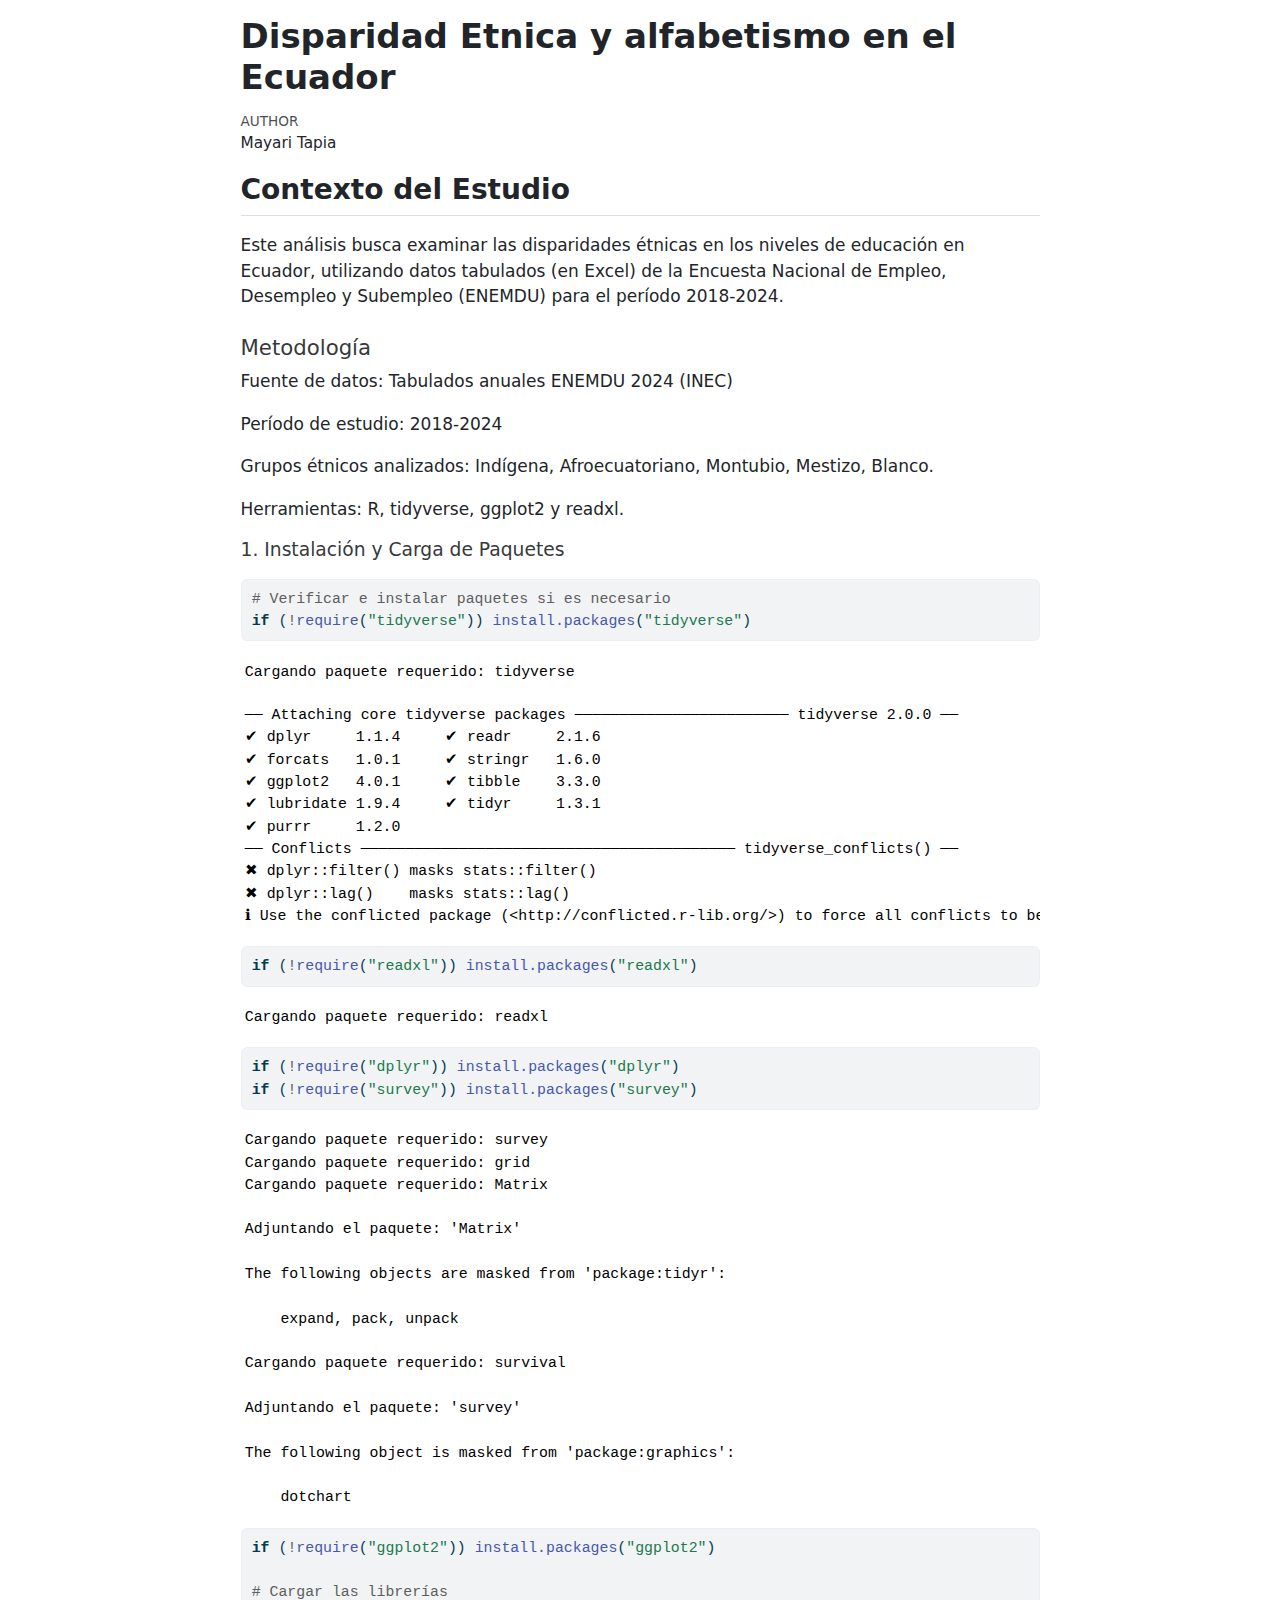
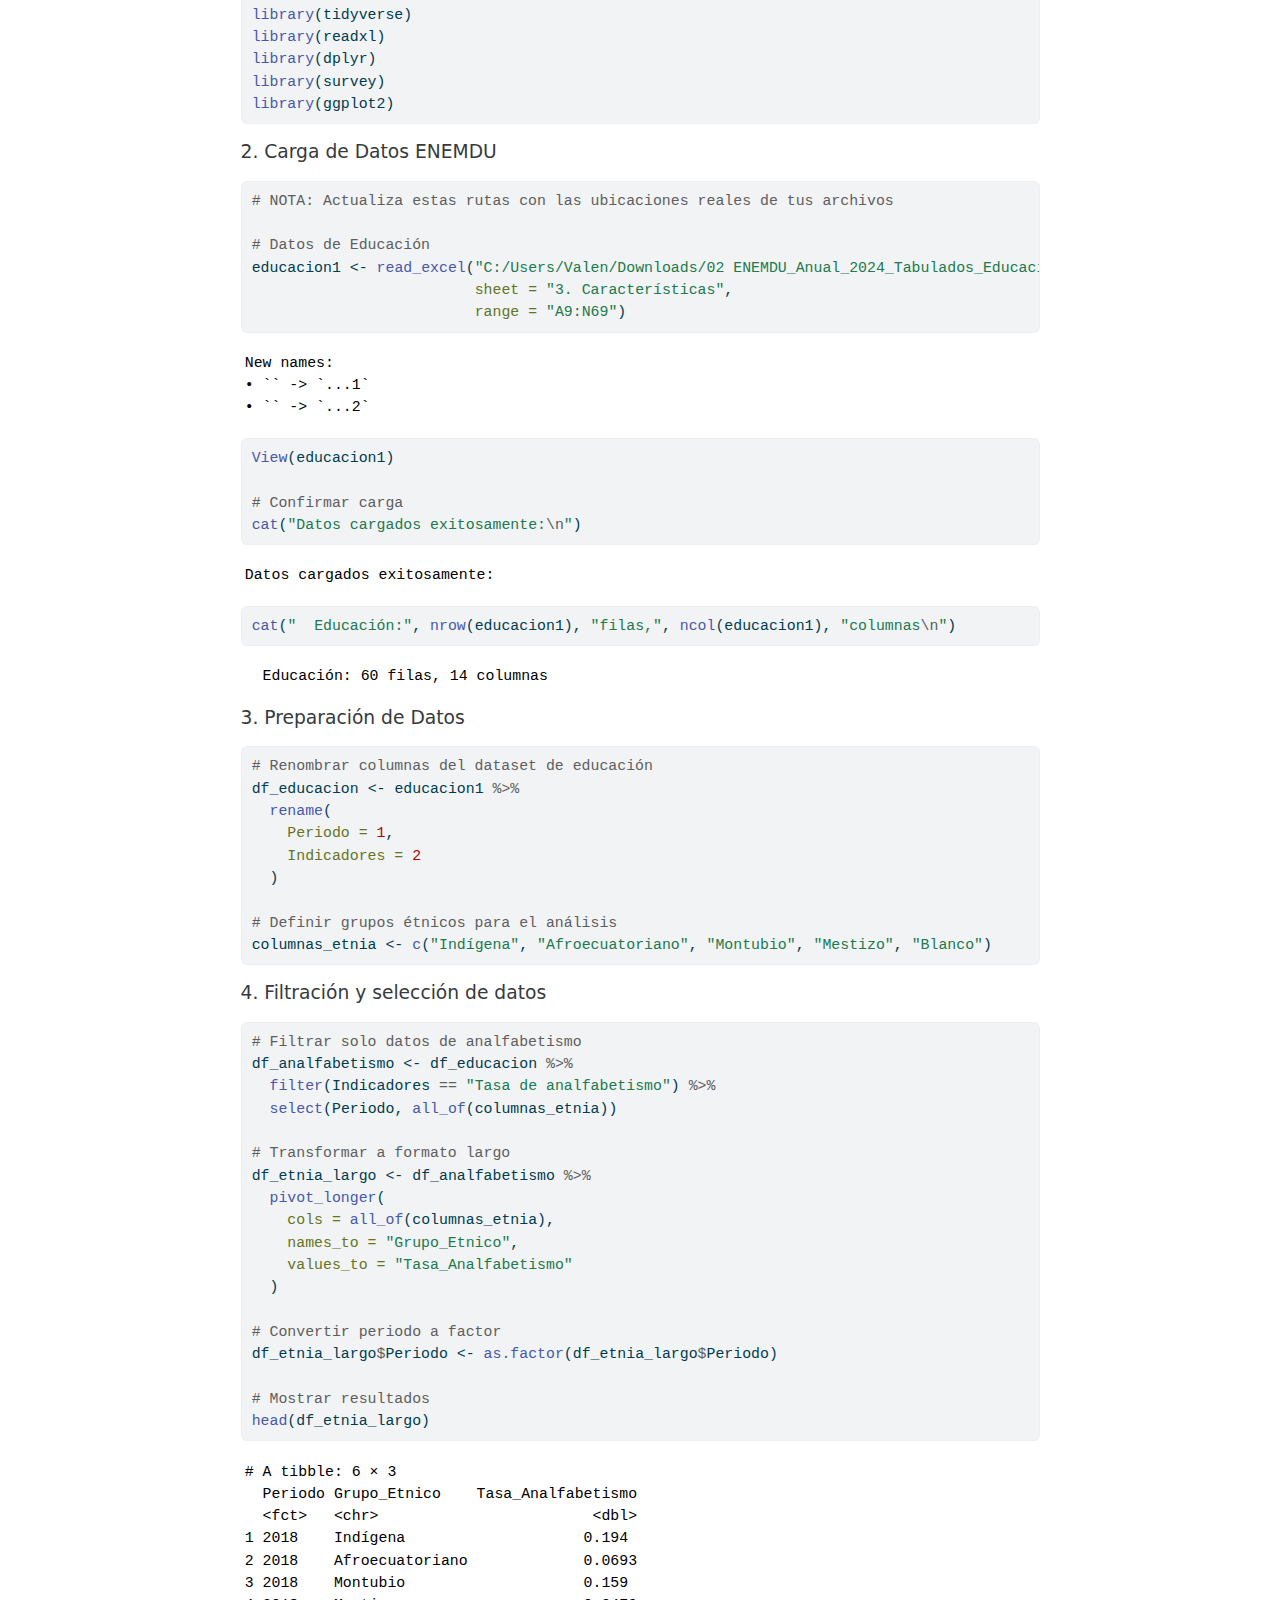
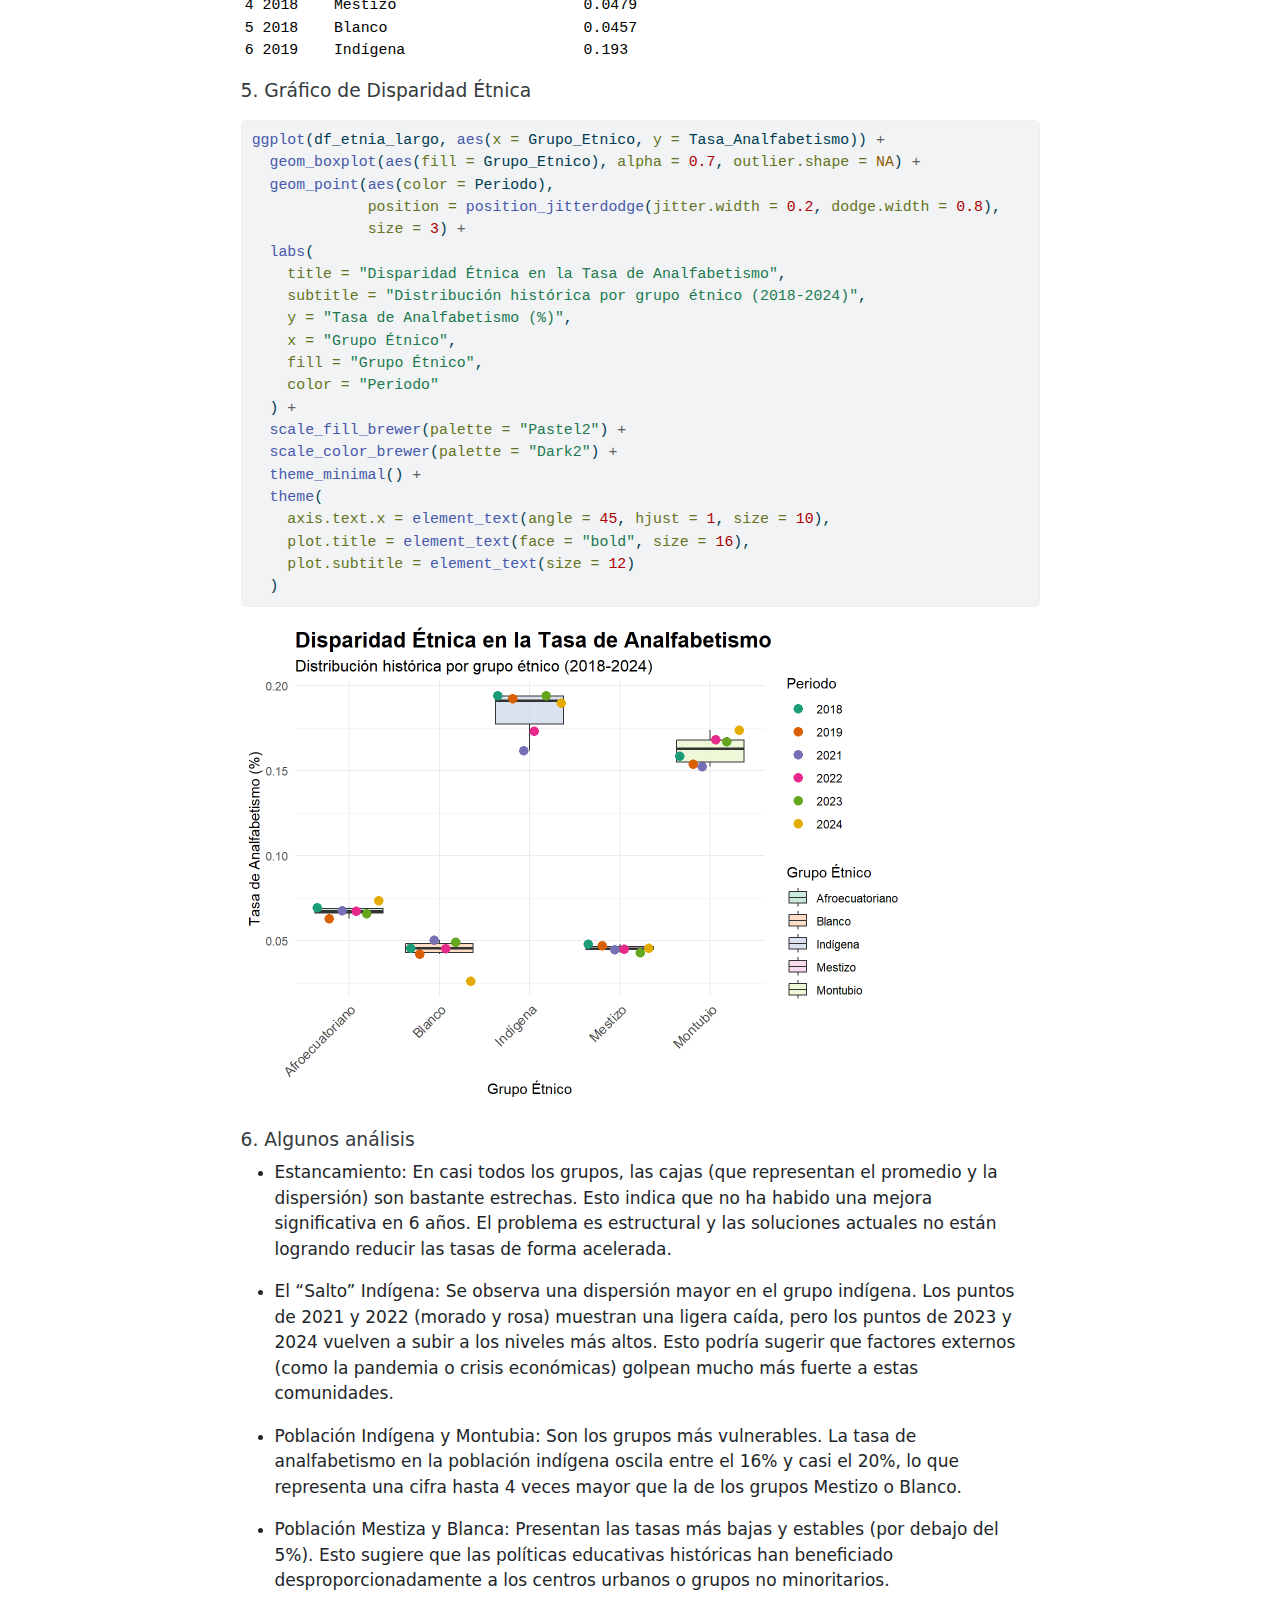
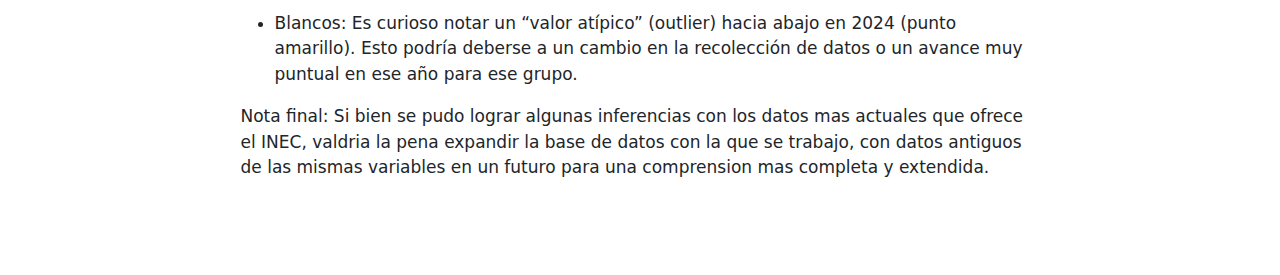
<file: _projects/index.html>
<!DOCTYPE html>
<html xmlns="http://www.w3.org/1999/xhtml" lang="en" xml:lang="en"><head>

<meta charset="utf-8">
<meta name="generator" content="quarto-1.7.32">

<meta name="viewport" content="width=device-width, initial-scale=1.0, user-scalable=yes">

<meta name="author" content="Mayari Tapia">

<title>Disparidad Etnica y alfabetismo en el Ecuador</title>
<style>
code{white-space: pre-wrap;}
span.smallcaps{font-variant: small-caps;}
div.columns{display: flex; gap: min(4vw, 1.5em);}
div.column{flex: auto; overflow-x: auto;}
div.hanging-indent{margin-left: 1.5em; text-indent: -1.5em;}
ul.task-list{list-style: none;}
ul.task-list li input[type="checkbox"] {
  width: 0.8em;
  margin: 0 0.8em 0.2em -1em; /* quarto-specific, see https://github.com/quarto-dev/quarto-cli/issues/4556 */ 
  vertical-align: middle;
}
/* CSS for syntax highlighting */
html { -webkit-text-size-adjust: 100%; }
pre > code.sourceCode { white-space: pre; position: relative; }
pre > code.sourceCode > span { display: inline-block; line-height: 1.25; }
pre > code.sourceCode > span:empty { height: 1.2em; }
.sourceCode { overflow: visible; }
code.sourceCode > span { color: inherit; text-decoration: inherit; }
div.sourceCode { margin: 1em 0; }
pre.sourceCode { margin: 0; }
@media screen {
div.sourceCode { overflow: auto; }
}
@media print {
pre > code.sourceCode { white-space: pre-wrap; }
pre > code.sourceCode > span { text-indent: -5em; padding-left: 5em; }
}
pre.numberSource code
  { counter-reset: source-line 0; }
pre.numberSource code > span
  { position: relative; left: -4em; counter-increment: source-line; }
pre.numberSource code > span > a:first-child::before
  { content: counter(source-line);
    position: relative; left: -1em; text-align: right; vertical-align: baseline;
    border: none; display: inline-block;
    -webkit-touch-callout: none; -webkit-user-select: none;
    -khtml-user-select: none; -moz-user-select: none;
    -ms-user-select: none; user-select: none;
    padding: 0 4px; width: 4em;
  }
pre.numberSource { margin-left: 3em;  padding-left: 4px; }
div.sourceCode
  {   }
@media screen {
pre > code.sourceCode > span > a:first-child::before { text-decoration: underline; }
}
</style>


<script src="Proyecto 1_files/libs/clipboard/clipboard.min.js"></script>
<script src="Proyecto 1_files/libs/quarto-html/quarto.js" type="module"></script>
<script src="Proyecto 1_files/libs/quarto-html/tabsets/tabsets.js" type="module"></script>
<script src="Proyecto 1_files/libs/quarto-html/popper.min.js"></script>
<script src="Proyecto 1_files/libs/quarto-html/tippy.umd.min.js"></script>
<script src="Proyecto 1_files/libs/quarto-html/anchor.min.js"></script>
<link href="Proyecto 1_files/libs/quarto-html/tippy.css" rel="stylesheet">
<link href="Proyecto 1_files/libs/quarto-html/quarto-syntax-highlighting-37eea08aefeeee20ff55810ff984fec1.css" rel="stylesheet" id="quarto-text-highlighting-styles">
<script src="Proyecto 1_files/libs/bootstrap/bootstrap.min.js"></script>
<link href="Proyecto 1_files/libs/bootstrap/bootstrap-icons.css" rel="stylesheet">
<link href="Proyecto 1_files/libs/bootstrap/bootstrap-bb462d781dde1847d9e3ccf7736099dd.min.css" rel="stylesheet" append-hash="true" id="quarto-bootstrap" data-mode="light">


</head>

<body class="fullcontent quarto-light">

<div id="quarto-content" class="page-columns page-rows-contents page-layout-article">

<main class="content" id="quarto-document-content">

<header id="title-block-header" class="quarto-title-block default">
<div class="quarto-title">
<h1 class="title">Disparidad Etnica y alfabetismo en el Ecuador</h1>
</div>



<div class="quarto-title-meta">

    <div>
    <div class="quarto-title-meta-heading">Author</div>
    <div class="quarto-title-meta-contents">
             <p>Mayari Tapia </p>
          </div>
  </div>
    
  
    
  </div>
  


</header>


<section id="contexto-del-estudio" class="level2">
<h2 class="anchored" data-anchor-id="contexto-del-estudio">Contexto del Estudio</h2>
<p>Este análisis busca examinar las disparidades étnicas en los niveles de educación en Ecuador, utilizando datos tabulados (en Excel) de la Encuesta Nacional de Empleo, Desempleo y Subempleo (ENEMDU) para el período 2018-2024.</p>
<section id="metodología" class="level4">
<h4 class="anchored" data-anchor-id="metodología">Metodología</h4>
<p>Fuente de datos: Tabulados anuales ENEMDU 2024 (INEC)</p>
<p>Período de estudio: 2018-2024</p>
<p>Grupos étnicos analizados: Indígena, Afroecuatoriano, Montubio, Mestizo, Blanco.</p>
<p>Herramientas: R, tidyverse, ggplot2 y readxl.</p>
<section id="instalación-y-carga-de-paquetes" class="level5">
<h5 class="anchored" data-anchor-id="instalación-y-carga-de-paquetes">1. Instalación y Carga de Paquetes</h5>
<div class="cell">
<div class="sourceCode cell-code" id="cb1"><pre class="sourceCode r code-with-copy"><code class="sourceCode r"><span id="cb1-1"><a href="#cb1-1" aria-hidden="true" tabindex="-1"></a><span class="co"># Verificar e instalar paquetes si es necesario</span></span>
<span id="cb1-2"><a href="#cb1-2" aria-hidden="true" tabindex="-1"></a><span class="cf">if</span> (<span class="sc">!</span><span class="fu">require</span>(<span class="st">"tidyverse"</span>)) <span class="fu">install.packages</span>(<span class="st">"tidyverse"</span>)</span></code><button title="Copy to Clipboard" class="code-copy-button"><i class="bi"></i></button></pre></div>
<div class="cell-output cell-output-stderr">
<pre><code>Cargando paquete requerido: tidyverse</code></pre>
</div>
<div class="cell-output cell-output-stderr">
<pre><code>── Attaching core tidyverse packages ──────────────────────── tidyverse 2.0.0 ──
✔ dplyr     1.1.4     ✔ readr     2.1.6
✔ forcats   1.0.1     ✔ stringr   1.6.0
✔ ggplot2   4.0.1     ✔ tibble    3.3.0
✔ lubridate 1.9.4     ✔ tidyr     1.3.1
✔ purrr     1.2.0     
── Conflicts ────────────────────────────────────────── tidyverse_conflicts() ──
✖ dplyr::filter() masks stats::filter()
✖ dplyr::lag()    masks stats::lag()
ℹ Use the conflicted package (&lt;http://conflicted.r-lib.org/&gt;) to force all conflicts to become errors</code></pre>
</div>
<div class="sourceCode cell-code" id="cb4"><pre class="sourceCode r code-with-copy"><code class="sourceCode r"><span id="cb4-1"><a href="#cb4-1" aria-hidden="true" tabindex="-1"></a><span class="cf">if</span> (<span class="sc">!</span><span class="fu">require</span>(<span class="st">"readxl"</span>)) <span class="fu">install.packages</span>(<span class="st">"readxl"</span>)</span></code><button title="Copy to Clipboard" class="code-copy-button"><i class="bi"></i></button></pre></div>
<div class="cell-output cell-output-stderr">
<pre><code>Cargando paquete requerido: readxl</code></pre>
</div>
<div class="sourceCode cell-code" id="cb6"><pre class="sourceCode r code-with-copy"><code class="sourceCode r"><span id="cb6-1"><a href="#cb6-1" aria-hidden="true" tabindex="-1"></a><span class="cf">if</span> (<span class="sc">!</span><span class="fu">require</span>(<span class="st">"dplyr"</span>)) <span class="fu">install.packages</span>(<span class="st">"dplyr"</span>)</span>
<span id="cb6-2"><a href="#cb6-2" aria-hidden="true" tabindex="-1"></a><span class="cf">if</span> (<span class="sc">!</span><span class="fu">require</span>(<span class="st">"survey"</span>)) <span class="fu">install.packages</span>(<span class="st">"survey"</span>)</span></code><button title="Copy to Clipboard" class="code-copy-button"><i class="bi"></i></button></pre></div>
<div class="cell-output cell-output-stderr">
<pre><code>Cargando paquete requerido: survey
Cargando paquete requerido: grid
Cargando paquete requerido: Matrix

Adjuntando el paquete: 'Matrix'

The following objects are masked from 'package:tidyr':

    expand, pack, unpack

Cargando paquete requerido: survival

Adjuntando el paquete: 'survey'

The following object is masked from 'package:graphics':

    dotchart</code></pre>
</div>
<div class="sourceCode cell-code" id="cb8"><pre class="sourceCode r code-with-copy"><code class="sourceCode r"><span id="cb8-1"><a href="#cb8-1" aria-hidden="true" tabindex="-1"></a><span class="cf">if</span> (<span class="sc">!</span><span class="fu">require</span>(<span class="st">"ggplot2"</span>)) <span class="fu">install.packages</span>(<span class="st">"ggplot2"</span>)</span>
<span id="cb8-2"><a href="#cb8-2" aria-hidden="true" tabindex="-1"></a></span>
<span id="cb8-3"><a href="#cb8-3" aria-hidden="true" tabindex="-1"></a><span class="co"># Cargar las librerías</span></span>
<span id="cb8-4"><a href="#cb8-4" aria-hidden="true" tabindex="-1"></a><span class="fu">library</span>(tidyverse)</span>
<span id="cb8-5"><a href="#cb8-5" aria-hidden="true" tabindex="-1"></a><span class="fu">library</span>(readxl)</span>
<span id="cb8-6"><a href="#cb8-6" aria-hidden="true" tabindex="-1"></a><span class="fu">library</span>(dplyr)</span>
<span id="cb8-7"><a href="#cb8-7" aria-hidden="true" tabindex="-1"></a><span class="fu">library</span>(survey)</span>
<span id="cb8-8"><a href="#cb8-8" aria-hidden="true" tabindex="-1"></a><span class="fu">library</span>(ggplot2)</span></code><button title="Copy to Clipboard" class="code-copy-button"><i class="bi"></i></button></pre></div>
</div>
</section>
<section id="carga-de-datos-enemdu" class="level5">
<h5 class="anchored" data-anchor-id="carga-de-datos-enemdu">2. Carga de Datos ENEMDU</h5>
<div class="cell">
<div class="sourceCode cell-code" id="cb9"><pre class="sourceCode r code-with-copy"><code class="sourceCode r"><span id="cb9-1"><a href="#cb9-1" aria-hidden="true" tabindex="-1"></a><span class="co"># NOTA: Actualiza estas rutas con las ubicaciones reales de tus archivos</span></span>
<span id="cb9-2"><a href="#cb9-2" aria-hidden="true" tabindex="-1"></a></span>
<span id="cb9-3"><a href="#cb9-3" aria-hidden="true" tabindex="-1"></a><span class="co"># Datos de Educación</span></span>
<span id="cb9-4"><a href="#cb9-4" aria-hidden="true" tabindex="-1"></a>educacion1 <span class="ot">&lt;-</span> <span class="fu">read_excel</span>(<span class="st">"C:/Users/Valen/Downloads/02 ENEMDU_Anual_2024_Tabulados_Educación.xlsx"</span>, </span>
<span id="cb9-5"><a href="#cb9-5" aria-hidden="true" tabindex="-1"></a>                         <span class="at">sheet =</span> <span class="st">"3. Características"</span>, </span>
<span id="cb9-6"><a href="#cb9-6" aria-hidden="true" tabindex="-1"></a>                         <span class="at">range =</span> <span class="st">"A9:N69"</span>)</span></code><button title="Copy to Clipboard" class="code-copy-button"><i class="bi"></i></button></pre></div>
<div class="cell-output cell-output-stderr">
<pre><code>New names:
• `` -&gt; `...1`
• `` -&gt; `...2`</code></pre>
</div>
<div class="sourceCode cell-code" id="cb11"><pre class="sourceCode r code-with-copy"><code class="sourceCode r"><span id="cb11-1"><a href="#cb11-1" aria-hidden="true" tabindex="-1"></a><span class="fu">View</span>(educacion1)</span>
<span id="cb11-2"><a href="#cb11-2" aria-hidden="true" tabindex="-1"></a></span>
<span id="cb11-3"><a href="#cb11-3" aria-hidden="true" tabindex="-1"></a><span class="co"># Confirmar carga</span></span>
<span id="cb11-4"><a href="#cb11-4" aria-hidden="true" tabindex="-1"></a><span class="fu">cat</span>(<span class="st">"Datos cargados exitosamente:</span><span class="sc">\n</span><span class="st">"</span>)</span></code><button title="Copy to Clipboard" class="code-copy-button"><i class="bi"></i></button></pre></div>
<div class="cell-output cell-output-stdout">
<pre><code>Datos cargados exitosamente:</code></pre>
</div>
<div class="sourceCode cell-code" id="cb13"><pre class="sourceCode r code-with-copy"><code class="sourceCode r"><span id="cb13-1"><a href="#cb13-1" aria-hidden="true" tabindex="-1"></a><span class="fu">cat</span>(<span class="st">"  Educación:"</span>, <span class="fu">nrow</span>(educacion1), <span class="st">"filas,"</span>, <span class="fu">ncol</span>(educacion1), <span class="st">"columnas</span><span class="sc">\n</span><span class="st">"</span>)</span></code><button title="Copy to Clipboard" class="code-copy-button"><i class="bi"></i></button></pre></div>
<div class="cell-output cell-output-stdout">
<pre><code>  Educación: 60 filas, 14 columnas</code></pre>
</div>
</div>
</section>
<section id="preparación-de-datos" class="level5">
<h5 class="anchored" data-anchor-id="preparación-de-datos">3. Preparación de Datos</h5>
<div class="cell">
<div class="sourceCode cell-code" id="cb15"><pre class="sourceCode r code-with-copy"><code class="sourceCode r"><span id="cb15-1"><a href="#cb15-1" aria-hidden="true" tabindex="-1"></a><span class="co"># Renombrar columnas del dataset de educación</span></span>
<span id="cb15-2"><a href="#cb15-2" aria-hidden="true" tabindex="-1"></a>df_educacion <span class="ot">&lt;-</span> educacion1 <span class="sc">%&gt;%</span> </span>
<span id="cb15-3"><a href="#cb15-3" aria-hidden="true" tabindex="-1"></a>  <span class="fu">rename</span>(</span>
<span id="cb15-4"><a href="#cb15-4" aria-hidden="true" tabindex="-1"></a>    <span class="at">Periodo =</span> <span class="dv">1</span>,</span>
<span id="cb15-5"><a href="#cb15-5" aria-hidden="true" tabindex="-1"></a>    <span class="at">Indicadores =</span> <span class="dv">2</span></span>
<span id="cb15-6"><a href="#cb15-6" aria-hidden="true" tabindex="-1"></a>  )</span>
<span id="cb15-7"><a href="#cb15-7" aria-hidden="true" tabindex="-1"></a></span>
<span id="cb15-8"><a href="#cb15-8" aria-hidden="true" tabindex="-1"></a><span class="co"># Definir grupos étnicos para el análisis</span></span>
<span id="cb15-9"><a href="#cb15-9" aria-hidden="true" tabindex="-1"></a>columnas_etnia <span class="ot">&lt;-</span> <span class="fu">c</span>(<span class="st">"Indígena"</span>, <span class="st">"Afroecuatoriano"</span>, <span class="st">"Montubio"</span>, <span class="st">"Mestizo"</span>, <span class="st">"Blanco"</span>)</span></code><button title="Copy to Clipboard" class="code-copy-button"><i class="bi"></i></button></pre></div>
</div>
</section>
<section id="filtración-y-selección-de-datos" class="level5">
<h5 class="anchored" data-anchor-id="filtración-y-selección-de-datos">4. Filtración y selección de datos</h5>
<div class="cell">
<div class="sourceCode cell-code" id="cb16"><pre class="sourceCode r code-with-copy"><code class="sourceCode r"><span id="cb16-1"><a href="#cb16-1" aria-hidden="true" tabindex="-1"></a><span class="co"># Filtrar solo datos de analfabetismo</span></span>
<span id="cb16-2"><a href="#cb16-2" aria-hidden="true" tabindex="-1"></a>df_analfabetismo <span class="ot">&lt;-</span> df_educacion <span class="sc">%&gt;%</span></span>
<span id="cb16-3"><a href="#cb16-3" aria-hidden="true" tabindex="-1"></a>  <span class="fu">filter</span>(Indicadores <span class="sc">==</span> <span class="st">"Tasa de analfabetismo"</span>) <span class="sc">%&gt;%</span></span>
<span id="cb16-4"><a href="#cb16-4" aria-hidden="true" tabindex="-1"></a>  <span class="fu">select</span>(Periodo, <span class="fu">all_of</span>(columnas_etnia))</span>
<span id="cb16-5"><a href="#cb16-5" aria-hidden="true" tabindex="-1"></a></span>
<span id="cb16-6"><a href="#cb16-6" aria-hidden="true" tabindex="-1"></a><span class="co"># Transformar a formato largo</span></span>
<span id="cb16-7"><a href="#cb16-7" aria-hidden="true" tabindex="-1"></a>df_etnia_largo <span class="ot">&lt;-</span> df_analfabetismo <span class="sc">%&gt;%</span></span>
<span id="cb16-8"><a href="#cb16-8" aria-hidden="true" tabindex="-1"></a>  <span class="fu">pivot_longer</span>(</span>
<span id="cb16-9"><a href="#cb16-9" aria-hidden="true" tabindex="-1"></a>    <span class="at">cols =</span> <span class="fu">all_of</span>(columnas_etnia),</span>
<span id="cb16-10"><a href="#cb16-10" aria-hidden="true" tabindex="-1"></a>    <span class="at">names_to =</span> <span class="st">"Grupo_Etnico"</span>,</span>
<span id="cb16-11"><a href="#cb16-11" aria-hidden="true" tabindex="-1"></a>    <span class="at">values_to =</span> <span class="st">"Tasa_Analfabetismo"</span></span>
<span id="cb16-12"><a href="#cb16-12" aria-hidden="true" tabindex="-1"></a>  )</span>
<span id="cb16-13"><a href="#cb16-13" aria-hidden="true" tabindex="-1"></a></span>
<span id="cb16-14"><a href="#cb16-14" aria-hidden="true" tabindex="-1"></a><span class="co"># Convertir periodo a factor</span></span>
<span id="cb16-15"><a href="#cb16-15" aria-hidden="true" tabindex="-1"></a>df_etnia_largo<span class="sc">$</span>Periodo <span class="ot">&lt;-</span> <span class="fu">as.factor</span>(df_etnia_largo<span class="sc">$</span>Periodo)</span>
<span id="cb16-16"><a href="#cb16-16" aria-hidden="true" tabindex="-1"></a></span>
<span id="cb16-17"><a href="#cb16-17" aria-hidden="true" tabindex="-1"></a><span class="co"># Mostrar resultados</span></span>
<span id="cb16-18"><a href="#cb16-18" aria-hidden="true" tabindex="-1"></a><span class="fu">head</span>(df_etnia_largo)</span></code><button title="Copy to Clipboard" class="code-copy-button"><i class="bi"></i></button></pre></div>
<div class="cell-output cell-output-stdout">
<pre><code># A tibble: 6 × 3
  Periodo Grupo_Etnico    Tasa_Analfabetismo
  &lt;fct&gt;   &lt;chr&gt;                        &lt;dbl&gt;
1 2018    Indígena                    0.194 
2 2018    Afroecuatoriano             0.0693
3 2018    Montubio                    0.159 
4 2018    Mestizo                     0.0479
5 2018    Blanco                      0.0457
6 2019    Indígena                    0.193 </code></pre>
</div>
</div>
</section>
<section id="gráfico-de-disparidad-étnica" class="level5">
<h5 class="anchored" data-anchor-id="gráfico-de-disparidad-étnica">5. Gráfico de Disparidad Étnica</h5>
<div class="cell">
<div class="sourceCode cell-code" id="cb18"><pre class="sourceCode r code-with-copy"><code class="sourceCode r"><span id="cb18-1"><a href="#cb18-1" aria-hidden="true" tabindex="-1"></a><span class="fu">ggplot</span>(df_etnia_largo, <span class="fu">aes</span>(<span class="at">x =</span> Grupo_Etnico, <span class="at">y =</span> Tasa_Analfabetismo)) <span class="sc">+</span></span>
<span id="cb18-2"><a href="#cb18-2" aria-hidden="true" tabindex="-1"></a>  <span class="fu">geom_boxplot</span>(<span class="fu">aes</span>(<span class="at">fill =</span> Grupo_Etnico), <span class="at">alpha =</span> <span class="fl">0.7</span>, <span class="at">outlier.shape =</span> <span class="cn">NA</span>) <span class="sc">+</span></span>
<span id="cb18-3"><a href="#cb18-3" aria-hidden="true" tabindex="-1"></a>  <span class="fu">geom_point</span>(<span class="fu">aes</span>(<span class="at">color =</span> Periodo),</span>
<span id="cb18-4"><a href="#cb18-4" aria-hidden="true" tabindex="-1"></a>             <span class="at">position =</span> <span class="fu">position_jitterdodge</span>(<span class="at">jitter.width =</span> <span class="fl">0.2</span>, <span class="at">dodge.width =</span> <span class="fl">0.8</span>),</span>
<span id="cb18-5"><a href="#cb18-5" aria-hidden="true" tabindex="-1"></a>             <span class="at">size =</span> <span class="dv">3</span>) <span class="sc">+</span></span>
<span id="cb18-6"><a href="#cb18-6" aria-hidden="true" tabindex="-1"></a>  <span class="fu">labs</span>(</span>
<span id="cb18-7"><a href="#cb18-7" aria-hidden="true" tabindex="-1"></a>    <span class="at">title =</span> <span class="st">"Disparidad Étnica en la Tasa de Analfabetismo"</span>,</span>
<span id="cb18-8"><a href="#cb18-8" aria-hidden="true" tabindex="-1"></a>    <span class="at">subtitle =</span> <span class="st">"Distribución histórica por grupo étnico (2018-2024)"</span>,</span>
<span id="cb18-9"><a href="#cb18-9" aria-hidden="true" tabindex="-1"></a>    <span class="at">y =</span> <span class="st">"Tasa de Analfabetismo (%)"</span>,</span>
<span id="cb18-10"><a href="#cb18-10" aria-hidden="true" tabindex="-1"></a>    <span class="at">x =</span> <span class="st">"Grupo Étnico"</span>,</span>
<span id="cb18-11"><a href="#cb18-11" aria-hidden="true" tabindex="-1"></a>    <span class="at">fill =</span> <span class="st">"Grupo Étnico"</span>,</span>
<span id="cb18-12"><a href="#cb18-12" aria-hidden="true" tabindex="-1"></a>    <span class="at">color =</span> <span class="st">"Periodo"</span></span>
<span id="cb18-13"><a href="#cb18-13" aria-hidden="true" tabindex="-1"></a>  ) <span class="sc">+</span></span>
<span id="cb18-14"><a href="#cb18-14" aria-hidden="true" tabindex="-1"></a>  <span class="fu">scale_fill_brewer</span>(<span class="at">palette =</span> <span class="st">"Pastel2"</span>) <span class="sc">+</span></span>
<span id="cb18-15"><a href="#cb18-15" aria-hidden="true" tabindex="-1"></a>  <span class="fu">scale_color_brewer</span>(<span class="at">palette =</span> <span class="st">"Dark2"</span>) <span class="sc">+</span></span>
<span id="cb18-16"><a href="#cb18-16" aria-hidden="true" tabindex="-1"></a>  <span class="fu">theme_minimal</span>() <span class="sc">+</span></span>
<span id="cb18-17"><a href="#cb18-17" aria-hidden="true" tabindex="-1"></a>  <span class="fu">theme</span>(</span>
<span id="cb18-18"><a href="#cb18-18" aria-hidden="true" tabindex="-1"></a>    <span class="at">axis.text.x =</span> <span class="fu">element_text</span>(<span class="at">angle =</span> <span class="dv">45</span>, <span class="at">hjust =</span> <span class="dv">1</span>, <span class="at">size =</span> <span class="dv">10</span>),</span>
<span id="cb18-19"><a href="#cb18-19" aria-hidden="true" tabindex="-1"></a>    <span class="at">plot.title =</span> <span class="fu">element_text</span>(<span class="at">face =</span> <span class="st">"bold"</span>, <span class="at">size =</span> <span class="dv">16</span>),</span>
<span id="cb18-20"><a href="#cb18-20" aria-hidden="true" tabindex="-1"></a>    <span class="at">plot.subtitle =</span> <span class="fu">element_text</span>(<span class="at">size =</span> <span class="dv">12</span>)</span>
<span id="cb18-21"><a href="#cb18-21" aria-hidden="true" tabindex="-1"></a>  )</span></code><button title="Copy to Clipboard" class="code-copy-button"><i class="bi"></i></button></pre></div>
<div class="cell-output-display">
<div>
<figure class="figure">
<p><img src="Proyecto-1_files/figure-html/unnamed-chunk-5-1.png" class="img-fluid figure-img" width="672"></p>
</figure>
</div>
</div>
</div>
</section>
<section id="algunos-análisis" class="level5">
<h5 class="anchored" data-anchor-id="algunos-análisis">6. Algunos análisis</h5>
<ul>
<li><p>Estancamiento: En casi todos los grupos, las cajas (que representan el promedio y la dispersión) son bastante estrechas. Esto indica que no ha habido una mejora significativa en 6 años. El problema es estructural y las soluciones actuales no están logrando reducir las tasas de forma acelerada.</p></li>
<li><p>El “Salto” Indígena: Se observa una dispersión mayor en el grupo indígena. Los puntos de 2021 y 2022 (morado y rosa) muestran una ligera caída, pero los puntos de 2023 y 2024 vuelven a subir a los niveles más altos. Esto podría sugerir que factores externos (como la pandemia o crisis económicas) golpean mucho más fuerte a estas comunidades.</p></li>
<li><p>Población Indígena y Montubia: Son los grupos más vulnerables. La tasa de analfabetismo en la población indígena oscila entre el 16% y casi el 20%, lo que representa una cifra hasta 4 veces mayor que la de los grupos Mestizo o Blanco.</p></li>
<li><p>Población Mestiza y Blanca: Presentan las tasas más bajas y estables (por debajo del 5%). Esto sugiere que las políticas educativas históricas han beneficiado desproporcionadamente a los centros urbanos o grupos no minoritarios.</p></li>
<li><p>Blancos: Es curioso notar un “valor atípico” (outlier) hacia abajo en 2024 (punto amarillo). Esto podría deberse a un cambio en la recolección de datos o un avance muy puntual en ese año para ese grupo.</p></li>
</ul>
<p>Nota final: Si bien se pudo lograr algunas inferencias con los datos mas actuales que ofrece el INEC, valdria la pena expandir la base de datos con la que se trabajo, con datos antiguos de las mismas variables en un futuro para una comprension mas completa y extendida.</p>
</section>
</section>
</section>

</main>
<!-- /main column -->
<script id="quarto-html-after-body" type="application/javascript">
  window.document.addEventListener("DOMContentLoaded", function (event) {
    const icon = "";
    const anchorJS = new window.AnchorJS();
    anchorJS.options = {
      placement: 'right',
      icon: icon
    };
    anchorJS.add('.anchored');
    const isCodeAnnotation = (el) => {
      for (const clz of el.classList) {
        if (clz.startsWith('code-annotation-')) {                     
          return true;
        }
      }
      return false;
    }
    const onCopySuccess = function(e) {
      // button target
      const button = e.trigger;
      // don't keep focus
      button.blur();
      // flash "checked"
      button.classList.add('code-copy-button-checked');
      var currentTitle = button.getAttribute("title");
      button.setAttribute("title", "Copied!");
      let tooltip;
      if (window.bootstrap) {
        button.setAttribute("data-bs-toggle", "tooltip");
        button.setAttribute("data-bs-placement", "left");
        button.setAttribute("data-bs-title", "Copied!");
        tooltip = new bootstrap.Tooltip(button, 
          { trigger: "manual", 
            customClass: "code-copy-button-tooltip",
            offset: [0, -8]});
        tooltip.show();    
      }
      setTimeout(function() {
        if (tooltip) {
          tooltip.hide();
          button.removeAttribute("data-bs-title");
          button.removeAttribute("data-bs-toggle");
          button.removeAttribute("data-bs-placement");
        }
        button.setAttribute("title", currentTitle);
        button.classList.remove('code-copy-button-checked');
      }, 1000);
      // clear code selection
      e.clearSelection();
    }
    const getTextToCopy = function(trigger) {
        const codeEl = trigger.previousElementSibling.cloneNode(true);
        for (const childEl of codeEl.children) {
          if (isCodeAnnotation(childEl)) {
            childEl.remove();
          }
        }
        return codeEl.innerText;
    }
    const clipboard = new window.ClipboardJS('.code-copy-button:not([data-in-quarto-modal])', {
      text: getTextToCopy
    });
    clipboard.on('success', onCopySuccess);
    if (window.document.getElementById('quarto-embedded-source-code-modal')) {
      const clipboardModal = new window.ClipboardJS('.code-copy-button[data-in-quarto-modal]', {
        text: getTextToCopy,
        container: window.document.getElementById('quarto-embedded-source-code-modal')
      });
      clipboardModal.on('success', onCopySuccess);
    }
      var localhostRegex = new RegExp(/^(?:http|https):\/\/localhost\:?[0-9]*\//);
      var mailtoRegex = new RegExp(/^mailto:/);
        var filterRegex = new RegExp('/' + window.location.host + '/');
      var isInternal = (href) => {
          return filterRegex.test(href) || localhostRegex.test(href) || mailtoRegex.test(href);
      }
      // Inspect non-navigation links and adorn them if external
     var links = window.document.querySelectorAll('a[href]:not(.nav-link):not(.navbar-brand):not(.toc-action):not(.sidebar-link):not(.sidebar-item-toggle):not(.pagination-link):not(.no-external):not([aria-hidden]):not(.dropdown-item):not(.quarto-navigation-tool):not(.about-link)');
      for (var i=0; i<links.length; i++) {
        const link = links[i];
        if (!isInternal(link.href)) {
          // undo the damage that might have been done by quarto-nav.js in the case of
          // links that we want to consider external
          if (link.dataset.originalHref !== undefined) {
            link.href = link.dataset.originalHref;
          }
        }
      }
    function tippyHover(el, contentFn, onTriggerFn, onUntriggerFn) {
      const config = {
        allowHTML: true,
        maxWidth: 500,
        delay: 100,
        arrow: false,
        appendTo: function(el) {
            return el.parentElement;
        },
        interactive: true,
        interactiveBorder: 10,
        theme: 'quarto',
        placement: 'bottom-start',
      };
      if (contentFn) {
        config.content = contentFn;
      }
      if (onTriggerFn) {
        config.onTrigger = onTriggerFn;
      }
      if (onUntriggerFn) {
        config.onUntrigger = onUntriggerFn;
      }
      window.tippy(el, config); 
    }
    const noterefs = window.document.querySelectorAll('a[role="doc-noteref"]');
    for (var i=0; i<noterefs.length; i++) {
      const ref = noterefs[i];
      tippyHover(ref, function() {
        // use id or data attribute instead here
        let href = ref.getAttribute('data-footnote-href') || ref.getAttribute('href');
        try { href = new URL(href).hash; } catch {}
        const id = href.replace(/^#\/?/, "");
        const note = window.document.getElementById(id);
        if (note) {
          return note.innerHTML;
        } else {
          return "";
        }
      });
    }
    const xrefs = window.document.querySelectorAll('a.quarto-xref');
    const processXRef = (id, note) => {
      // Strip column container classes
      const stripColumnClz = (el) => {
        el.classList.remove("page-full", "page-columns");
        if (el.children) {
          for (const child of el.children) {
            stripColumnClz(child);
          }
        }
      }
      stripColumnClz(note)
      if (id === null || id.startsWith('sec-')) {
        // Special case sections, only their first couple elements
        const container = document.createElement("div");
        if (note.children && note.children.length > 2) {
          container.appendChild(note.children[0].cloneNode(true));
          for (let i = 1; i < note.children.length; i++) {
            const child = note.children[i];
            if (child.tagName === "P" && child.innerText === "") {
              continue;
            } else {
              container.appendChild(child.cloneNode(true));
              break;
            }
          }
          if (window.Quarto?.typesetMath) {
            window.Quarto.typesetMath(container);
          }
          return container.innerHTML
        } else {
          if (window.Quarto?.typesetMath) {
            window.Quarto.typesetMath(note);
          }
          return note.innerHTML;
        }
      } else {
        // Remove any anchor links if they are present
        const anchorLink = note.querySelector('a.anchorjs-link');
        if (anchorLink) {
          anchorLink.remove();
        }
        if (window.Quarto?.typesetMath) {
          window.Quarto.typesetMath(note);
        }
        if (note.classList.contains("callout")) {
          return note.outerHTML;
        } else {
          return note.innerHTML;
        }
      }
    }
    for (var i=0; i<xrefs.length; i++) {
      const xref = xrefs[i];
      tippyHover(xref, undefined, function(instance) {
        instance.disable();
        let url = xref.getAttribute('href');
        let hash = undefined; 
        if (url.startsWith('#')) {
          hash = url;
        } else {
          try { hash = new URL(url).hash; } catch {}
        }
        if (hash) {
          const id = hash.replace(/^#\/?/, "");
          const note = window.document.getElementById(id);
          if (note !== null) {
            try {
              const html = processXRef(id, note.cloneNode(true));
              instance.setContent(html);
            } finally {
              instance.enable();
              instance.show();
            }
          } else {
            // See if we can fetch this
            fetch(url.split('#')[0])
            .then(res => res.text())
            .then(html => {
              const parser = new DOMParser();
              const htmlDoc = parser.parseFromString(html, "text/html");
              const note = htmlDoc.getElementById(id);
              if (note !== null) {
                const html = processXRef(id, note);
                instance.setContent(html);
              } 
            }).finally(() => {
              instance.enable();
              instance.show();
            });
          }
        } else {
          // See if we can fetch a full url (with no hash to target)
          // This is a special case and we should probably do some content thinning / targeting
          fetch(url)
          .then(res => res.text())
          .then(html => {
            const parser = new DOMParser();
            const htmlDoc = parser.parseFromString(html, "text/html");
            const note = htmlDoc.querySelector('main.content');
            if (note !== null) {
              // This should only happen for chapter cross references
              // (since there is no id in the URL)
              // remove the first header
              if (note.children.length > 0 && note.children[0].tagName === "HEADER") {
                note.children[0].remove();
              }
              const html = processXRef(null, note);
              instance.setContent(html);
            } 
          }).finally(() => {
            instance.enable();
            instance.show();
          });
        }
      }, function(instance) {
      });
    }
        let selectedAnnoteEl;
        const selectorForAnnotation = ( cell, annotation) => {
          let cellAttr = 'data-code-cell="' + cell + '"';
          let lineAttr = 'data-code-annotation="' +  annotation + '"';
          const selector = 'span[' + cellAttr + '][' + lineAttr + ']';
          return selector;
        }
        const selectCodeLines = (annoteEl) => {
          const doc = window.document;
          const targetCell = annoteEl.getAttribute("data-target-cell");
          const targetAnnotation = annoteEl.getAttribute("data-target-annotation");
          const annoteSpan = window.document.querySelector(selectorForAnnotation(targetCell, targetAnnotation));
          const lines = annoteSpan.getAttribute("data-code-lines").split(",");
          const lineIds = lines.map((line) => {
            return targetCell + "-" + line;
          })
          let top = null;
          let height = null;
          let parent = null;
          if (lineIds.length > 0) {
              //compute the position of the single el (top and bottom and make a div)
              const el = window.document.getElementById(lineIds[0]);
              top = el.offsetTop;
              height = el.offsetHeight;
              parent = el.parentElement.parentElement;
            if (lineIds.length > 1) {
              const lastEl = window.document.getElementById(lineIds[lineIds.length - 1]);
              const bottom = lastEl.offsetTop + lastEl.offsetHeight;
              height = bottom - top;
            }
            if (top !== null && height !== null && parent !== null) {
              // cook up a div (if necessary) and position it 
              let div = window.document.getElementById("code-annotation-line-highlight");
              if (div === null) {
                div = window.document.createElement("div");
                div.setAttribute("id", "code-annotation-line-highlight");
                div.style.position = 'absolute';
                parent.appendChild(div);
              }
              div.style.top = top - 2 + "px";
              div.style.height = height + 4 + "px";
              div.style.left = 0;
              let gutterDiv = window.document.getElementById("code-annotation-line-highlight-gutter");
              if (gutterDiv === null) {
                gutterDiv = window.document.createElement("div");
                gutterDiv.setAttribute("id", "code-annotation-line-highlight-gutter");
                gutterDiv.style.position = 'absolute';
                const codeCell = window.document.getElementById(targetCell);
                const gutter = codeCell.querySelector('.code-annotation-gutter');
                gutter.appendChild(gutterDiv);
              }
              gutterDiv.style.top = top - 2 + "px";
              gutterDiv.style.height = height + 4 + "px";
            }
            selectedAnnoteEl = annoteEl;
          }
        };
        const unselectCodeLines = () => {
          const elementsIds = ["code-annotation-line-highlight", "code-annotation-line-highlight-gutter"];
          elementsIds.forEach((elId) => {
            const div = window.document.getElementById(elId);
            if (div) {
              div.remove();
            }
          });
          selectedAnnoteEl = undefined;
        };
          // Handle positioning of the toggle
      window.addEventListener(
        "resize",
        throttle(() => {
          elRect = undefined;
          if (selectedAnnoteEl) {
            selectCodeLines(selectedAnnoteEl);
          }
        }, 10)
      );
      function throttle(fn, ms) {
      let throttle = false;
      let timer;
        return (...args) => {
          if(!throttle) { // first call gets through
              fn.apply(this, args);
              throttle = true;
          } else { // all the others get throttled
              if(timer) clearTimeout(timer); // cancel #2
              timer = setTimeout(() => {
                fn.apply(this, args);
                timer = throttle = false;
              }, ms);
          }
        };
      }
        // Attach click handler to the DT
        const annoteDls = window.document.querySelectorAll('dt[data-target-cell]');
        for (const annoteDlNode of annoteDls) {
          annoteDlNode.addEventListener('click', (event) => {
            const clickedEl = event.target;
            if (clickedEl !== selectedAnnoteEl) {
              unselectCodeLines();
              const activeEl = window.document.querySelector('dt[data-target-cell].code-annotation-active');
              if (activeEl) {
                activeEl.classList.remove('code-annotation-active');
              }
              selectCodeLines(clickedEl);
              clickedEl.classList.add('code-annotation-active');
            } else {
              // Unselect the line
              unselectCodeLines();
              clickedEl.classList.remove('code-annotation-active');
            }
          });
        }
    const findCites = (el) => {
      const parentEl = el.parentElement;
      if (parentEl) {
        const cites = parentEl.dataset.cites;
        if (cites) {
          return {
            el,
            cites: cites.split(' ')
          };
        } else {
          return findCites(el.parentElement)
        }
      } else {
        return undefined;
      }
    };
    var bibliorefs = window.document.querySelectorAll('a[role="doc-biblioref"]');
    for (var i=0; i<bibliorefs.length; i++) {
      const ref = bibliorefs[i];
      const citeInfo = findCites(ref);
      if (citeInfo) {
        tippyHover(citeInfo.el, function() {
          var popup = window.document.createElement('div');
          citeInfo.cites.forEach(function(cite) {
            var citeDiv = window.document.createElement('div');
            citeDiv.classList.add('hanging-indent');
            citeDiv.classList.add('csl-entry');
            var biblioDiv = window.document.getElementById('ref-' + cite);
            if (biblioDiv) {
              citeDiv.innerHTML = biblioDiv.innerHTML;
            }
            popup.appendChild(citeDiv);
          });
          return popup.innerHTML;
        });
      }
    }
  });
  </script>
</div> <!-- /content -->




</body></html>
</file>
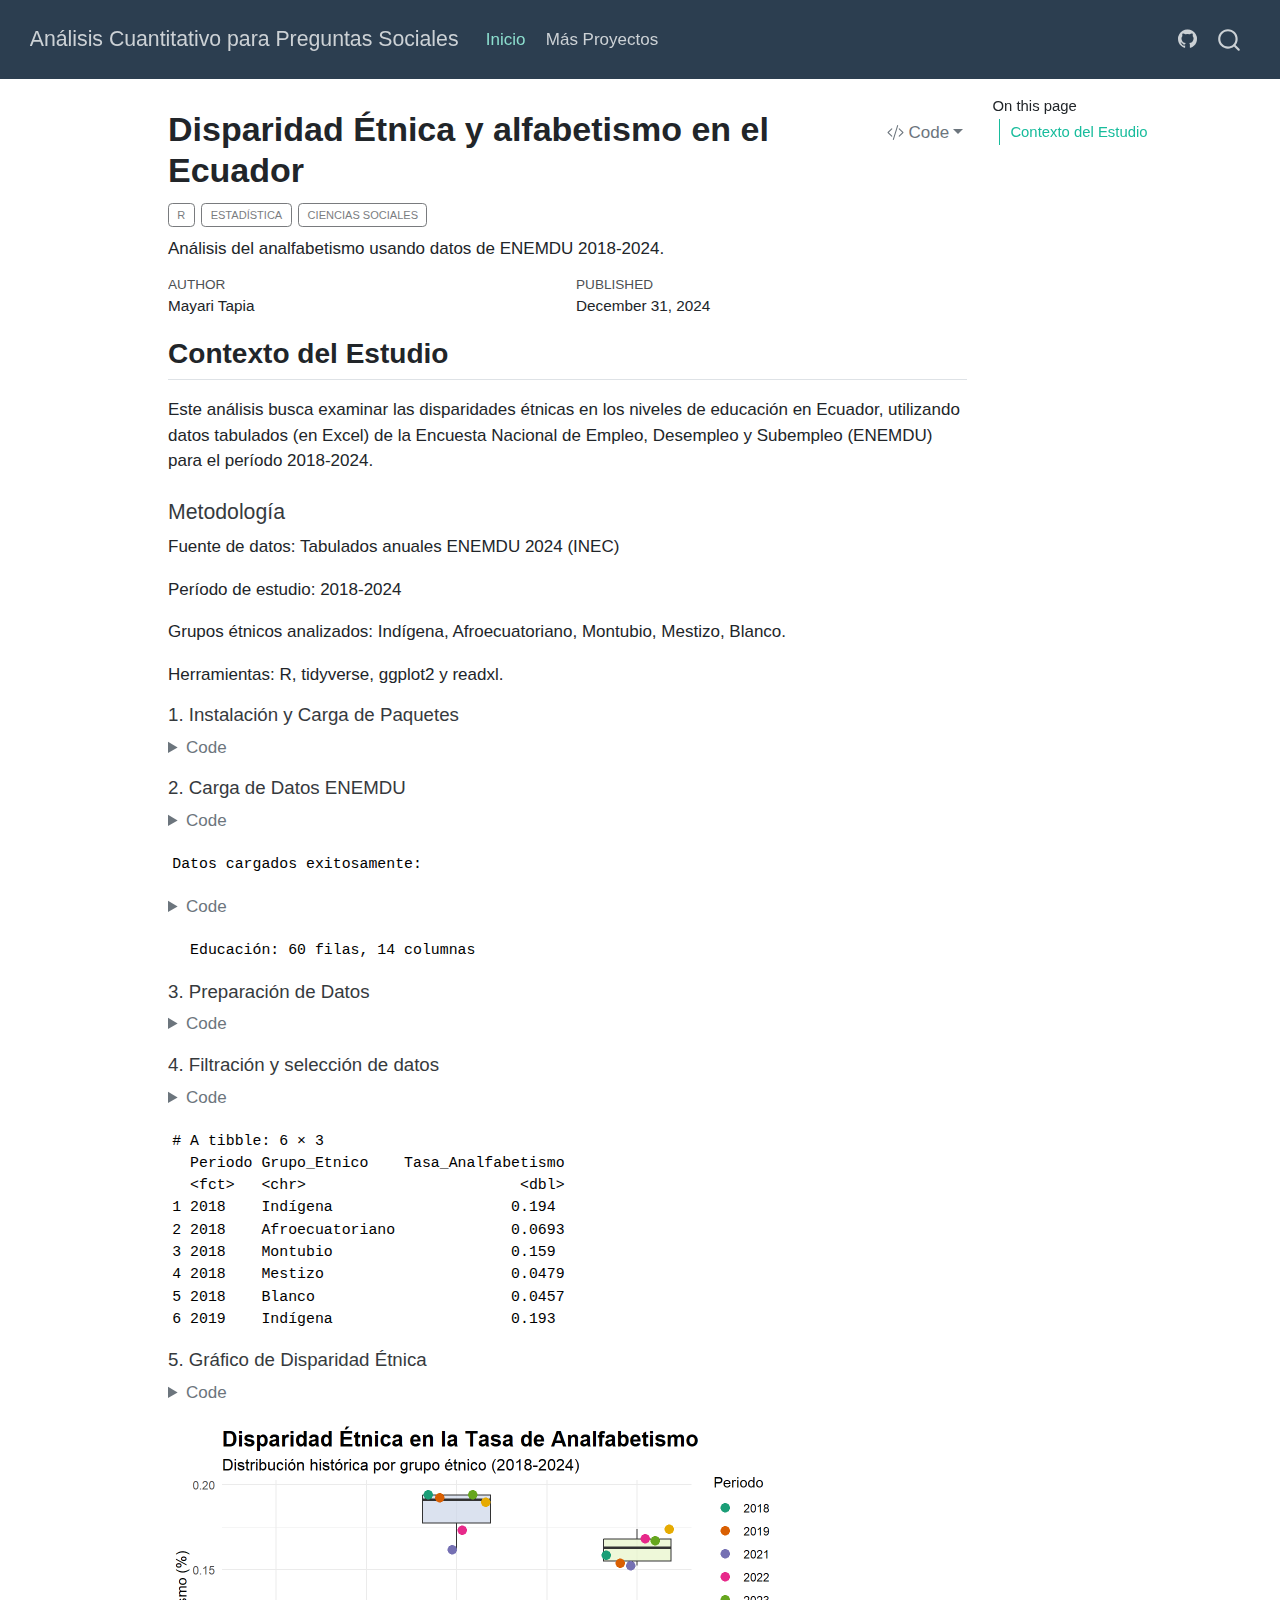
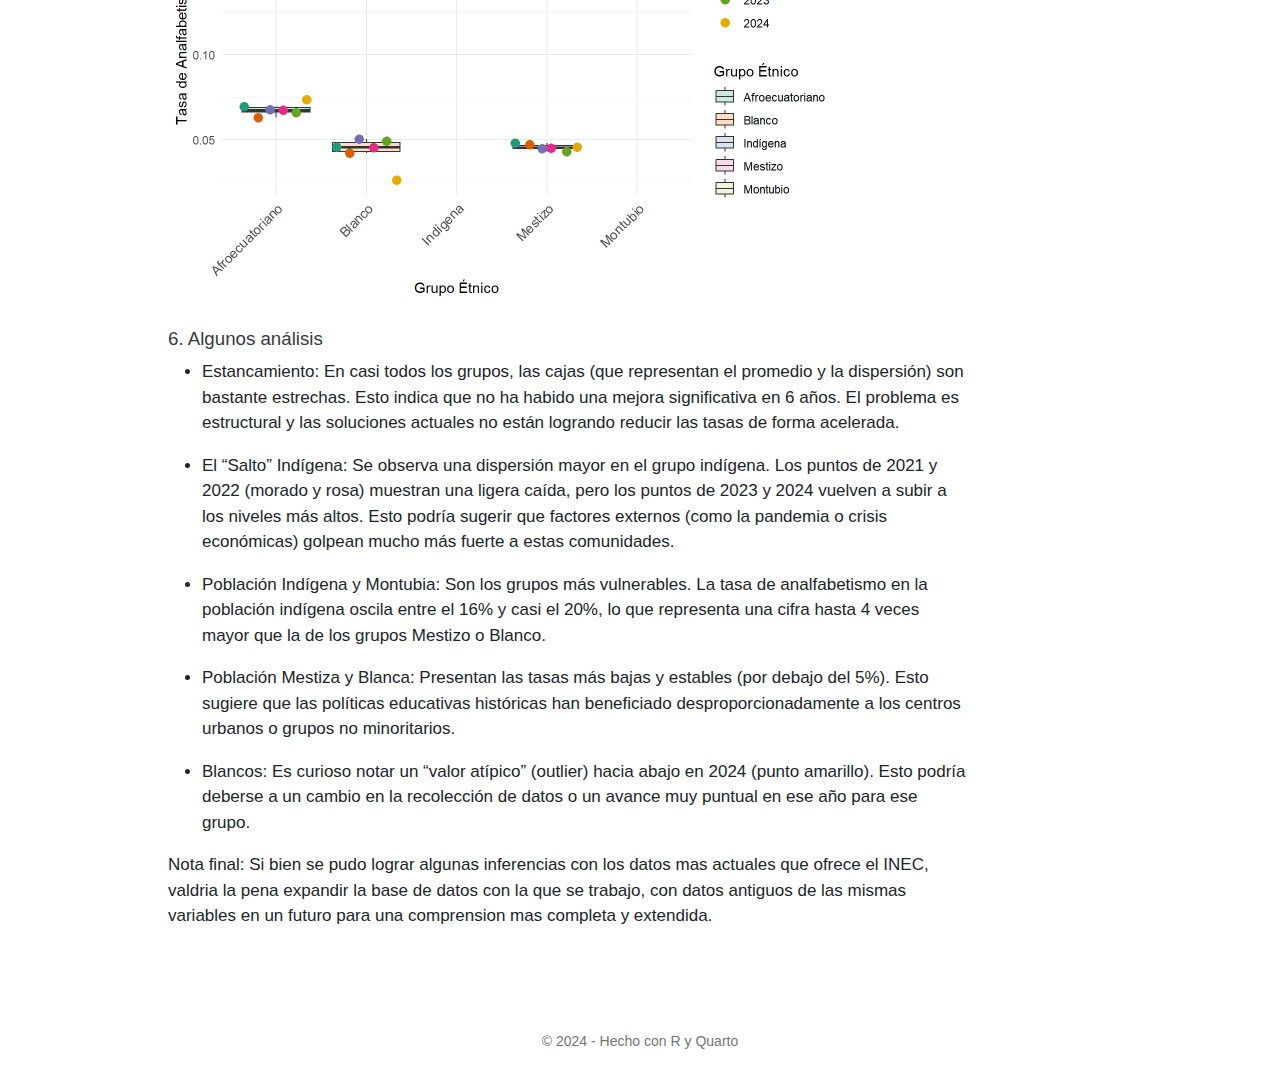
<file: docs/index.html>
<!DOCTYPE html>
<html xmlns="http://www.w3.org/1999/xhtml" lang="en" xml:lang="en"><head>

<meta charset="utf-8">
<meta name="generator" content="quarto-1.7.32">

<meta name="viewport" content="width=device-width, initial-scale=1.0, user-scalable=yes">

<meta name="author" content="Mayari Tapia">
<meta name="dcterms.date" content="2024-12-31">
<meta name="description" content="Análisis del analfabetismo usando datos de ENEMDU 2018-2024.">

<title>Disparidad Étnica y alfabetismo en el Ecuador – Análisis Cuantitativo para Preguntas Sociales</title>
<style>
code{white-space: pre-wrap;}
span.smallcaps{font-variant: small-caps;}
div.columns{display: flex; gap: min(4vw, 1.5em);}
div.column{flex: auto; overflow-x: auto;}
div.hanging-indent{margin-left: 1.5em; text-indent: -1.5em;}
ul.task-list{list-style: none;}
ul.task-list li input[type="checkbox"] {
  width: 0.8em;
  margin: 0 0.8em 0.2em -1em; /* quarto-specific, see https://github.com/quarto-dev/quarto-cli/issues/4556 */ 
  vertical-align: middle;
}
/* CSS for syntax highlighting */
html { -webkit-text-size-adjust: 100%; }
pre > code.sourceCode { white-space: pre; position: relative; }
pre > code.sourceCode > span { display: inline-block; line-height: 1.25; }
pre > code.sourceCode > span:empty { height: 1.2em; }
.sourceCode { overflow: visible; }
code.sourceCode > span { color: inherit; text-decoration: inherit; }
div.sourceCode { margin: 1em 0; }
pre.sourceCode { margin: 0; }
@media screen {
div.sourceCode { overflow: auto; }
}
@media print {
pre > code.sourceCode { white-space: pre-wrap; }
pre > code.sourceCode > span { text-indent: -5em; padding-left: 5em; }
}
pre.numberSource code
  { counter-reset: source-line 0; }
pre.numberSource code > span
  { position: relative; left: -4em; counter-increment: source-line; }
pre.numberSource code > span > a:first-child::before
  { content: counter(source-line);
    position: relative; left: -1em; text-align: right; vertical-align: baseline;
    border: none; display: inline-block;
    -webkit-touch-callout: none; -webkit-user-select: none;
    -khtml-user-select: none; -moz-user-select: none;
    -ms-user-select: none; user-select: none;
    padding: 0 4px; width: 4em;
  }
pre.numberSource { margin-left: 3em;  padding-left: 4px; }
div.sourceCode
  {   }
@media screen {
pre > code.sourceCode > span > a:first-child::before { text-decoration: underline; }
}
</style>


<script src="site_libs/quarto-nav/quarto-nav.js"></script>
<script src="site_libs/quarto-nav/headroom.min.js"></script>
<script src="site_libs/clipboard/clipboard.min.js"></script>
<script src="site_libs/quarto-search/autocomplete.umd.js"></script>
<script src="site_libs/quarto-search/fuse.min.js"></script>
<script src="site_libs/quarto-search/quarto-search.js"></script>
<meta name="quarto:offset" content="./">
<script src="site_libs/quarto-html/quarto.js" type="module"></script>
<script src="site_libs/quarto-html/tabsets/tabsets.js" type="module"></script>
<script src="site_libs/quarto-html/popper.min.js"></script>
<script src="site_libs/quarto-html/tippy.umd.min.js"></script>
<script src="site_libs/quarto-html/anchor.min.js"></script>
<link href="site_libs/quarto-html/tippy.css" rel="stylesheet">
<link href="site_libs/quarto-html/quarto-syntax-highlighting-90c2643ab6f776117e85fdd60cb25922.css" rel="stylesheet" id="quarto-text-highlighting-styles">
<script src="site_libs/bootstrap/bootstrap.min.js"></script>
<link href="site_libs/bootstrap/bootstrap-icons.css" rel="stylesheet">
<link href="site_libs/bootstrap/bootstrap-f0401ecb0bfa915739a49b10fb6ef2d4.min.css" rel="stylesheet" append-hash="true" id="quarto-bootstrap" data-mode="light">
<script id="quarto-search-options" type="application/json">{
  "location": "navbar",
  "copy-button": false,
  "collapse-after": 3,
  "panel-placement": "end",
  "type": "overlay",
  "limit": 50,
  "keyboard-shortcut": [
    "f",
    "/",
    "s"
  ],
  "show-item-context": false,
  "language": {
    "search-no-results-text": "No results",
    "search-matching-documents-text": "matching documents",
    "search-copy-link-title": "Copy link to search",
    "search-hide-matches-text": "Hide additional matches",
    "search-more-match-text": "more match in this document",
    "search-more-matches-text": "more matches in this document",
    "search-clear-button-title": "Clear",
    "search-text-placeholder": "",
    "search-detached-cancel-button-title": "Cancel",
    "search-submit-button-title": "Submit",
    "search-label": "Search"
  }
}</script>


<link rel="stylesheet" href="styles.css">
</head>

<body class="nav-fixed quarto-light">

<div id="quarto-search-results"></div>
  <header id="quarto-header" class="headroom fixed-top">
    <nav class="navbar navbar-expand-lg " data-bs-theme="dark">
      <div class="navbar-container container-fluid">
      <div class="navbar-brand-container mx-auto">
    <a class="navbar-brand" href="./index.html">
    <span class="navbar-title">Análisis Cuantitativo para Preguntas Sociales</span>
    </a>
  </div>
            <div id="quarto-search" class="" title="Search"></div>
          <button class="navbar-toggler" type="button" data-bs-toggle="collapse" data-bs-target="#navbarCollapse" aria-controls="navbarCollapse" role="menu" aria-expanded="false" aria-label="Toggle navigation" onclick="if (window.quartoToggleHeadroom) { window.quartoToggleHeadroom(); }">
  <span class="navbar-toggler-icon"></span>
</button>
          <div class="collapse navbar-collapse" id="navbarCollapse">
            <ul class="navbar-nav navbar-nav-scroll me-auto">
  <li class="nav-item">
    <a class="nav-link active" href="./index.html" aria-current="page"> 
<span class="menu-text">Inicio</span></a>
  </li>  
  <li class="nav-item">
    <a class="nav-link" href="./projects.html"> 
<span class="menu-text">Más Proyectos</span></a>
  </li>  
</ul>
            <ul class="navbar-nav navbar-nav-scroll ms-auto">
  <li class="nav-item compact">
    <a class="nav-link" href="https://github.com/Mayari27"> <i class="bi bi-github" role="img">
</i> 
<span class="menu-text"></span></a>
  </li>  
</ul>
          </div> <!-- /navcollapse -->
            <div class="quarto-navbar-tools">
</div>
      </div> <!-- /container-fluid -->
    </nav>
</header>
<!-- content -->
<div id="quarto-content" class="quarto-container page-columns page-rows-contents page-layout-article page-navbar">
<!-- sidebar -->
<!-- margin-sidebar -->
    <div id="quarto-margin-sidebar" class="sidebar margin-sidebar">
        <nav id="TOC" role="doc-toc" class="toc-active">
    <h2 id="toc-title">On this page</h2>
   
  <ul>
  <li><a href="#contexto-del-estudio" id="toc-contexto-del-estudio" class="nav-link active" data-scroll-target="#contexto-del-estudio">Contexto del Estudio</a></li>
  </ul>
</nav>
    </div>
<!-- main -->
<main class="content" id="quarto-document-content">

<header id="title-block-header" class="quarto-title-block default">
<div class="quarto-title">
<div class="quarto-title-block"><div><h1 class="title">Disparidad Étnica y alfabetismo en el Ecuador</h1><button type="button" class="btn code-tools-button dropdown-toggle" id="quarto-code-tools-menu" data-bs-toggle="dropdown" aria-expanded="false"><i class="bi"></i> Code</button><ul class="dropdown-menu dropdown-menu-end" aria-labelelledby="quarto-code-tools-menu"><li><a id="quarto-show-all-code" class="dropdown-item" href="javascript:void(0)" role="button">Show All Code</a></li><li><a id="quarto-hide-all-code" class="dropdown-item" href="javascript:void(0)" role="button">Hide All Code</a></li><li><hr class="dropdown-divider"></li><li><a id="quarto-view-source" class="dropdown-item" href="javascript:void(0)" role="button">View Source</a></li></ul></div></div>
  <div class="quarto-categories">
    <div class="quarto-category">R</div>
    <div class="quarto-category">Estadística</div>
    <div class="quarto-category">Ciencias Sociales</div>
  </div>
  </div>

<div>
  <div class="description">
    Análisis del analfabetismo usando datos de ENEMDU 2018-2024.
  </div>
</div>


<div class="quarto-title-meta">

    <div>
    <div class="quarto-title-meta-heading">Author</div>
    <div class="quarto-title-meta-contents">
             <p>Mayari Tapia </p>
          </div>
  </div>
    
    <div>
    <div class="quarto-title-meta-heading">Published</div>
    <div class="quarto-title-meta-contents">
      <p class="date">December 31, 2024</p>
    </div>
  </div>
  
    
  </div>
  


</header>


<section id="contexto-del-estudio" class="level2">
<h2 class="anchored" data-anchor-id="contexto-del-estudio">Contexto del Estudio</h2>
<p>Este análisis busca examinar las disparidades étnicas en los niveles de educación en Ecuador, utilizando datos tabulados (en Excel) de la Encuesta Nacional de Empleo, Desempleo y Subempleo (ENEMDU) para el período 2018-2024.</p>
<section id="metodología" class="level4">
<h4 class="anchored" data-anchor-id="metodología">Metodología</h4>
<p>Fuente de datos: Tabulados anuales ENEMDU 2024 (INEC)</p>
<p>Período de estudio: 2018-2024</p>
<p>Grupos étnicos analizados: Indígena, Afroecuatoriano, Montubio, Mestizo, Blanco.</p>
<p>Herramientas: R, tidyverse, ggplot2 y readxl.</p>
<section id="instalación-y-carga-de-paquetes" class="level5">
<h5 class="anchored" data-anchor-id="instalación-y-carga-de-paquetes">1. Instalación y Carga de Paquetes</h5>
<div class="cell">
<details class="code-fold">
<summary>Code</summary>
<div class="sourceCode cell-code" id="cb1"><pre class="sourceCode r code-with-copy"><code class="sourceCode r"><span id="cb1-1"><a href="#cb1-1" aria-hidden="true" tabindex="-1"></a><span class="co"># Verificar e instalar paquetes si es necesario</span></span>
<span id="cb1-2"><a href="#cb1-2" aria-hidden="true" tabindex="-1"></a><span class="cf">if</span> (<span class="sc">!</span><span class="fu">require</span>(<span class="st">"tidyverse"</span>)) <span class="fu">install.packages</span>(<span class="st">"tidyverse"</span>)</span>
<span id="cb1-3"><a href="#cb1-3" aria-hidden="true" tabindex="-1"></a><span class="cf">if</span> (<span class="sc">!</span><span class="fu">require</span>(<span class="st">"readxl"</span>)) <span class="fu">install.packages</span>(<span class="st">"readxl"</span>)</span>
<span id="cb1-4"><a href="#cb1-4" aria-hidden="true" tabindex="-1"></a><span class="cf">if</span> (<span class="sc">!</span><span class="fu">require</span>(<span class="st">"dplyr"</span>)) <span class="fu">install.packages</span>(<span class="st">"dplyr"</span>)</span>
<span id="cb1-5"><a href="#cb1-5" aria-hidden="true" tabindex="-1"></a><span class="cf">if</span> (<span class="sc">!</span><span class="fu">require</span>(<span class="st">"survey"</span>)) <span class="fu">install.packages</span>(<span class="st">"survey"</span>)</span>
<span id="cb1-6"><a href="#cb1-6" aria-hidden="true" tabindex="-1"></a><span class="cf">if</span> (<span class="sc">!</span><span class="fu">require</span>(<span class="st">"ggplot2"</span>)) <span class="fu">install.packages</span>(<span class="st">"ggplot2"</span>)</span>
<span id="cb1-7"><a href="#cb1-7" aria-hidden="true" tabindex="-1"></a></span>
<span id="cb1-8"><a href="#cb1-8" aria-hidden="true" tabindex="-1"></a><span class="co"># Cargar las librerías</span></span>
<span id="cb1-9"><a href="#cb1-9" aria-hidden="true" tabindex="-1"></a><span class="fu">library</span>(tidyverse)</span>
<span id="cb1-10"><a href="#cb1-10" aria-hidden="true" tabindex="-1"></a><span class="fu">library</span>(readxl)</span>
<span id="cb1-11"><a href="#cb1-11" aria-hidden="true" tabindex="-1"></a><span class="fu">library</span>(dplyr)</span>
<span id="cb1-12"><a href="#cb1-12" aria-hidden="true" tabindex="-1"></a><span class="fu">library</span>(survey)</span>
<span id="cb1-13"><a href="#cb1-13" aria-hidden="true" tabindex="-1"></a><span class="fu">library</span>(ggplot2)</span></code><button title="Copy to Clipboard" class="code-copy-button"><i class="bi"></i></button></pre></div>
</details>
</div>
</section>
<section id="carga-de-datos-enemdu" class="level5">
<h5 class="anchored" data-anchor-id="carga-de-datos-enemdu">2. Carga de Datos ENEMDU</h5>
<div class="cell">
<details class="code-fold">
<summary>Code</summary>
<div class="sourceCode cell-code" id="cb2"><pre class="sourceCode r code-with-copy"><code class="sourceCode r"><span id="cb2-1"><a href="#cb2-1" aria-hidden="true" tabindex="-1"></a><span class="co"># NOTA: Actualiza estas rutas con las ubicaciones reales de tus archivos</span></span>
<span id="cb2-2"><a href="#cb2-2" aria-hidden="true" tabindex="-1"></a></span>
<span id="cb2-3"><a href="#cb2-3" aria-hidden="true" tabindex="-1"></a><span class="co"># Datos de Educación</span></span>
<span id="cb2-4"><a href="#cb2-4" aria-hidden="true" tabindex="-1"></a>educacion1 <span class="ot">&lt;-</span> <span class="fu">read_excel</span>(<span class="st">"C:/Users/Valen/Downloads/02 ENEMDU_Anual_2024_Tabulados_Educación.xlsx"</span>, </span>
<span id="cb2-5"><a href="#cb2-5" aria-hidden="true" tabindex="-1"></a>                         <span class="at">sheet =</span> <span class="st">"3. Características"</span>, </span>
<span id="cb2-6"><a href="#cb2-6" aria-hidden="true" tabindex="-1"></a>                         <span class="at">range =</span> <span class="st">"A9:N69"</span>)</span>
<span id="cb2-7"><a href="#cb2-7" aria-hidden="true" tabindex="-1"></a><span class="fu">View</span>(educacion1)</span>
<span id="cb2-8"><a href="#cb2-8" aria-hidden="true" tabindex="-1"></a></span>
<span id="cb2-9"><a href="#cb2-9" aria-hidden="true" tabindex="-1"></a><span class="co"># Confirmar carga</span></span>
<span id="cb2-10"><a href="#cb2-10" aria-hidden="true" tabindex="-1"></a><span class="fu">cat</span>(<span class="st">"Datos cargados exitosamente:</span><span class="sc">\n</span><span class="st">"</span>)</span></code><button title="Copy to Clipboard" class="code-copy-button"><i class="bi"></i></button></pre></div>
</details>
<div class="cell-output cell-output-stdout">
<pre><code>Datos cargados exitosamente:</code></pre>
</div>
<details class="code-fold">
<summary>Code</summary>
<div class="sourceCode cell-code" id="cb4"><pre class="sourceCode r code-with-copy"><code class="sourceCode r"><span id="cb4-1"><a href="#cb4-1" aria-hidden="true" tabindex="-1"></a><span class="fu">cat</span>(<span class="st">"  Educación:"</span>, <span class="fu">nrow</span>(educacion1), <span class="st">"filas,"</span>, <span class="fu">ncol</span>(educacion1), <span class="st">"columnas</span><span class="sc">\n</span><span class="st">"</span>)</span></code><button title="Copy to Clipboard" class="code-copy-button"><i class="bi"></i></button></pre></div>
</details>
<div class="cell-output cell-output-stdout">
<pre><code>  Educación: 60 filas, 14 columnas</code></pre>
</div>
</div>
</section>
<section id="preparación-de-datos" class="level5">
<h5 class="anchored" data-anchor-id="preparación-de-datos">3. Preparación de Datos</h5>
<div class="cell">
<details class="code-fold">
<summary>Code</summary>
<div class="sourceCode cell-code" id="cb6"><pre class="sourceCode r code-with-copy"><code class="sourceCode r"><span id="cb6-1"><a href="#cb6-1" aria-hidden="true" tabindex="-1"></a><span class="co"># Renombrar columnas del dataset de educación</span></span>
<span id="cb6-2"><a href="#cb6-2" aria-hidden="true" tabindex="-1"></a>df_educacion <span class="ot">&lt;-</span> educacion1 <span class="sc">%&gt;%</span> </span>
<span id="cb6-3"><a href="#cb6-3" aria-hidden="true" tabindex="-1"></a>  <span class="fu">rename</span>(</span>
<span id="cb6-4"><a href="#cb6-4" aria-hidden="true" tabindex="-1"></a>    <span class="at">Periodo =</span> <span class="dv">1</span>,</span>
<span id="cb6-5"><a href="#cb6-5" aria-hidden="true" tabindex="-1"></a>    <span class="at">Indicadores =</span> <span class="dv">2</span></span>
<span id="cb6-6"><a href="#cb6-6" aria-hidden="true" tabindex="-1"></a>  )</span>
<span id="cb6-7"><a href="#cb6-7" aria-hidden="true" tabindex="-1"></a></span>
<span id="cb6-8"><a href="#cb6-8" aria-hidden="true" tabindex="-1"></a><span class="co"># Definir grupos étnicos para el análisis</span></span>
<span id="cb6-9"><a href="#cb6-9" aria-hidden="true" tabindex="-1"></a>columnas_etnia <span class="ot">&lt;-</span> <span class="fu">c</span>(<span class="st">"Indígena"</span>, <span class="st">"Afroecuatoriano"</span>, <span class="st">"Montubio"</span>, <span class="st">"Mestizo"</span>, <span class="st">"Blanco"</span>)</span></code><button title="Copy to Clipboard" class="code-copy-button"><i class="bi"></i></button></pre></div>
</details>
</div>
</section>
<section id="filtración-y-selección-de-datos" class="level5">
<h5 class="anchored" data-anchor-id="filtración-y-selección-de-datos">4. Filtración y selección de datos</h5>
<div class="cell">
<details class="code-fold">
<summary>Code</summary>
<div class="sourceCode cell-code" id="cb7"><pre class="sourceCode r code-with-copy"><code class="sourceCode r"><span id="cb7-1"><a href="#cb7-1" aria-hidden="true" tabindex="-1"></a><span class="co"># Filtrar solo datos de analfabetismo</span></span>
<span id="cb7-2"><a href="#cb7-2" aria-hidden="true" tabindex="-1"></a>df_analfabetismo <span class="ot">&lt;-</span> df_educacion <span class="sc">%&gt;%</span></span>
<span id="cb7-3"><a href="#cb7-3" aria-hidden="true" tabindex="-1"></a>  <span class="fu">filter</span>(Indicadores <span class="sc">==</span> <span class="st">"Tasa de analfabetismo"</span>) <span class="sc">%&gt;%</span></span>
<span id="cb7-4"><a href="#cb7-4" aria-hidden="true" tabindex="-1"></a>  <span class="fu">select</span>(Periodo, <span class="fu">all_of</span>(columnas_etnia))</span>
<span id="cb7-5"><a href="#cb7-5" aria-hidden="true" tabindex="-1"></a></span>
<span id="cb7-6"><a href="#cb7-6" aria-hidden="true" tabindex="-1"></a><span class="co"># Transformar a formato largo</span></span>
<span id="cb7-7"><a href="#cb7-7" aria-hidden="true" tabindex="-1"></a>df_etnia_largo <span class="ot">&lt;-</span> df_analfabetismo <span class="sc">%&gt;%</span></span>
<span id="cb7-8"><a href="#cb7-8" aria-hidden="true" tabindex="-1"></a>  <span class="fu">pivot_longer</span>(</span>
<span id="cb7-9"><a href="#cb7-9" aria-hidden="true" tabindex="-1"></a>    <span class="at">cols =</span> <span class="fu">all_of</span>(columnas_etnia),</span>
<span id="cb7-10"><a href="#cb7-10" aria-hidden="true" tabindex="-1"></a>    <span class="at">names_to =</span> <span class="st">"Grupo_Etnico"</span>,</span>
<span id="cb7-11"><a href="#cb7-11" aria-hidden="true" tabindex="-1"></a>    <span class="at">values_to =</span> <span class="st">"Tasa_Analfabetismo"</span></span>
<span id="cb7-12"><a href="#cb7-12" aria-hidden="true" tabindex="-1"></a>  )</span>
<span id="cb7-13"><a href="#cb7-13" aria-hidden="true" tabindex="-1"></a></span>
<span id="cb7-14"><a href="#cb7-14" aria-hidden="true" tabindex="-1"></a><span class="co"># Convertir periodo a factor</span></span>
<span id="cb7-15"><a href="#cb7-15" aria-hidden="true" tabindex="-1"></a>df_etnia_largo<span class="sc">$</span>Periodo <span class="ot">&lt;-</span> <span class="fu">as.factor</span>(df_etnia_largo<span class="sc">$</span>Periodo)</span>
<span id="cb7-16"><a href="#cb7-16" aria-hidden="true" tabindex="-1"></a></span>
<span id="cb7-17"><a href="#cb7-17" aria-hidden="true" tabindex="-1"></a><span class="co"># Mostrar resultados</span></span>
<span id="cb7-18"><a href="#cb7-18" aria-hidden="true" tabindex="-1"></a><span class="fu">head</span>(df_etnia_largo)</span></code><button title="Copy to Clipboard" class="code-copy-button"><i class="bi"></i></button></pre></div>
</details>
<div class="cell-output cell-output-stdout">
<pre><code># A tibble: 6 × 3
  Periodo Grupo_Etnico    Tasa_Analfabetismo
  &lt;fct&gt;   &lt;chr&gt;                        &lt;dbl&gt;
1 2018    Indígena                    0.194 
2 2018    Afroecuatoriano             0.0693
3 2018    Montubio                    0.159 
4 2018    Mestizo                     0.0479
5 2018    Blanco                      0.0457
6 2019    Indígena                    0.193 </code></pre>
</div>
</div>
</section>
<section id="gráfico-de-disparidad-étnica" class="level5">
<h5 class="anchored" data-anchor-id="gráfico-de-disparidad-étnica">5. Gráfico de Disparidad Étnica</h5>
<div class="cell">
<details class="code-fold">
<summary>Code</summary>
<div class="sourceCode cell-code" id="cb9"><pre class="sourceCode r code-with-copy"><code class="sourceCode r"><span id="cb9-1"><a href="#cb9-1" aria-hidden="true" tabindex="-1"></a><span class="fu">ggplot</span>(df_etnia_largo, <span class="fu">aes</span>(<span class="at">x =</span> Grupo_Etnico, <span class="at">y =</span> Tasa_Analfabetismo)) <span class="sc">+</span></span>
<span id="cb9-2"><a href="#cb9-2" aria-hidden="true" tabindex="-1"></a>  <span class="fu">geom_boxplot</span>(<span class="fu">aes</span>(<span class="at">fill =</span> Grupo_Etnico), <span class="at">alpha =</span> <span class="fl">0.7</span>, <span class="at">outlier.shape =</span> <span class="cn">NA</span>) <span class="sc">+</span></span>
<span id="cb9-3"><a href="#cb9-3" aria-hidden="true" tabindex="-1"></a>  <span class="fu">geom_point</span>(<span class="fu">aes</span>(<span class="at">color =</span> Periodo),</span>
<span id="cb9-4"><a href="#cb9-4" aria-hidden="true" tabindex="-1"></a>             <span class="at">position =</span> <span class="fu">position_jitterdodge</span>(<span class="at">jitter.width =</span> <span class="fl">0.2</span>, <span class="at">dodge.width =</span> <span class="fl">0.8</span>),</span>
<span id="cb9-5"><a href="#cb9-5" aria-hidden="true" tabindex="-1"></a>             <span class="at">size =</span> <span class="dv">3</span>) <span class="sc">+</span></span>
<span id="cb9-6"><a href="#cb9-6" aria-hidden="true" tabindex="-1"></a>  <span class="fu">labs</span>(</span>
<span id="cb9-7"><a href="#cb9-7" aria-hidden="true" tabindex="-1"></a>    <span class="at">title =</span> <span class="st">"Disparidad Étnica en la Tasa de Analfabetismo"</span>,</span>
<span id="cb9-8"><a href="#cb9-8" aria-hidden="true" tabindex="-1"></a>    <span class="at">subtitle =</span> <span class="st">"Distribución histórica por grupo étnico (2018-2024)"</span>,</span>
<span id="cb9-9"><a href="#cb9-9" aria-hidden="true" tabindex="-1"></a>    <span class="at">y =</span> <span class="st">"Tasa de Analfabetismo (%)"</span>,</span>
<span id="cb9-10"><a href="#cb9-10" aria-hidden="true" tabindex="-1"></a>    <span class="at">x =</span> <span class="st">"Grupo Étnico"</span>,</span>
<span id="cb9-11"><a href="#cb9-11" aria-hidden="true" tabindex="-1"></a>    <span class="at">fill =</span> <span class="st">"Grupo Étnico"</span>,</span>
<span id="cb9-12"><a href="#cb9-12" aria-hidden="true" tabindex="-1"></a>    <span class="at">color =</span> <span class="st">"Periodo"</span></span>
<span id="cb9-13"><a href="#cb9-13" aria-hidden="true" tabindex="-1"></a>  ) <span class="sc">+</span></span>
<span id="cb9-14"><a href="#cb9-14" aria-hidden="true" tabindex="-1"></a>  <span class="fu">scale_fill_brewer</span>(<span class="at">palette =</span> <span class="st">"Pastel2"</span>) <span class="sc">+</span></span>
<span id="cb9-15"><a href="#cb9-15" aria-hidden="true" tabindex="-1"></a>  <span class="fu">scale_color_brewer</span>(<span class="at">palette =</span> <span class="st">"Dark2"</span>) <span class="sc">+</span></span>
<span id="cb9-16"><a href="#cb9-16" aria-hidden="true" tabindex="-1"></a>  <span class="fu">theme_minimal</span>() <span class="sc">+</span></span>
<span id="cb9-17"><a href="#cb9-17" aria-hidden="true" tabindex="-1"></a>  <span class="fu">theme</span>(</span>
<span id="cb9-18"><a href="#cb9-18" aria-hidden="true" tabindex="-1"></a>    <span class="at">axis.text.x =</span> <span class="fu">element_text</span>(<span class="at">angle =</span> <span class="dv">45</span>, <span class="at">hjust =</span> <span class="dv">1</span>, <span class="at">size =</span> <span class="dv">10</span>),</span>
<span id="cb9-19"><a href="#cb9-19" aria-hidden="true" tabindex="-1"></a>    <span class="at">plot.title =</span> <span class="fu">element_text</span>(<span class="at">face =</span> <span class="st">"bold"</span>, <span class="at">size =</span> <span class="dv">16</span>),</span>
<span id="cb9-20"><a href="#cb9-20" aria-hidden="true" tabindex="-1"></a>    <span class="at">plot.subtitle =</span> <span class="fu">element_text</span>(<span class="at">size =</span> <span class="dv">12</span>)</span>
<span id="cb9-21"><a href="#cb9-21" aria-hidden="true" tabindex="-1"></a>  )</span></code><button title="Copy to Clipboard" class="code-copy-button"><i class="bi"></i></button></pre></div>
</details>
<div class="cell-output-display">
<div>
<figure class="figure">
<p><img src="index_files/figure-html/unnamed-chunk-5-1.png" class="img-fluid figure-img" width="672"></p>
</figure>
</div>
</div>
</div>
</section>
<section id="algunos-análisis" class="level5">
<h5 class="anchored" data-anchor-id="algunos-análisis">6. Algunos análisis</h5>
<ul>
<li><p>Estancamiento: En casi todos los grupos, las cajas (que representan el promedio y la dispersión) son bastante estrechas. Esto indica que no ha habido una mejora significativa en 6 años. El problema es estructural y las soluciones actuales no están logrando reducir las tasas de forma acelerada.</p></li>
<li><p>El “Salto” Indígena: Se observa una dispersión mayor en el grupo indígena. Los puntos de 2021 y 2022 (morado y rosa) muestran una ligera caída, pero los puntos de 2023 y 2024 vuelven a subir a los niveles más altos. Esto podría sugerir que factores externos (como la pandemia o crisis económicas) golpean mucho más fuerte a estas comunidades.</p></li>
<li><p>Población Indígena y Montubia: Son los grupos más vulnerables. La tasa de analfabetismo en la población indígena oscila entre el 16% y casi el 20%, lo que representa una cifra hasta 4 veces mayor que la de los grupos Mestizo o Blanco.</p></li>
<li><p>Población Mestiza y Blanca: Presentan las tasas más bajas y estables (por debajo del 5%). Esto sugiere que las políticas educativas históricas han beneficiado desproporcionadamente a los centros urbanos o grupos no minoritarios.</p></li>
<li><p>Blancos: Es curioso notar un “valor atípico” (outlier) hacia abajo en 2024 (punto amarillo). Esto podría deberse a un cambio en la recolección de datos o un avance muy puntual en ese año para ese grupo.</p></li>
</ul>
<p>Nota final: Si bien se pudo lograr algunas inferencias con los datos mas actuales que ofrece el INEC, valdria la pena expandir la base de datos con la que se trabajo, con datos antiguos de las mismas variables en un futuro para una comprension mas completa y extendida.</p>


<!-- -->

</section>
</section>
</section>

</main> <!-- /main -->
<script id="quarto-html-after-body" type="application/javascript">
  window.document.addEventListener("DOMContentLoaded", function (event) {
    const icon = "";
    const anchorJS = new window.AnchorJS();
    anchorJS.options = {
      placement: 'right',
      icon: icon
    };
    anchorJS.add('.anchored');
    const isCodeAnnotation = (el) => {
      for (const clz of el.classList) {
        if (clz.startsWith('code-annotation-')) {                     
          return true;
        }
      }
      return false;
    }
    const onCopySuccess = function(e) {
      // button target
      const button = e.trigger;
      // don't keep focus
      button.blur();
      // flash "checked"
      button.classList.add('code-copy-button-checked');
      var currentTitle = button.getAttribute("title");
      button.setAttribute("title", "Copied!");
      let tooltip;
      if (window.bootstrap) {
        button.setAttribute("data-bs-toggle", "tooltip");
        button.setAttribute("data-bs-placement", "left");
        button.setAttribute("data-bs-title", "Copied!");
        tooltip = new bootstrap.Tooltip(button, 
          { trigger: "manual", 
            customClass: "code-copy-button-tooltip",
            offset: [0, -8]});
        tooltip.show();    
      }
      setTimeout(function() {
        if (tooltip) {
          tooltip.hide();
          button.removeAttribute("data-bs-title");
          button.removeAttribute("data-bs-toggle");
          button.removeAttribute("data-bs-placement");
        }
        button.setAttribute("title", currentTitle);
        button.classList.remove('code-copy-button-checked');
      }, 1000);
      // clear code selection
      e.clearSelection();
    }
    const getTextToCopy = function(trigger) {
        const codeEl = trigger.previousElementSibling.cloneNode(true);
        for (const childEl of codeEl.children) {
          if (isCodeAnnotation(childEl)) {
            childEl.remove();
          }
        }
        return codeEl.innerText;
    }
    const clipboard = new window.ClipboardJS('.code-copy-button:not([data-in-quarto-modal])', {
      text: getTextToCopy
    });
    clipboard.on('success', onCopySuccess);
    if (window.document.getElementById('quarto-embedded-source-code-modal')) {
      const clipboardModal = new window.ClipboardJS('.code-copy-button[data-in-quarto-modal]', {
        text: getTextToCopy,
        container: window.document.getElementById('quarto-embedded-source-code-modal')
      });
      clipboardModal.on('success', onCopySuccess);
    }
    const viewSource = window.document.getElementById('quarto-view-source') ||
                       window.document.getElementById('quarto-code-tools-source');
    if (viewSource) {
      const sourceUrl = viewSource.getAttribute("data-quarto-source-url");
      viewSource.addEventListener("click", function(e) {
        if (sourceUrl) {
          // rstudio viewer pane
          if (/\bcapabilities=\b/.test(window.location)) {
            window.open(sourceUrl);
          } else {
            window.location.href = sourceUrl;
          }
        } else {
          const modal = new bootstrap.Modal(document.getElementById('quarto-embedded-source-code-modal'));
          modal.show();
        }
        return false;
      });
    }
    function toggleCodeHandler(show) {
      return function(e) {
        const detailsSrc = window.document.querySelectorAll(".cell > details > .sourceCode");
        for (let i=0; i<detailsSrc.length; i++) {
          const details = detailsSrc[i].parentElement;
          if (show) {
            details.open = true;
          } else {
            details.removeAttribute("open");
          }
        }
        const cellCodeDivs = window.document.querySelectorAll(".cell > .sourceCode");
        const fromCls = show ? "hidden" : "unhidden";
        const toCls = show ? "unhidden" : "hidden";
        for (let i=0; i<cellCodeDivs.length; i++) {
          const codeDiv = cellCodeDivs[i];
          if (codeDiv.classList.contains(fromCls)) {
            codeDiv.classList.remove(fromCls);
            codeDiv.classList.add(toCls);
          } 
        }
        return false;
      }
    }
    const hideAllCode = window.document.getElementById("quarto-hide-all-code");
    if (hideAllCode) {
      hideAllCode.addEventListener("click", toggleCodeHandler(false));
    }
    const showAllCode = window.document.getElementById("quarto-show-all-code");
    if (showAllCode) {
      showAllCode.addEventListener("click", toggleCodeHandler(true));
    }
      var localhostRegex = new RegExp(/^(?:http|https):\/\/localhost\:?[0-9]*\//);
      var mailtoRegex = new RegExp(/^mailto:/);
        var filterRegex = new RegExp('/' + window.location.host + '/');
      var isInternal = (href) => {
          return filterRegex.test(href) || localhostRegex.test(href) || mailtoRegex.test(href);
      }
      // Inspect non-navigation links and adorn them if external
     var links = window.document.querySelectorAll('a[href]:not(.nav-link):not(.navbar-brand):not(.toc-action):not(.sidebar-link):not(.sidebar-item-toggle):not(.pagination-link):not(.no-external):not([aria-hidden]):not(.dropdown-item):not(.quarto-navigation-tool):not(.about-link)');
      for (var i=0; i<links.length; i++) {
        const link = links[i];
        if (!isInternal(link.href)) {
          // undo the damage that might have been done by quarto-nav.js in the case of
          // links that we want to consider external
          if (link.dataset.originalHref !== undefined) {
            link.href = link.dataset.originalHref;
          }
        }
      }
    function tippyHover(el, contentFn, onTriggerFn, onUntriggerFn) {
      const config = {
        allowHTML: true,
        maxWidth: 500,
        delay: 100,
        arrow: false,
        appendTo: function(el) {
            return el.parentElement;
        },
        interactive: true,
        interactiveBorder: 10,
        theme: 'quarto',
        placement: 'bottom-start',
      };
      if (contentFn) {
        config.content = contentFn;
      }
      if (onTriggerFn) {
        config.onTrigger = onTriggerFn;
      }
      if (onUntriggerFn) {
        config.onUntrigger = onUntriggerFn;
      }
      window.tippy(el, config); 
    }
    const noterefs = window.document.querySelectorAll('a[role="doc-noteref"]');
    for (var i=0; i<noterefs.length; i++) {
      const ref = noterefs[i];
      tippyHover(ref, function() {
        // use id or data attribute instead here
        let href = ref.getAttribute('data-footnote-href') || ref.getAttribute('href');
        try { href = new URL(href).hash; } catch {}
        const id = href.replace(/^#\/?/, "");
        const note = window.document.getElementById(id);
        if (note) {
          return note.innerHTML;
        } else {
          return "";
        }
      });
    }
    const xrefs = window.document.querySelectorAll('a.quarto-xref');
    const processXRef = (id, note) => {
      // Strip column container classes
      const stripColumnClz = (el) => {
        el.classList.remove("page-full", "page-columns");
        if (el.children) {
          for (const child of el.children) {
            stripColumnClz(child);
          }
        }
      }
      stripColumnClz(note)
      if (id === null || id.startsWith('sec-')) {
        // Special case sections, only their first couple elements
        const container = document.createElement("div");
        if (note.children && note.children.length > 2) {
          container.appendChild(note.children[0].cloneNode(true));
          for (let i = 1; i < note.children.length; i++) {
            const child = note.children[i];
            if (child.tagName === "P" && child.innerText === "") {
              continue;
            } else {
              container.appendChild(child.cloneNode(true));
              break;
            }
          }
          if (window.Quarto?.typesetMath) {
            window.Quarto.typesetMath(container);
          }
          return container.innerHTML
        } else {
          if (window.Quarto?.typesetMath) {
            window.Quarto.typesetMath(note);
          }
          return note.innerHTML;
        }
      } else {
        // Remove any anchor links if they are present
        const anchorLink = note.querySelector('a.anchorjs-link');
        if (anchorLink) {
          anchorLink.remove();
        }
        if (window.Quarto?.typesetMath) {
          window.Quarto.typesetMath(note);
        }
        if (note.classList.contains("callout")) {
          return note.outerHTML;
        } else {
          return note.innerHTML;
        }
      }
    }
    for (var i=0; i<xrefs.length; i++) {
      const xref = xrefs[i];
      tippyHover(xref, undefined, function(instance) {
        instance.disable();
        let url = xref.getAttribute('href');
        let hash = undefined; 
        if (url.startsWith('#')) {
          hash = url;
        } else {
          try { hash = new URL(url).hash; } catch {}
        }
        if (hash) {
          const id = hash.replace(/^#\/?/, "");
          const note = window.document.getElementById(id);
          if (note !== null) {
            try {
              const html = processXRef(id, note.cloneNode(true));
              instance.setContent(html);
            } finally {
              instance.enable();
              instance.show();
            }
          } else {
            // See if we can fetch this
            fetch(url.split('#')[0])
            .then(res => res.text())
            .then(html => {
              const parser = new DOMParser();
              const htmlDoc = parser.parseFromString(html, "text/html");
              const note = htmlDoc.getElementById(id);
              if (note !== null) {
                const html = processXRef(id, note);
                instance.setContent(html);
              } 
            }).finally(() => {
              instance.enable();
              instance.show();
            });
          }
        } else {
          // See if we can fetch a full url (with no hash to target)
          // This is a special case and we should probably do some content thinning / targeting
          fetch(url)
          .then(res => res.text())
          .then(html => {
            const parser = new DOMParser();
            const htmlDoc = parser.parseFromString(html, "text/html");
            const note = htmlDoc.querySelector('main.content');
            if (note !== null) {
              // This should only happen for chapter cross references
              // (since there is no id in the URL)
              // remove the first header
              if (note.children.length > 0 && note.children[0].tagName === "HEADER") {
                note.children[0].remove();
              }
              const html = processXRef(null, note);
              instance.setContent(html);
            } 
          }).finally(() => {
            instance.enable();
            instance.show();
          });
        }
      }, function(instance) {
      });
    }
        let selectedAnnoteEl;
        const selectorForAnnotation = ( cell, annotation) => {
          let cellAttr = 'data-code-cell="' + cell + '"';
          let lineAttr = 'data-code-annotation="' +  annotation + '"';
          const selector = 'span[' + cellAttr + '][' + lineAttr + ']';
          return selector;
        }
        const selectCodeLines = (annoteEl) => {
          const doc = window.document;
          const targetCell = annoteEl.getAttribute("data-target-cell");
          const targetAnnotation = annoteEl.getAttribute("data-target-annotation");
          const annoteSpan = window.document.querySelector(selectorForAnnotation(targetCell, targetAnnotation));
          const lines = annoteSpan.getAttribute("data-code-lines").split(",");
          const lineIds = lines.map((line) => {
            return targetCell + "-" + line;
          })
          let top = null;
          let height = null;
          let parent = null;
          if (lineIds.length > 0) {
              //compute the position of the single el (top and bottom and make a div)
              const el = window.document.getElementById(lineIds[0]);
              top = el.offsetTop;
              height = el.offsetHeight;
              parent = el.parentElement.parentElement;
            if (lineIds.length > 1) {
              const lastEl = window.document.getElementById(lineIds[lineIds.length - 1]);
              const bottom = lastEl.offsetTop + lastEl.offsetHeight;
              height = bottom - top;
            }
            if (top !== null && height !== null && parent !== null) {
              // cook up a div (if necessary) and position it 
              let div = window.document.getElementById("code-annotation-line-highlight");
              if (div === null) {
                div = window.document.createElement("div");
                div.setAttribute("id", "code-annotation-line-highlight");
                div.style.position = 'absolute';
                parent.appendChild(div);
              }
              div.style.top = top - 2 + "px";
              div.style.height = height + 4 + "px";
              div.style.left = 0;
              let gutterDiv = window.document.getElementById("code-annotation-line-highlight-gutter");
              if (gutterDiv === null) {
                gutterDiv = window.document.createElement("div");
                gutterDiv.setAttribute("id", "code-annotation-line-highlight-gutter");
                gutterDiv.style.position = 'absolute';
                const codeCell = window.document.getElementById(targetCell);
                const gutter = codeCell.querySelector('.code-annotation-gutter');
                gutter.appendChild(gutterDiv);
              }
              gutterDiv.style.top = top - 2 + "px";
              gutterDiv.style.height = height + 4 + "px";
            }
            selectedAnnoteEl = annoteEl;
          }
        };
        const unselectCodeLines = () => {
          const elementsIds = ["code-annotation-line-highlight", "code-annotation-line-highlight-gutter"];
          elementsIds.forEach((elId) => {
            const div = window.document.getElementById(elId);
            if (div) {
              div.remove();
            }
          });
          selectedAnnoteEl = undefined;
        };
          // Handle positioning of the toggle
      window.addEventListener(
        "resize",
        throttle(() => {
          elRect = undefined;
          if (selectedAnnoteEl) {
            selectCodeLines(selectedAnnoteEl);
          }
        }, 10)
      );
      function throttle(fn, ms) {
      let throttle = false;
      let timer;
        return (...args) => {
          if(!throttle) { // first call gets through
              fn.apply(this, args);
              throttle = true;
          } else { // all the others get throttled
              if(timer) clearTimeout(timer); // cancel #2
              timer = setTimeout(() => {
                fn.apply(this, args);
                timer = throttle = false;
              }, ms);
          }
        };
      }
        // Attach click handler to the DT
        const annoteDls = window.document.querySelectorAll('dt[data-target-cell]');
        for (const annoteDlNode of annoteDls) {
          annoteDlNode.addEventListener('click', (event) => {
            const clickedEl = event.target;
            if (clickedEl !== selectedAnnoteEl) {
              unselectCodeLines();
              const activeEl = window.document.querySelector('dt[data-target-cell].code-annotation-active');
              if (activeEl) {
                activeEl.classList.remove('code-annotation-active');
              }
              selectCodeLines(clickedEl);
              clickedEl.classList.add('code-annotation-active');
            } else {
              // Unselect the line
              unselectCodeLines();
              clickedEl.classList.remove('code-annotation-active');
            }
          });
        }
    const findCites = (el) => {
      const parentEl = el.parentElement;
      if (parentEl) {
        const cites = parentEl.dataset.cites;
        if (cites) {
          return {
            el,
            cites: cites.split(' ')
          };
        } else {
          return findCites(el.parentElement)
        }
      } else {
        return undefined;
      }
    };
    var bibliorefs = window.document.querySelectorAll('a[role="doc-biblioref"]');
    for (var i=0; i<bibliorefs.length; i++) {
      const ref = bibliorefs[i];
      const citeInfo = findCites(ref);
      if (citeInfo) {
        tippyHover(citeInfo.el, function() {
          var popup = window.document.createElement('div');
          citeInfo.cites.forEach(function(cite) {
            var citeDiv = window.document.createElement('div');
            citeDiv.classList.add('hanging-indent');
            citeDiv.classList.add('csl-entry');
            var biblioDiv = window.document.getElementById('ref-' + cite);
            if (biblioDiv) {
              citeDiv.innerHTML = biblioDiv.innerHTML;
            }
            popup.appendChild(citeDiv);
          });
          return popup.innerHTML;
        });
      }
    }
  });
  </script><div class="modal fade" id="quarto-embedded-source-code-modal" tabindex="-1" aria-labelledby="quarto-embedded-source-code-modal-label" aria-hidden="true"><div class="modal-dialog modal-dialog-scrollable"><div class="modal-content"><div class="modal-header"><h5 class="modal-title" id="quarto-embedded-source-code-modal-label">Source Code</h5><button class="btn-close" data-bs-dismiss="modal"></button></div><div class="modal-body"><div class="">
<div class="sourceCode" id="cb10" data-shortcodes="false"><pre class="sourceCode markdown code-with-copy"><code class="sourceCode markdown"><span id="cb10-1"><a href="#cb10-1" aria-hidden="true" tabindex="-1"></a><span class="co">---</span></span>
<span id="cb10-2"><a href="#cb10-2" aria-hidden="true" tabindex="-1"></a><span class="an">title:</span><span class="co"> "Disparidad Étnica y alfabetismo en el Ecuador"</span></span>
<span id="cb10-3"><a href="#cb10-3" aria-hidden="true" tabindex="-1"></a><span class="an">author:</span><span class="co"> "Mayari Tapia"</span></span>
<span id="cb10-4"><a href="#cb10-4" aria-hidden="true" tabindex="-1"></a><span class="an">date:</span><span class="co"> "2025"</span></span>
<span id="cb10-5"><a href="#cb10-5" aria-hidden="true" tabindex="-1"></a><span class="an">image:</span><span class="co"> "grafico_analfabetismo.png" </span></span>
<span id="cb10-6"><a href="#cb10-6" aria-hidden="true" tabindex="-1"></a><span class="an">description:</span><span class="co"> "Análisis del analfabetismo usando datos de ENEMDU 2018-2024."</span></span>
<span id="cb10-7"><a href="#cb10-7" aria-hidden="true" tabindex="-1"></a><span class="an">categories:</span><span class="co"> [R, Estadística, Ciencias Sociales]</span></span>
<span id="cb10-8"><a href="#cb10-8" aria-hidden="true" tabindex="-1"></a><span class="an">format:</span><span class="co"> </span></span>
<span id="cb10-9"><a href="#cb10-9" aria-hidden="true" tabindex="-1"></a><span class="co">  html:</span></span>
<span id="cb10-10"><a href="#cb10-10" aria-hidden="true" tabindex="-1"></a><span class="co">    code-fold: true      # Esto permite ocultar/mostrar el código con un clic</span></span>
<span id="cb10-11"><a href="#cb10-11" aria-hidden="true" tabindex="-1"></a><span class="co">    code-tools: true     # Agrega un menú para ver el código fuente completo</span></span>
<span id="cb10-12"><a href="#cb10-12" aria-hidden="true" tabindex="-1"></a><span class="co">    toc: true            # Tabla de contenidos lateral para navegar el paso a paso</span></span>
<span id="cb10-13"><a href="#cb10-13" aria-hidden="true" tabindex="-1"></a><span class="co">    toc-depth: 3</span></span>
<span id="cb10-14"><a href="#cb10-14" aria-hidden="true" tabindex="-1"></a><span class="co">    code-copy: true      </span></span>
<span id="cb10-15"><a href="#cb10-15" aria-hidden="true" tabindex="-1"></a><span class="co">    highlight-style: ayu </span></span>
<span id="cb10-16"><a href="#cb10-16" aria-hidden="true" tabindex="-1"></a><span class="co">---</span></span>
<span id="cb10-17"><a href="#cb10-17" aria-hidden="true" tabindex="-1"></a></span>
<span id="cb10-18"><a href="#cb10-18" aria-hidden="true" tabindex="-1"></a><span class="fu">## Contexto del Estudio</span></span>
<span id="cb10-19"><a href="#cb10-19" aria-hidden="true" tabindex="-1"></a></span>
<span id="cb10-20"><a href="#cb10-20" aria-hidden="true" tabindex="-1"></a>Este análisis busca examinar las disparidades étnicas en los niveles de educación en Ecuador, utilizando datos tabulados (en Excel) de la Encuesta Nacional de Empleo, Desempleo y Subempleo (ENEMDU) para el período 2018-2024.</span>
<span id="cb10-21"><a href="#cb10-21" aria-hidden="true" tabindex="-1"></a></span>
<span id="cb10-22"><a href="#cb10-22" aria-hidden="true" tabindex="-1"></a><span class="fu">#### Metodología</span></span>
<span id="cb10-23"><a href="#cb10-23" aria-hidden="true" tabindex="-1"></a></span>
<span id="cb10-24"><a href="#cb10-24" aria-hidden="true" tabindex="-1"></a>Fuente de datos: Tabulados anuales ENEMDU 2024 (INEC)</span>
<span id="cb10-25"><a href="#cb10-25" aria-hidden="true" tabindex="-1"></a></span>
<span id="cb10-26"><a href="#cb10-26" aria-hidden="true" tabindex="-1"></a>Período de estudio: 2018-2024</span>
<span id="cb10-27"><a href="#cb10-27" aria-hidden="true" tabindex="-1"></a></span>
<span id="cb10-28"><a href="#cb10-28" aria-hidden="true" tabindex="-1"></a>Grupos étnicos analizados: Indígena, Afroecuatoriano, Montubio, Mestizo, Blanco.</span>
<span id="cb10-29"><a href="#cb10-29" aria-hidden="true" tabindex="-1"></a></span>
<span id="cb10-30"><a href="#cb10-30" aria-hidden="true" tabindex="-1"></a>Herramientas: R, tidyverse, ggplot2 y readxl.</span>
<span id="cb10-31"><a href="#cb10-31" aria-hidden="true" tabindex="-1"></a></span>
<span id="cb10-32"><a href="#cb10-32" aria-hidden="true" tabindex="-1"></a><span class="fu">##### 1. Instalación y Carga de Paquetes</span></span>
<span id="cb10-33"><a href="#cb10-33" aria-hidden="true" tabindex="-1"></a></span>
<span id="cb10-36"><a href="#cb10-36" aria-hidden="true" tabindex="-1"></a><span class="in">```{r}</span></span>
<span id="cb10-37"><a href="#cb10-37" aria-hidden="true" tabindex="-1"></a><span class="co"># Verificar e instalar paquetes si es necesario</span></span>
<span id="cb10-38"><a href="#cb10-38" aria-hidden="true" tabindex="-1"></a><span class="cf">if</span> (<span class="sc">!</span><span class="fu">require</span>(<span class="st">"tidyverse"</span>)) <span class="fu">install.packages</span>(<span class="st">"tidyverse"</span>)</span>
<span id="cb10-39"><a href="#cb10-39" aria-hidden="true" tabindex="-1"></a><span class="cf">if</span> (<span class="sc">!</span><span class="fu">require</span>(<span class="st">"readxl"</span>)) <span class="fu">install.packages</span>(<span class="st">"readxl"</span>)</span>
<span id="cb10-40"><a href="#cb10-40" aria-hidden="true" tabindex="-1"></a><span class="cf">if</span> (<span class="sc">!</span><span class="fu">require</span>(<span class="st">"dplyr"</span>)) <span class="fu">install.packages</span>(<span class="st">"dplyr"</span>)</span>
<span id="cb10-41"><a href="#cb10-41" aria-hidden="true" tabindex="-1"></a><span class="cf">if</span> (<span class="sc">!</span><span class="fu">require</span>(<span class="st">"survey"</span>)) <span class="fu">install.packages</span>(<span class="st">"survey"</span>)</span>
<span id="cb10-42"><a href="#cb10-42" aria-hidden="true" tabindex="-1"></a><span class="cf">if</span> (<span class="sc">!</span><span class="fu">require</span>(<span class="st">"ggplot2"</span>)) <span class="fu">install.packages</span>(<span class="st">"ggplot2"</span>)</span>
<span id="cb10-43"><a href="#cb10-43" aria-hidden="true" tabindex="-1"></a></span>
<span id="cb10-44"><a href="#cb10-44" aria-hidden="true" tabindex="-1"></a><span class="co"># Cargar las librerías</span></span>
<span id="cb10-45"><a href="#cb10-45" aria-hidden="true" tabindex="-1"></a><span class="fu">library</span>(tidyverse)</span>
<span id="cb10-46"><a href="#cb10-46" aria-hidden="true" tabindex="-1"></a><span class="fu">library</span>(readxl)</span>
<span id="cb10-47"><a href="#cb10-47" aria-hidden="true" tabindex="-1"></a><span class="fu">library</span>(dplyr)</span>
<span id="cb10-48"><a href="#cb10-48" aria-hidden="true" tabindex="-1"></a><span class="fu">library</span>(survey)</span>
<span id="cb10-49"><a href="#cb10-49" aria-hidden="true" tabindex="-1"></a><span class="fu">library</span>(ggplot2)</span>
<span id="cb10-50"><a href="#cb10-50" aria-hidden="true" tabindex="-1"></a></span>
<span id="cb10-51"><a href="#cb10-51" aria-hidden="true" tabindex="-1"></a><span class="in">```</span></span>
<span id="cb10-52"><a href="#cb10-52" aria-hidden="true" tabindex="-1"></a></span>
<span id="cb10-53"><a href="#cb10-53" aria-hidden="true" tabindex="-1"></a><span class="fu">##### 2. Carga de Datos ENEMDU</span></span>
<span id="cb10-54"><a href="#cb10-54" aria-hidden="true" tabindex="-1"></a></span>
<span id="cb10-57"><a href="#cb10-57" aria-hidden="true" tabindex="-1"></a><span class="in">```{r}</span></span>
<span id="cb10-58"><a href="#cb10-58" aria-hidden="true" tabindex="-1"></a><span class="co"># NOTA: Actualiza estas rutas con las ubicaciones reales de tus archivos</span></span>
<span id="cb10-59"><a href="#cb10-59" aria-hidden="true" tabindex="-1"></a></span>
<span id="cb10-60"><a href="#cb10-60" aria-hidden="true" tabindex="-1"></a><span class="co"># Datos de Educación</span></span>
<span id="cb10-61"><a href="#cb10-61" aria-hidden="true" tabindex="-1"></a>educacion1 <span class="ot">&lt;-</span> <span class="fu">read_excel</span>(<span class="st">"C:/Users/Valen/Downloads/02 ENEMDU_Anual_2024_Tabulados_Educación.xlsx"</span>, </span>
<span id="cb10-62"><a href="#cb10-62" aria-hidden="true" tabindex="-1"></a>                         <span class="at">sheet =</span> <span class="st">"3. Características"</span>, </span>
<span id="cb10-63"><a href="#cb10-63" aria-hidden="true" tabindex="-1"></a>                         <span class="at">range =</span> <span class="st">"A9:N69"</span>)</span>
<span id="cb10-64"><a href="#cb10-64" aria-hidden="true" tabindex="-1"></a><span class="fu">View</span>(educacion1)</span>
<span id="cb10-65"><a href="#cb10-65" aria-hidden="true" tabindex="-1"></a></span>
<span id="cb10-66"><a href="#cb10-66" aria-hidden="true" tabindex="-1"></a><span class="co"># Confirmar carga</span></span>
<span id="cb10-67"><a href="#cb10-67" aria-hidden="true" tabindex="-1"></a><span class="fu">cat</span>(<span class="st">"Datos cargados exitosamente:</span><span class="sc">\n</span><span class="st">"</span>)</span>
<span id="cb10-68"><a href="#cb10-68" aria-hidden="true" tabindex="-1"></a><span class="fu">cat</span>(<span class="st">"  Educación:"</span>, <span class="fu">nrow</span>(educacion1), <span class="st">"filas,"</span>, <span class="fu">ncol</span>(educacion1), <span class="st">"columnas</span><span class="sc">\n</span><span class="st">"</span>)</span>
<span id="cb10-69"><a href="#cb10-69" aria-hidden="true" tabindex="-1"></a><span class="in">```</span></span>
<span id="cb10-70"><a href="#cb10-70" aria-hidden="true" tabindex="-1"></a></span>
<span id="cb10-71"><a href="#cb10-71" aria-hidden="true" tabindex="-1"></a><span class="fu">##### 3. Preparación de Datos</span></span>
<span id="cb10-72"><a href="#cb10-72" aria-hidden="true" tabindex="-1"></a></span>
<span id="cb10-75"><a href="#cb10-75" aria-hidden="true" tabindex="-1"></a><span class="in">```{r}</span></span>
<span id="cb10-76"><a href="#cb10-76" aria-hidden="true" tabindex="-1"></a><span class="co"># Renombrar columnas del dataset de educación</span></span>
<span id="cb10-77"><a href="#cb10-77" aria-hidden="true" tabindex="-1"></a>df_educacion <span class="ot">&lt;-</span> educacion1 <span class="sc">%&gt;%</span> </span>
<span id="cb10-78"><a href="#cb10-78" aria-hidden="true" tabindex="-1"></a>  <span class="fu">rename</span>(</span>
<span id="cb10-79"><a href="#cb10-79" aria-hidden="true" tabindex="-1"></a>    <span class="at">Periodo =</span> <span class="dv">1</span>,</span>
<span id="cb10-80"><a href="#cb10-80" aria-hidden="true" tabindex="-1"></a>    <span class="at">Indicadores =</span> <span class="dv">2</span></span>
<span id="cb10-81"><a href="#cb10-81" aria-hidden="true" tabindex="-1"></a>  )</span>
<span id="cb10-82"><a href="#cb10-82" aria-hidden="true" tabindex="-1"></a></span>
<span id="cb10-83"><a href="#cb10-83" aria-hidden="true" tabindex="-1"></a><span class="co"># Definir grupos étnicos para el análisis</span></span>
<span id="cb10-84"><a href="#cb10-84" aria-hidden="true" tabindex="-1"></a>columnas_etnia <span class="ot">&lt;-</span> <span class="fu">c</span>(<span class="st">"Indígena"</span>, <span class="st">"Afroecuatoriano"</span>, <span class="st">"Montubio"</span>, <span class="st">"Mestizo"</span>, <span class="st">"Blanco"</span>)</span>
<span id="cb10-85"><a href="#cb10-85" aria-hidden="true" tabindex="-1"></a><span class="in">```</span></span>
<span id="cb10-86"><a href="#cb10-86" aria-hidden="true" tabindex="-1"></a></span>
<span id="cb10-87"><a href="#cb10-87" aria-hidden="true" tabindex="-1"></a><span class="fu">##### 4. Filtración y selección de datos</span></span>
<span id="cb10-88"><a href="#cb10-88" aria-hidden="true" tabindex="-1"></a></span>
<span id="cb10-91"><a href="#cb10-91" aria-hidden="true" tabindex="-1"></a><span class="in">```{r}</span></span>
<span id="cb10-92"><a href="#cb10-92" aria-hidden="true" tabindex="-1"></a><span class="co"># Filtrar solo datos de analfabetismo</span></span>
<span id="cb10-93"><a href="#cb10-93" aria-hidden="true" tabindex="-1"></a>df_analfabetismo <span class="ot">&lt;-</span> df_educacion <span class="sc">%&gt;%</span></span>
<span id="cb10-94"><a href="#cb10-94" aria-hidden="true" tabindex="-1"></a>  <span class="fu">filter</span>(Indicadores <span class="sc">==</span> <span class="st">"Tasa de analfabetismo"</span>) <span class="sc">%&gt;%</span></span>
<span id="cb10-95"><a href="#cb10-95" aria-hidden="true" tabindex="-1"></a>  <span class="fu">select</span>(Periodo, <span class="fu">all_of</span>(columnas_etnia))</span>
<span id="cb10-96"><a href="#cb10-96" aria-hidden="true" tabindex="-1"></a></span>
<span id="cb10-97"><a href="#cb10-97" aria-hidden="true" tabindex="-1"></a><span class="co"># Transformar a formato largo</span></span>
<span id="cb10-98"><a href="#cb10-98" aria-hidden="true" tabindex="-1"></a>df_etnia_largo <span class="ot">&lt;-</span> df_analfabetismo <span class="sc">%&gt;%</span></span>
<span id="cb10-99"><a href="#cb10-99" aria-hidden="true" tabindex="-1"></a>  <span class="fu">pivot_longer</span>(</span>
<span id="cb10-100"><a href="#cb10-100" aria-hidden="true" tabindex="-1"></a>    <span class="at">cols =</span> <span class="fu">all_of</span>(columnas_etnia),</span>
<span id="cb10-101"><a href="#cb10-101" aria-hidden="true" tabindex="-1"></a>    <span class="at">names_to =</span> <span class="st">"Grupo_Etnico"</span>,</span>
<span id="cb10-102"><a href="#cb10-102" aria-hidden="true" tabindex="-1"></a>    <span class="at">values_to =</span> <span class="st">"Tasa_Analfabetismo"</span></span>
<span id="cb10-103"><a href="#cb10-103" aria-hidden="true" tabindex="-1"></a>  )</span>
<span id="cb10-104"><a href="#cb10-104" aria-hidden="true" tabindex="-1"></a></span>
<span id="cb10-105"><a href="#cb10-105" aria-hidden="true" tabindex="-1"></a><span class="co"># Convertir periodo a factor</span></span>
<span id="cb10-106"><a href="#cb10-106" aria-hidden="true" tabindex="-1"></a>df_etnia_largo<span class="sc">$</span>Periodo <span class="ot">&lt;-</span> <span class="fu">as.factor</span>(df_etnia_largo<span class="sc">$</span>Periodo)</span>
<span id="cb10-107"><a href="#cb10-107" aria-hidden="true" tabindex="-1"></a></span>
<span id="cb10-108"><a href="#cb10-108" aria-hidden="true" tabindex="-1"></a><span class="co"># Mostrar resultados</span></span>
<span id="cb10-109"><a href="#cb10-109" aria-hidden="true" tabindex="-1"></a><span class="fu">head</span>(df_etnia_largo)</span>
<span id="cb10-110"><a href="#cb10-110" aria-hidden="true" tabindex="-1"></a><span class="in">```</span></span>
<span id="cb10-111"><a href="#cb10-111" aria-hidden="true" tabindex="-1"></a></span>
<span id="cb10-112"><a href="#cb10-112" aria-hidden="true" tabindex="-1"></a><span class="fu">##### 5. Gráfico de Disparidad Étnica</span></span>
<span id="cb10-113"><a href="#cb10-113" aria-hidden="true" tabindex="-1"></a></span>
<span id="cb10-116"><a href="#cb10-116" aria-hidden="true" tabindex="-1"></a><span class="in">```{r}</span></span>
<span id="cb10-117"><a href="#cb10-117" aria-hidden="true" tabindex="-1"></a><span class="fu">ggplot</span>(df_etnia_largo, <span class="fu">aes</span>(<span class="at">x =</span> Grupo_Etnico, <span class="at">y =</span> Tasa_Analfabetismo)) <span class="sc">+</span></span>
<span id="cb10-118"><a href="#cb10-118" aria-hidden="true" tabindex="-1"></a>  <span class="fu">geom_boxplot</span>(<span class="fu">aes</span>(<span class="at">fill =</span> Grupo_Etnico), <span class="at">alpha =</span> <span class="fl">0.7</span>, <span class="at">outlier.shape =</span> <span class="cn">NA</span>) <span class="sc">+</span></span>
<span id="cb10-119"><a href="#cb10-119" aria-hidden="true" tabindex="-1"></a>  <span class="fu">geom_point</span>(<span class="fu">aes</span>(<span class="at">color =</span> Periodo),</span>
<span id="cb10-120"><a href="#cb10-120" aria-hidden="true" tabindex="-1"></a>             <span class="at">position =</span> <span class="fu">position_jitterdodge</span>(<span class="at">jitter.width =</span> <span class="fl">0.2</span>, <span class="at">dodge.width =</span> <span class="fl">0.8</span>),</span>
<span id="cb10-121"><a href="#cb10-121" aria-hidden="true" tabindex="-1"></a>             <span class="at">size =</span> <span class="dv">3</span>) <span class="sc">+</span></span>
<span id="cb10-122"><a href="#cb10-122" aria-hidden="true" tabindex="-1"></a>  <span class="fu">labs</span>(</span>
<span id="cb10-123"><a href="#cb10-123" aria-hidden="true" tabindex="-1"></a>    <span class="at">title =</span> <span class="st">"Disparidad Étnica en la Tasa de Analfabetismo"</span>,</span>
<span id="cb10-124"><a href="#cb10-124" aria-hidden="true" tabindex="-1"></a>    <span class="at">subtitle =</span> <span class="st">"Distribución histórica por grupo étnico (2018-2024)"</span>,</span>
<span id="cb10-125"><a href="#cb10-125" aria-hidden="true" tabindex="-1"></a>    <span class="at">y =</span> <span class="st">"Tasa de Analfabetismo (%)"</span>,</span>
<span id="cb10-126"><a href="#cb10-126" aria-hidden="true" tabindex="-1"></a>    <span class="at">x =</span> <span class="st">"Grupo Étnico"</span>,</span>
<span id="cb10-127"><a href="#cb10-127" aria-hidden="true" tabindex="-1"></a>    <span class="at">fill =</span> <span class="st">"Grupo Étnico"</span>,</span>
<span id="cb10-128"><a href="#cb10-128" aria-hidden="true" tabindex="-1"></a>    <span class="at">color =</span> <span class="st">"Periodo"</span></span>
<span id="cb10-129"><a href="#cb10-129" aria-hidden="true" tabindex="-1"></a>  ) <span class="sc">+</span></span>
<span id="cb10-130"><a href="#cb10-130" aria-hidden="true" tabindex="-1"></a>  <span class="fu">scale_fill_brewer</span>(<span class="at">palette =</span> <span class="st">"Pastel2"</span>) <span class="sc">+</span></span>
<span id="cb10-131"><a href="#cb10-131" aria-hidden="true" tabindex="-1"></a>  <span class="fu">scale_color_brewer</span>(<span class="at">palette =</span> <span class="st">"Dark2"</span>) <span class="sc">+</span></span>
<span id="cb10-132"><a href="#cb10-132" aria-hidden="true" tabindex="-1"></a>  <span class="fu">theme_minimal</span>() <span class="sc">+</span></span>
<span id="cb10-133"><a href="#cb10-133" aria-hidden="true" tabindex="-1"></a>  <span class="fu">theme</span>(</span>
<span id="cb10-134"><a href="#cb10-134" aria-hidden="true" tabindex="-1"></a>    <span class="at">axis.text.x =</span> <span class="fu">element_text</span>(<span class="at">angle =</span> <span class="dv">45</span>, <span class="at">hjust =</span> <span class="dv">1</span>, <span class="at">size =</span> <span class="dv">10</span>),</span>
<span id="cb10-135"><a href="#cb10-135" aria-hidden="true" tabindex="-1"></a>    <span class="at">plot.title =</span> <span class="fu">element_text</span>(<span class="at">face =</span> <span class="st">"bold"</span>, <span class="at">size =</span> <span class="dv">16</span>),</span>
<span id="cb10-136"><a href="#cb10-136" aria-hidden="true" tabindex="-1"></a>    <span class="at">plot.subtitle =</span> <span class="fu">element_text</span>(<span class="at">size =</span> <span class="dv">12</span>)</span>
<span id="cb10-137"><a href="#cb10-137" aria-hidden="true" tabindex="-1"></a>  )</span>
<span id="cb10-138"><a href="#cb10-138" aria-hidden="true" tabindex="-1"></a><span class="in">```</span></span>
<span id="cb10-139"><a href="#cb10-139" aria-hidden="true" tabindex="-1"></a></span>
<span id="cb10-140"><a href="#cb10-140" aria-hidden="true" tabindex="-1"></a><span class="fu">##### 6. Algunos análisis</span></span>
<span id="cb10-141"><a href="#cb10-141" aria-hidden="true" tabindex="-1"></a></span>
<span id="cb10-142"><a href="#cb10-142" aria-hidden="true" tabindex="-1"></a><span class="ss">-   </span>Estancamiento: En casi todos los grupos, las cajas (que representan el promedio y la dispersión) son bastante estrechas. Esto indica que no ha habido una mejora significativa en 6 años. El problema es estructural y las soluciones actuales no están logrando reducir las tasas de forma acelerada.</span>
<span id="cb10-143"><a href="#cb10-143" aria-hidden="true" tabindex="-1"></a></span>
<span id="cb10-144"><a href="#cb10-144" aria-hidden="true" tabindex="-1"></a><span class="ss">-   </span>El "Salto" Indígena: Se observa una dispersión mayor en el grupo indígena. Los puntos de 2021 y 2022 (morado y rosa) muestran una ligera caída, pero los puntos de 2023 y 2024 vuelven a subir a los niveles más altos. Esto podría sugerir que factores externos (como la pandemia o crisis económicas) golpean mucho más fuerte a estas comunidades.</span>
<span id="cb10-145"><a href="#cb10-145" aria-hidden="true" tabindex="-1"></a></span>
<span id="cb10-146"><a href="#cb10-146" aria-hidden="true" tabindex="-1"></a><span class="ss">-   </span>Población Indígena y Montubia: Son los grupos más vulnerables. La tasa de analfabetismo en la población indígena oscila entre el 16% y casi el 20%, lo que representa una cifra hasta 4 veces mayor que la de los grupos Mestizo o Blanco.</span>
<span id="cb10-147"><a href="#cb10-147" aria-hidden="true" tabindex="-1"></a></span>
<span id="cb10-148"><a href="#cb10-148" aria-hidden="true" tabindex="-1"></a><span class="ss">-   </span>Población Mestiza y Blanca: Presentan las tasas más bajas y estables (por debajo del 5%). Esto sugiere que las políticas educativas históricas han beneficiado desproporcionadamente a los centros urbanos o grupos no minoritarios.</span>
<span id="cb10-149"><a href="#cb10-149" aria-hidden="true" tabindex="-1"></a></span>
<span id="cb10-150"><a href="#cb10-150" aria-hidden="true" tabindex="-1"></a><span class="ss">-   </span>Blancos: Es curioso notar un "valor atípico" (outlier) hacia abajo en 2024 (punto amarillo). Esto podría deberse a un cambio en la recolección de datos o un avance muy puntual en ese año para ese grupo.</span>
<span id="cb10-151"><a href="#cb10-151" aria-hidden="true" tabindex="-1"></a></span>
<span id="cb10-152"><a href="#cb10-152" aria-hidden="true" tabindex="-1"></a>Nota final: Si bien se pudo lograr algunas inferencias con los datos mas actuales que ofrece el INEC, valdria la pena expandir la base de datos con la que se trabajo, con datos antiguos de las mismas variables en un futuro para una comprension mas completa y extendida.</span>
</code><button title="Copy to Clipboard" class="code-copy-button" data-in-quarto-modal=""><i class="bi"></i></button></pre></div>
</div></div></div></div></div>
</div> <!-- /content -->
<footer class="footer">
  <div class="nav-footer">
    <div class="nav-footer-left">
      &nbsp;
    </div>   
    <div class="nav-footer-center">
<p>© 2024 - Hecho con R y Quarto</p>
</div>
    <div class="nav-footer-right">
      &nbsp;
    </div>
  </div>
</footer>




</body></html>
</file>
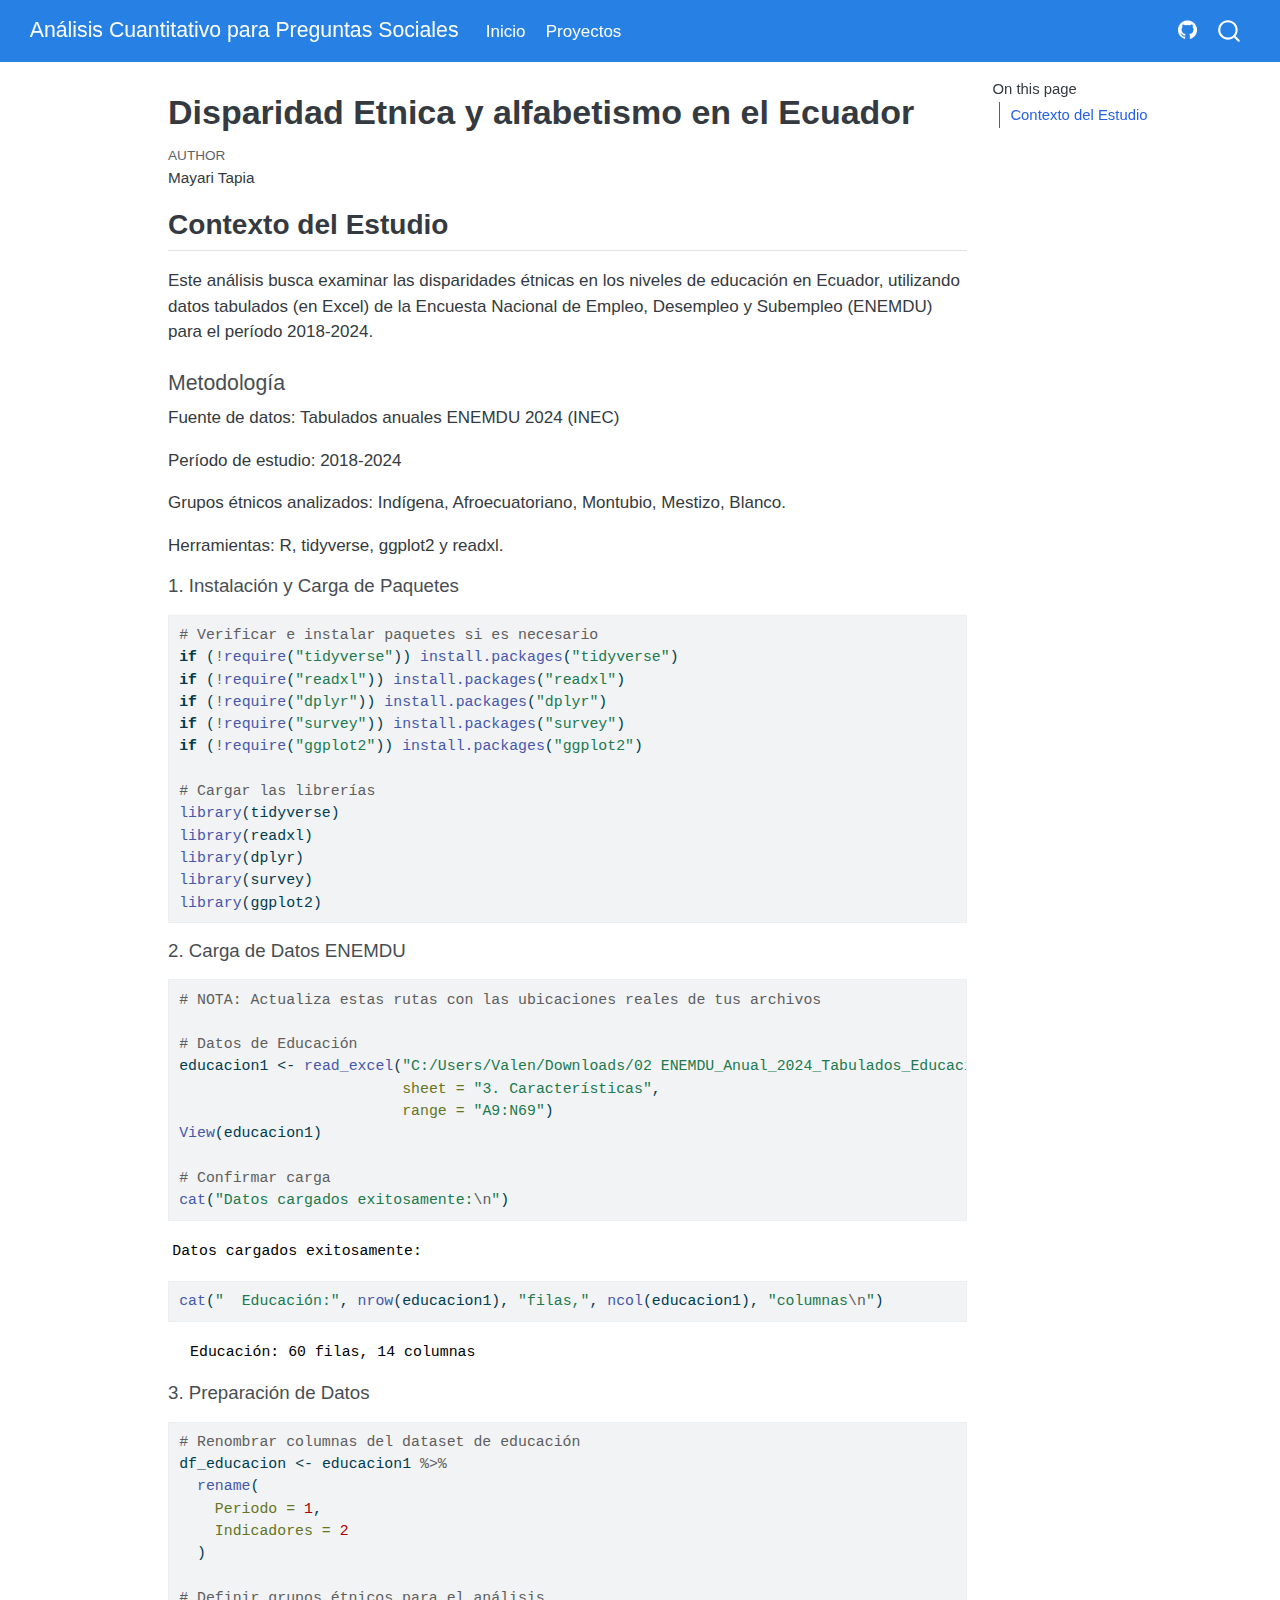
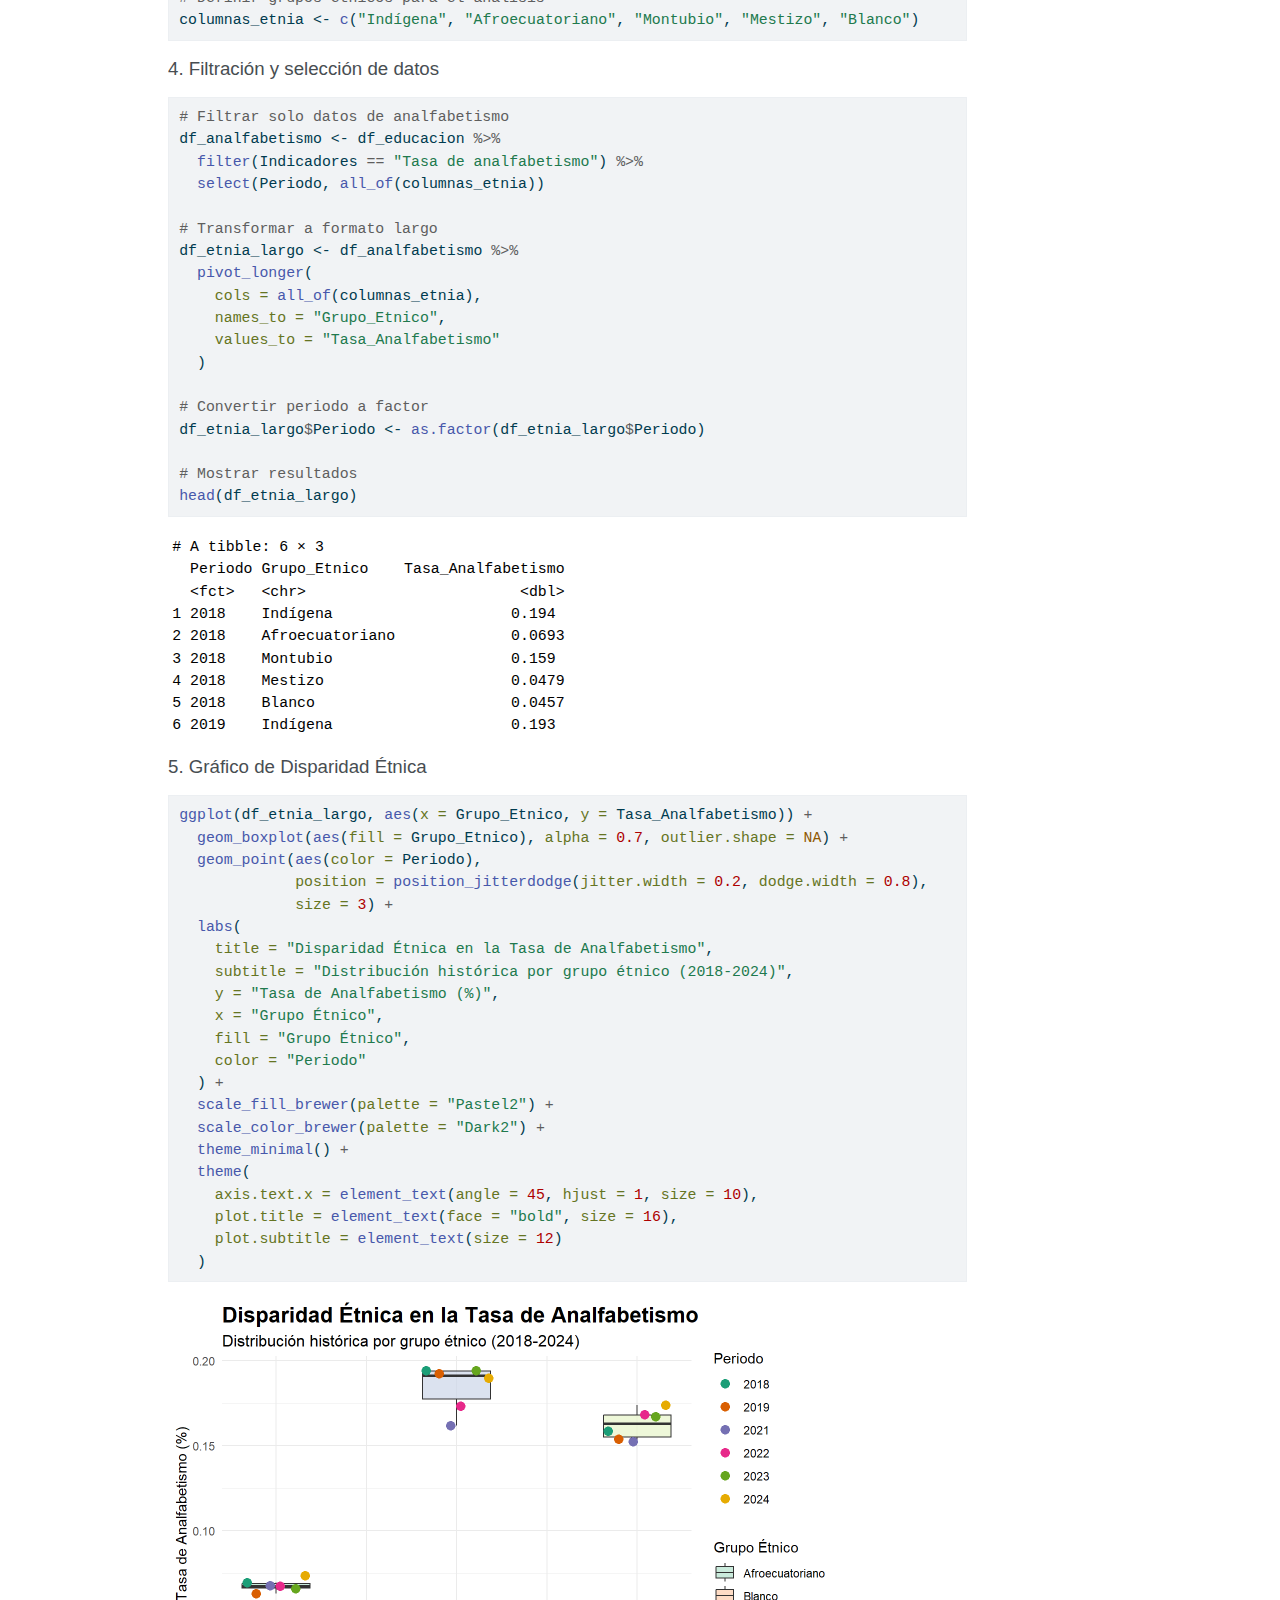
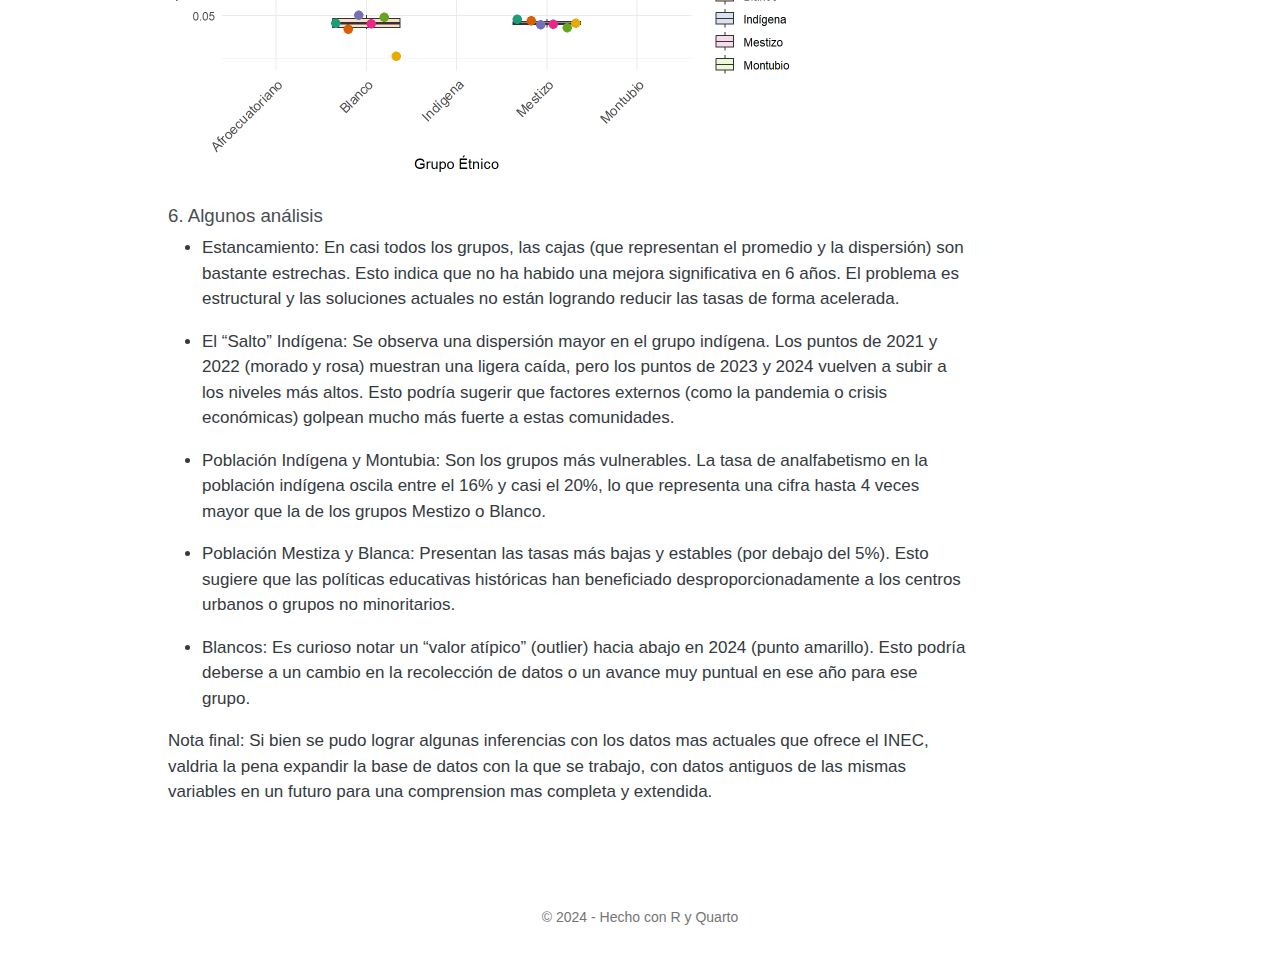
<file: docs/projects/index.html>
<!DOCTYPE html>
<html xmlns="http://www.w3.org/1999/xhtml" lang="en" xml:lang="en"><head>

<meta charset="utf-8">
<meta name="generator" content="quarto-1.7.32">

<meta name="viewport" content="width=device-width, initial-scale=1.0, user-scalable=yes">

<meta name="author" content="Mayari Tapia">

<title>Disparidad Etnica y alfabetismo en el Ecuador – Análisis Cuantitativo para Preguntas Sociales</title>
<style>
code{white-space: pre-wrap;}
span.smallcaps{font-variant: small-caps;}
div.columns{display: flex; gap: min(4vw, 1.5em);}
div.column{flex: auto; overflow-x: auto;}
div.hanging-indent{margin-left: 1.5em; text-indent: -1.5em;}
ul.task-list{list-style: none;}
ul.task-list li input[type="checkbox"] {
  width: 0.8em;
  margin: 0 0.8em 0.2em -1em; /* quarto-specific, see https://github.com/quarto-dev/quarto-cli/issues/4556 */ 
  vertical-align: middle;
}
/* CSS for syntax highlighting */
html { -webkit-text-size-adjust: 100%; }
pre > code.sourceCode { white-space: pre; position: relative; }
pre > code.sourceCode > span { display: inline-block; line-height: 1.25; }
pre > code.sourceCode > span:empty { height: 1.2em; }
.sourceCode { overflow: visible; }
code.sourceCode > span { color: inherit; text-decoration: inherit; }
div.sourceCode { margin: 1em 0; }
pre.sourceCode { margin: 0; }
@media screen {
div.sourceCode { overflow: auto; }
}
@media print {
pre > code.sourceCode { white-space: pre-wrap; }
pre > code.sourceCode > span { text-indent: -5em; padding-left: 5em; }
}
pre.numberSource code
  { counter-reset: source-line 0; }
pre.numberSource code > span
  { position: relative; left: -4em; counter-increment: source-line; }
pre.numberSource code > span > a:first-child::before
  { content: counter(source-line);
    position: relative; left: -1em; text-align: right; vertical-align: baseline;
    border: none; display: inline-block;
    -webkit-touch-callout: none; -webkit-user-select: none;
    -khtml-user-select: none; -moz-user-select: none;
    -ms-user-select: none; user-select: none;
    padding: 0 4px; width: 4em;
  }
pre.numberSource { margin-left: 3em;  padding-left: 4px; }
div.sourceCode
  {   }
@media screen {
pre > code.sourceCode > span > a:first-child::before { text-decoration: underline; }
}
</style>


<script src="../site_libs/quarto-nav/quarto-nav.js"></script>
<script src="../site_libs/quarto-nav/headroom.min.js"></script>
<script src="../site_libs/clipboard/clipboard.min.js"></script>
<script src="../site_libs/quarto-search/autocomplete.umd.js"></script>
<script src="../site_libs/quarto-search/fuse.min.js"></script>
<script src="../site_libs/quarto-search/quarto-search.js"></script>
<meta name="quarto:offset" content="../">
<script src="../site_libs/quarto-html/quarto.js" type="module"></script>
<script src="../site_libs/quarto-html/tabsets/tabsets.js" type="module"></script>
<script src="../site_libs/quarto-html/popper.min.js"></script>
<script src="../site_libs/quarto-html/tippy.umd.min.js"></script>
<script src="../site_libs/quarto-html/anchor.min.js"></script>
<link href="../site_libs/quarto-html/tippy.css" rel="stylesheet">
<link href="../site_libs/quarto-html/quarto-syntax-highlighting-37eea08aefeeee20ff55810ff984fec1.css" rel="stylesheet" id="quarto-text-highlighting-styles">
<script src="../site_libs/bootstrap/bootstrap.min.js"></script>
<link href="../site_libs/bootstrap/bootstrap-icons.css" rel="stylesheet">
<link href="../site_libs/bootstrap/bootstrap-b3aed8deb8408878d0e4e165d993d59e.min.css" rel="stylesheet" append-hash="true" id="quarto-bootstrap" data-mode="light">
<script id="quarto-search-options" type="application/json">{
  "location": "navbar",
  "copy-button": false,
  "collapse-after": 3,
  "panel-placement": "end",
  "type": "overlay",
  "limit": 50,
  "keyboard-shortcut": [
    "f",
    "/",
    "s"
  ],
  "show-item-context": false,
  "language": {
    "search-no-results-text": "No results",
    "search-matching-documents-text": "matching documents",
    "search-copy-link-title": "Copy link to search",
    "search-hide-matches-text": "Hide additional matches",
    "search-more-match-text": "more match in this document",
    "search-more-matches-text": "more matches in this document",
    "search-clear-button-title": "Clear",
    "search-text-placeholder": "",
    "search-detached-cancel-button-title": "Cancel",
    "search-submit-button-title": "Submit",
    "search-label": "Search"
  }
}</script>


<link rel="stylesheet" href="../styles.css">
</head>

<body class="nav-fixed quarto-light">

<div id="quarto-search-results"></div>
  <header id="quarto-header" class="headroom fixed-top">
    <nav class="navbar navbar-expand-lg " data-bs-theme="dark">
      <div class="navbar-container container-fluid">
      <div class="navbar-brand-container mx-auto">
    <a class="navbar-brand" href="../index.html">
    <span class="navbar-title">Análisis Cuantitativo para Preguntas Sociales</span>
    </a>
  </div>
            <div id="quarto-search" class="" title="Search"></div>
          <button class="navbar-toggler" type="button" data-bs-toggle="collapse" data-bs-target="#navbarCollapse" aria-controls="navbarCollapse" role="menu" aria-expanded="false" aria-label="Toggle navigation" onclick="if (window.quartoToggleHeadroom) { window.quartoToggleHeadroom(); }">
  <span class="navbar-toggler-icon"></span>
</button>
          <div class="collapse navbar-collapse" id="navbarCollapse">
            <ul class="navbar-nav navbar-nav-scroll me-auto">
  <li class="nav-item">
    <a class="nav-link" href="../index.html"> 
<span class="menu-text">Inicio</span></a>
  </li>  
  <li class="nav-item">
    <a class="nav-link" href="../projects/index.html"> 
<span class="menu-text">Proyectos</span></a>
  </li>  
</ul>
            <ul class="navbar-nav navbar-nav-scroll ms-auto">
  <li class="nav-item compact">
    <a class="nav-link" href="https://github.com/Mayari27"> <i class="bi bi-github" role="img">
</i> 
<span class="menu-text"></span></a>
  </li>  
</ul>
          </div> <!-- /navcollapse -->
            <div class="quarto-navbar-tools">
</div>
      </div> <!-- /container-fluid -->
    </nav>
</header>
<!-- content -->
<div id="quarto-content" class="quarto-container page-columns page-rows-contents page-layout-article page-navbar">
<!-- sidebar -->
<!-- margin-sidebar -->
    <div id="quarto-margin-sidebar" class="sidebar margin-sidebar">
        <nav id="TOC" role="doc-toc" class="toc-active">
    <h2 id="toc-title">On this page</h2>
   
  <ul>
  <li><a href="#contexto-del-estudio" id="toc-contexto-del-estudio" class="nav-link active" data-scroll-target="#contexto-del-estudio">Contexto del Estudio</a></li>
  </ul>
</nav>
    </div>
<!-- main -->
<main class="content" id="quarto-document-content">

<header id="title-block-header" class="quarto-title-block default">
<div class="quarto-title">
<h1 class="title">Disparidad Etnica y alfabetismo en el Ecuador</h1>
</div>



<div class="quarto-title-meta">

    <div>
    <div class="quarto-title-meta-heading">Author</div>
    <div class="quarto-title-meta-contents">
             <p>Mayari Tapia </p>
          </div>
  </div>
    
  
    
  </div>
  


</header>


<section id="contexto-del-estudio" class="level2">
<h2 class="anchored" data-anchor-id="contexto-del-estudio">Contexto del Estudio</h2>
<p>Este análisis busca examinar las disparidades étnicas en los niveles de educación en Ecuador, utilizando datos tabulados (en Excel) de la Encuesta Nacional de Empleo, Desempleo y Subempleo (ENEMDU) para el período 2018-2024.</p>
<section id="metodología" class="level4">
<h4 class="anchored" data-anchor-id="metodología">Metodología</h4>
<p>Fuente de datos: Tabulados anuales ENEMDU 2024 (INEC)</p>
<p>Período de estudio: 2018-2024</p>
<p>Grupos étnicos analizados: Indígena, Afroecuatoriano, Montubio, Mestizo, Blanco.</p>
<p>Herramientas: R, tidyverse, ggplot2 y readxl.</p>
<section id="instalación-y-carga-de-paquetes" class="level5">
<h5 class="anchored" data-anchor-id="instalación-y-carga-de-paquetes">1. Instalación y Carga de Paquetes</h5>
<div class="cell">
<div class="sourceCode cell-code" id="cb1"><pre class="sourceCode r code-with-copy"><code class="sourceCode r"><span id="cb1-1"><a href="#cb1-1" aria-hidden="true" tabindex="-1"></a><span class="co"># Verificar e instalar paquetes si es necesario</span></span>
<span id="cb1-2"><a href="#cb1-2" aria-hidden="true" tabindex="-1"></a><span class="cf">if</span> (<span class="sc">!</span><span class="fu">require</span>(<span class="st">"tidyverse"</span>)) <span class="fu">install.packages</span>(<span class="st">"tidyverse"</span>)</span>
<span id="cb1-3"><a href="#cb1-3" aria-hidden="true" tabindex="-1"></a><span class="cf">if</span> (<span class="sc">!</span><span class="fu">require</span>(<span class="st">"readxl"</span>)) <span class="fu">install.packages</span>(<span class="st">"readxl"</span>)</span>
<span id="cb1-4"><a href="#cb1-4" aria-hidden="true" tabindex="-1"></a><span class="cf">if</span> (<span class="sc">!</span><span class="fu">require</span>(<span class="st">"dplyr"</span>)) <span class="fu">install.packages</span>(<span class="st">"dplyr"</span>)</span>
<span id="cb1-5"><a href="#cb1-5" aria-hidden="true" tabindex="-1"></a><span class="cf">if</span> (<span class="sc">!</span><span class="fu">require</span>(<span class="st">"survey"</span>)) <span class="fu">install.packages</span>(<span class="st">"survey"</span>)</span>
<span id="cb1-6"><a href="#cb1-6" aria-hidden="true" tabindex="-1"></a><span class="cf">if</span> (<span class="sc">!</span><span class="fu">require</span>(<span class="st">"ggplot2"</span>)) <span class="fu">install.packages</span>(<span class="st">"ggplot2"</span>)</span>
<span id="cb1-7"><a href="#cb1-7" aria-hidden="true" tabindex="-1"></a></span>
<span id="cb1-8"><a href="#cb1-8" aria-hidden="true" tabindex="-1"></a><span class="co"># Cargar las librerías</span></span>
<span id="cb1-9"><a href="#cb1-9" aria-hidden="true" tabindex="-1"></a><span class="fu">library</span>(tidyverse)</span>
<span id="cb1-10"><a href="#cb1-10" aria-hidden="true" tabindex="-1"></a><span class="fu">library</span>(readxl)</span>
<span id="cb1-11"><a href="#cb1-11" aria-hidden="true" tabindex="-1"></a><span class="fu">library</span>(dplyr)</span>
<span id="cb1-12"><a href="#cb1-12" aria-hidden="true" tabindex="-1"></a><span class="fu">library</span>(survey)</span>
<span id="cb1-13"><a href="#cb1-13" aria-hidden="true" tabindex="-1"></a><span class="fu">library</span>(ggplot2)</span></code><button title="Copy to Clipboard" class="code-copy-button"><i class="bi"></i></button></pre></div>
</div>
</section>
<section id="carga-de-datos-enemdu" class="level5">
<h5 class="anchored" data-anchor-id="carga-de-datos-enemdu">2. Carga de Datos ENEMDU</h5>
<div class="cell">
<div class="sourceCode cell-code" id="cb2"><pre class="sourceCode r code-with-copy"><code class="sourceCode r"><span id="cb2-1"><a href="#cb2-1" aria-hidden="true" tabindex="-1"></a><span class="co"># NOTA: Actualiza estas rutas con las ubicaciones reales de tus archivos</span></span>
<span id="cb2-2"><a href="#cb2-2" aria-hidden="true" tabindex="-1"></a></span>
<span id="cb2-3"><a href="#cb2-3" aria-hidden="true" tabindex="-1"></a><span class="co"># Datos de Educación</span></span>
<span id="cb2-4"><a href="#cb2-4" aria-hidden="true" tabindex="-1"></a>educacion1 <span class="ot">&lt;-</span> <span class="fu">read_excel</span>(<span class="st">"C:/Users/Valen/Downloads/02 ENEMDU_Anual_2024_Tabulados_Educación.xlsx"</span>, </span>
<span id="cb2-5"><a href="#cb2-5" aria-hidden="true" tabindex="-1"></a>                         <span class="at">sheet =</span> <span class="st">"3. Características"</span>, </span>
<span id="cb2-6"><a href="#cb2-6" aria-hidden="true" tabindex="-1"></a>                         <span class="at">range =</span> <span class="st">"A9:N69"</span>)</span>
<span id="cb2-7"><a href="#cb2-7" aria-hidden="true" tabindex="-1"></a><span class="fu">View</span>(educacion1)</span>
<span id="cb2-8"><a href="#cb2-8" aria-hidden="true" tabindex="-1"></a></span>
<span id="cb2-9"><a href="#cb2-9" aria-hidden="true" tabindex="-1"></a><span class="co"># Confirmar carga</span></span>
<span id="cb2-10"><a href="#cb2-10" aria-hidden="true" tabindex="-1"></a><span class="fu">cat</span>(<span class="st">"Datos cargados exitosamente:</span><span class="sc">\n</span><span class="st">"</span>)</span></code><button title="Copy to Clipboard" class="code-copy-button"><i class="bi"></i></button></pre></div>
<div class="cell-output cell-output-stdout">
<pre><code>Datos cargados exitosamente:</code></pre>
</div>
<div class="sourceCode cell-code" id="cb4"><pre class="sourceCode r code-with-copy"><code class="sourceCode r"><span id="cb4-1"><a href="#cb4-1" aria-hidden="true" tabindex="-1"></a><span class="fu">cat</span>(<span class="st">"  Educación:"</span>, <span class="fu">nrow</span>(educacion1), <span class="st">"filas,"</span>, <span class="fu">ncol</span>(educacion1), <span class="st">"columnas</span><span class="sc">\n</span><span class="st">"</span>)</span></code><button title="Copy to Clipboard" class="code-copy-button"><i class="bi"></i></button></pre></div>
<div class="cell-output cell-output-stdout">
<pre><code>  Educación: 60 filas, 14 columnas</code></pre>
</div>
</div>
</section>
<section id="preparación-de-datos" class="level5">
<h5 class="anchored" data-anchor-id="preparación-de-datos">3. Preparación de Datos</h5>
<div class="cell">
<div class="sourceCode cell-code" id="cb6"><pre class="sourceCode r code-with-copy"><code class="sourceCode r"><span id="cb6-1"><a href="#cb6-1" aria-hidden="true" tabindex="-1"></a><span class="co"># Renombrar columnas del dataset de educación</span></span>
<span id="cb6-2"><a href="#cb6-2" aria-hidden="true" tabindex="-1"></a>df_educacion <span class="ot">&lt;-</span> educacion1 <span class="sc">%&gt;%</span> </span>
<span id="cb6-3"><a href="#cb6-3" aria-hidden="true" tabindex="-1"></a>  <span class="fu">rename</span>(</span>
<span id="cb6-4"><a href="#cb6-4" aria-hidden="true" tabindex="-1"></a>    <span class="at">Periodo =</span> <span class="dv">1</span>,</span>
<span id="cb6-5"><a href="#cb6-5" aria-hidden="true" tabindex="-1"></a>    <span class="at">Indicadores =</span> <span class="dv">2</span></span>
<span id="cb6-6"><a href="#cb6-6" aria-hidden="true" tabindex="-1"></a>  )</span>
<span id="cb6-7"><a href="#cb6-7" aria-hidden="true" tabindex="-1"></a></span>
<span id="cb6-8"><a href="#cb6-8" aria-hidden="true" tabindex="-1"></a><span class="co"># Definir grupos étnicos para el análisis</span></span>
<span id="cb6-9"><a href="#cb6-9" aria-hidden="true" tabindex="-1"></a>columnas_etnia <span class="ot">&lt;-</span> <span class="fu">c</span>(<span class="st">"Indígena"</span>, <span class="st">"Afroecuatoriano"</span>, <span class="st">"Montubio"</span>, <span class="st">"Mestizo"</span>, <span class="st">"Blanco"</span>)</span></code><button title="Copy to Clipboard" class="code-copy-button"><i class="bi"></i></button></pre></div>
</div>
</section>
<section id="filtración-y-selección-de-datos" class="level5">
<h5 class="anchored" data-anchor-id="filtración-y-selección-de-datos">4. Filtración y selección de datos</h5>
<div class="cell">
<div class="sourceCode cell-code" id="cb7"><pre class="sourceCode r code-with-copy"><code class="sourceCode r"><span id="cb7-1"><a href="#cb7-1" aria-hidden="true" tabindex="-1"></a><span class="co"># Filtrar solo datos de analfabetismo</span></span>
<span id="cb7-2"><a href="#cb7-2" aria-hidden="true" tabindex="-1"></a>df_analfabetismo <span class="ot">&lt;-</span> df_educacion <span class="sc">%&gt;%</span></span>
<span id="cb7-3"><a href="#cb7-3" aria-hidden="true" tabindex="-1"></a>  <span class="fu">filter</span>(Indicadores <span class="sc">==</span> <span class="st">"Tasa de analfabetismo"</span>) <span class="sc">%&gt;%</span></span>
<span id="cb7-4"><a href="#cb7-4" aria-hidden="true" tabindex="-1"></a>  <span class="fu">select</span>(Periodo, <span class="fu">all_of</span>(columnas_etnia))</span>
<span id="cb7-5"><a href="#cb7-5" aria-hidden="true" tabindex="-1"></a></span>
<span id="cb7-6"><a href="#cb7-6" aria-hidden="true" tabindex="-1"></a><span class="co"># Transformar a formato largo</span></span>
<span id="cb7-7"><a href="#cb7-7" aria-hidden="true" tabindex="-1"></a>df_etnia_largo <span class="ot">&lt;-</span> df_analfabetismo <span class="sc">%&gt;%</span></span>
<span id="cb7-8"><a href="#cb7-8" aria-hidden="true" tabindex="-1"></a>  <span class="fu">pivot_longer</span>(</span>
<span id="cb7-9"><a href="#cb7-9" aria-hidden="true" tabindex="-1"></a>    <span class="at">cols =</span> <span class="fu">all_of</span>(columnas_etnia),</span>
<span id="cb7-10"><a href="#cb7-10" aria-hidden="true" tabindex="-1"></a>    <span class="at">names_to =</span> <span class="st">"Grupo_Etnico"</span>,</span>
<span id="cb7-11"><a href="#cb7-11" aria-hidden="true" tabindex="-1"></a>    <span class="at">values_to =</span> <span class="st">"Tasa_Analfabetismo"</span></span>
<span id="cb7-12"><a href="#cb7-12" aria-hidden="true" tabindex="-1"></a>  )</span>
<span id="cb7-13"><a href="#cb7-13" aria-hidden="true" tabindex="-1"></a></span>
<span id="cb7-14"><a href="#cb7-14" aria-hidden="true" tabindex="-1"></a><span class="co"># Convertir periodo a factor</span></span>
<span id="cb7-15"><a href="#cb7-15" aria-hidden="true" tabindex="-1"></a>df_etnia_largo<span class="sc">$</span>Periodo <span class="ot">&lt;-</span> <span class="fu">as.factor</span>(df_etnia_largo<span class="sc">$</span>Periodo)</span>
<span id="cb7-16"><a href="#cb7-16" aria-hidden="true" tabindex="-1"></a></span>
<span id="cb7-17"><a href="#cb7-17" aria-hidden="true" tabindex="-1"></a><span class="co"># Mostrar resultados</span></span>
<span id="cb7-18"><a href="#cb7-18" aria-hidden="true" tabindex="-1"></a><span class="fu">head</span>(df_etnia_largo)</span></code><button title="Copy to Clipboard" class="code-copy-button"><i class="bi"></i></button></pre></div>
<div class="cell-output cell-output-stdout">
<pre><code># A tibble: 6 × 3
  Periodo Grupo_Etnico    Tasa_Analfabetismo
  &lt;fct&gt;   &lt;chr&gt;                        &lt;dbl&gt;
1 2018    Indígena                    0.194 
2 2018    Afroecuatoriano             0.0693
3 2018    Montubio                    0.159 
4 2018    Mestizo                     0.0479
5 2018    Blanco                      0.0457
6 2019    Indígena                    0.193 </code></pre>
</div>
</div>
</section>
<section id="gráfico-de-disparidad-étnica" class="level5">
<h5 class="anchored" data-anchor-id="gráfico-de-disparidad-étnica">5. Gráfico de Disparidad Étnica</h5>
<div class="cell">
<div class="sourceCode cell-code" id="cb9"><pre class="sourceCode r code-with-copy"><code class="sourceCode r"><span id="cb9-1"><a href="#cb9-1" aria-hidden="true" tabindex="-1"></a><span class="fu">ggplot</span>(df_etnia_largo, <span class="fu">aes</span>(<span class="at">x =</span> Grupo_Etnico, <span class="at">y =</span> Tasa_Analfabetismo)) <span class="sc">+</span></span>
<span id="cb9-2"><a href="#cb9-2" aria-hidden="true" tabindex="-1"></a>  <span class="fu">geom_boxplot</span>(<span class="fu">aes</span>(<span class="at">fill =</span> Grupo_Etnico), <span class="at">alpha =</span> <span class="fl">0.7</span>, <span class="at">outlier.shape =</span> <span class="cn">NA</span>) <span class="sc">+</span></span>
<span id="cb9-3"><a href="#cb9-3" aria-hidden="true" tabindex="-1"></a>  <span class="fu">geom_point</span>(<span class="fu">aes</span>(<span class="at">color =</span> Periodo),</span>
<span id="cb9-4"><a href="#cb9-4" aria-hidden="true" tabindex="-1"></a>             <span class="at">position =</span> <span class="fu">position_jitterdodge</span>(<span class="at">jitter.width =</span> <span class="fl">0.2</span>, <span class="at">dodge.width =</span> <span class="fl">0.8</span>),</span>
<span id="cb9-5"><a href="#cb9-5" aria-hidden="true" tabindex="-1"></a>             <span class="at">size =</span> <span class="dv">3</span>) <span class="sc">+</span></span>
<span id="cb9-6"><a href="#cb9-6" aria-hidden="true" tabindex="-1"></a>  <span class="fu">labs</span>(</span>
<span id="cb9-7"><a href="#cb9-7" aria-hidden="true" tabindex="-1"></a>    <span class="at">title =</span> <span class="st">"Disparidad Étnica en la Tasa de Analfabetismo"</span>,</span>
<span id="cb9-8"><a href="#cb9-8" aria-hidden="true" tabindex="-1"></a>    <span class="at">subtitle =</span> <span class="st">"Distribución histórica por grupo étnico (2018-2024)"</span>,</span>
<span id="cb9-9"><a href="#cb9-9" aria-hidden="true" tabindex="-1"></a>    <span class="at">y =</span> <span class="st">"Tasa de Analfabetismo (%)"</span>,</span>
<span id="cb9-10"><a href="#cb9-10" aria-hidden="true" tabindex="-1"></a>    <span class="at">x =</span> <span class="st">"Grupo Étnico"</span>,</span>
<span id="cb9-11"><a href="#cb9-11" aria-hidden="true" tabindex="-1"></a>    <span class="at">fill =</span> <span class="st">"Grupo Étnico"</span>,</span>
<span id="cb9-12"><a href="#cb9-12" aria-hidden="true" tabindex="-1"></a>    <span class="at">color =</span> <span class="st">"Periodo"</span></span>
<span id="cb9-13"><a href="#cb9-13" aria-hidden="true" tabindex="-1"></a>  ) <span class="sc">+</span></span>
<span id="cb9-14"><a href="#cb9-14" aria-hidden="true" tabindex="-1"></a>  <span class="fu">scale_fill_brewer</span>(<span class="at">palette =</span> <span class="st">"Pastel2"</span>) <span class="sc">+</span></span>
<span id="cb9-15"><a href="#cb9-15" aria-hidden="true" tabindex="-1"></a>  <span class="fu">scale_color_brewer</span>(<span class="at">palette =</span> <span class="st">"Dark2"</span>) <span class="sc">+</span></span>
<span id="cb9-16"><a href="#cb9-16" aria-hidden="true" tabindex="-1"></a>  <span class="fu">theme_minimal</span>() <span class="sc">+</span></span>
<span id="cb9-17"><a href="#cb9-17" aria-hidden="true" tabindex="-1"></a>  <span class="fu">theme</span>(</span>
<span id="cb9-18"><a href="#cb9-18" aria-hidden="true" tabindex="-1"></a>    <span class="at">axis.text.x =</span> <span class="fu">element_text</span>(<span class="at">angle =</span> <span class="dv">45</span>, <span class="at">hjust =</span> <span class="dv">1</span>, <span class="at">size =</span> <span class="dv">10</span>),</span>
<span id="cb9-19"><a href="#cb9-19" aria-hidden="true" tabindex="-1"></a>    <span class="at">plot.title =</span> <span class="fu">element_text</span>(<span class="at">face =</span> <span class="st">"bold"</span>, <span class="at">size =</span> <span class="dv">16</span>),</span>
<span id="cb9-20"><a href="#cb9-20" aria-hidden="true" tabindex="-1"></a>    <span class="at">plot.subtitle =</span> <span class="fu">element_text</span>(<span class="at">size =</span> <span class="dv">12</span>)</span>
<span id="cb9-21"><a href="#cb9-21" aria-hidden="true" tabindex="-1"></a>  )</span></code><button title="Copy to Clipboard" class="code-copy-button"><i class="bi"></i></button></pre></div>
<div class="cell-output-display">
<div>
<figure class="figure">
<p><img src="proyecto-1_files/figure-html/unnamed-chunk-5-1.png" class="img-fluid figure-img" width="672"></p>
</figure>
</div>
</div>
</div>
</section>
<section id="algunos-análisis" class="level5">
<h5 class="anchored" data-anchor-id="algunos-análisis">6. Algunos análisis</h5>
<ul>
<li><p>Estancamiento: En casi todos los grupos, las cajas (que representan el promedio y la dispersión) son bastante estrechas. Esto indica que no ha habido una mejora significativa en 6 años. El problema es estructural y las soluciones actuales no están logrando reducir las tasas de forma acelerada.</p></li>
<li><p>El “Salto” Indígena: Se observa una dispersión mayor en el grupo indígena. Los puntos de 2021 y 2022 (morado y rosa) muestran una ligera caída, pero los puntos de 2023 y 2024 vuelven a subir a los niveles más altos. Esto podría sugerir que factores externos (como la pandemia o crisis económicas) golpean mucho más fuerte a estas comunidades.</p></li>
<li><p>Población Indígena y Montubia: Son los grupos más vulnerables. La tasa de analfabetismo en la población indígena oscila entre el 16% y casi el 20%, lo que representa una cifra hasta 4 veces mayor que la de los grupos Mestizo o Blanco.</p></li>
<li><p>Población Mestiza y Blanca: Presentan las tasas más bajas y estables (por debajo del 5%). Esto sugiere que las políticas educativas históricas han beneficiado desproporcionadamente a los centros urbanos o grupos no minoritarios.</p></li>
<li><p>Blancos: Es curioso notar un “valor atípico” (outlier) hacia abajo en 2024 (punto amarillo). Esto podría deberse a un cambio en la recolección de datos o un avance muy puntual en ese año para ese grupo.</p></li>
</ul>
<p>Nota final: Si bien se pudo lograr algunas inferencias con los datos mas actuales que ofrece el INEC, valdria la pena expandir la base de datos con la que se trabajo, con datos antiguos de las mismas variables en un futuro para una comprension mas completa y extendida.</p>


</section>
</section>
</section>

</main> <!-- /main -->
<script id="quarto-html-after-body" type="application/javascript">
  window.document.addEventListener("DOMContentLoaded", function (event) {
    const icon = "";
    const anchorJS = new window.AnchorJS();
    anchorJS.options = {
      placement: 'right',
      icon: icon
    };
    anchorJS.add('.anchored');
    const isCodeAnnotation = (el) => {
      for (const clz of el.classList) {
        if (clz.startsWith('code-annotation-')) {                     
          return true;
        }
      }
      return false;
    }
    const onCopySuccess = function(e) {
      // button target
      const button = e.trigger;
      // don't keep focus
      button.blur();
      // flash "checked"
      button.classList.add('code-copy-button-checked');
      var currentTitle = button.getAttribute("title");
      button.setAttribute("title", "Copied!");
      let tooltip;
      if (window.bootstrap) {
        button.setAttribute("data-bs-toggle", "tooltip");
        button.setAttribute("data-bs-placement", "left");
        button.setAttribute("data-bs-title", "Copied!");
        tooltip = new bootstrap.Tooltip(button, 
          { trigger: "manual", 
            customClass: "code-copy-button-tooltip",
            offset: [0, -8]});
        tooltip.show();    
      }
      setTimeout(function() {
        if (tooltip) {
          tooltip.hide();
          button.removeAttribute("data-bs-title");
          button.removeAttribute("data-bs-toggle");
          button.removeAttribute("data-bs-placement");
        }
        button.setAttribute("title", currentTitle);
        button.classList.remove('code-copy-button-checked');
      }, 1000);
      // clear code selection
      e.clearSelection();
    }
    const getTextToCopy = function(trigger) {
        const codeEl = trigger.previousElementSibling.cloneNode(true);
        for (const childEl of codeEl.children) {
          if (isCodeAnnotation(childEl)) {
            childEl.remove();
          }
        }
        return codeEl.innerText;
    }
    const clipboard = new window.ClipboardJS('.code-copy-button:not([data-in-quarto-modal])', {
      text: getTextToCopy
    });
    clipboard.on('success', onCopySuccess);
    if (window.document.getElementById('quarto-embedded-source-code-modal')) {
      const clipboardModal = new window.ClipboardJS('.code-copy-button[data-in-quarto-modal]', {
        text: getTextToCopy,
        container: window.document.getElementById('quarto-embedded-source-code-modal')
      });
      clipboardModal.on('success', onCopySuccess);
    }
      var localhostRegex = new RegExp(/^(?:http|https):\/\/localhost\:?[0-9]*\//);
      var mailtoRegex = new RegExp(/^mailto:/);
        var filterRegex = new RegExp('/' + window.location.host + '/');
      var isInternal = (href) => {
          return filterRegex.test(href) || localhostRegex.test(href) || mailtoRegex.test(href);
      }
      // Inspect non-navigation links and adorn them if external
     var links = window.document.querySelectorAll('a[href]:not(.nav-link):not(.navbar-brand):not(.toc-action):not(.sidebar-link):not(.sidebar-item-toggle):not(.pagination-link):not(.no-external):not([aria-hidden]):not(.dropdown-item):not(.quarto-navigation-tool):not(.about-link)');
      for (var i=0; i<links.length; i++) {
        const link = links[i];
        if (!isInternal(link.href)) {
          // undo the damage that might have been done by quarto-nav.js in the case of
          // links that we want to consider external
          if (link.dataset.originalHref !== undefined) {
            link.href = link.dataset.originalHref;
          }
        }
      }
    function tippyHover(el, contentFn, onTriggerFn, onUntriggerFn) {
      const config = {
        allowHTML: true,
        maxWidth: 500,
        delay: 100,
        arrow: false,
        appendTo: function(el) {
            return el.parentElement;
        },
        interactive: true,
        interactiveBorder: 10,
        theme: 'quarto',
        placement: 'bottom-start',
      };
      if (contentFn) {
        config.content = contentFn;
      }
      if (onTriggerFn) {
        config.onTrigger = onTriggerFn;
      }
      if (onUntriggerFn) {
        config.onUntrigger = onUntriggerFn;
      }
      window.tippy(el, config); 
    }
    const noterefs = window.document.querySelectorAll('a[role="doc-noteref"]');
    for (var i=0; i<noterefs.length; i++) {
      const ref = noterefs[i];
      tippyHover(ref, function() {
        // use id or data attribute instead here
        let href = ref.getAttribute('data-footnote-href') || ref.getAttribute('href');
        try { href = new URL(href).hash; } catch {}
        const id = href.replace(/^#\/?/, "");
        const note = window.document.getElementById(id);
        if (note) {
          return note.innerHTML;
        } else {
          return "";
        }
      });
    }
    const xrefs = window.document.querySelectorAll('a.quarto-xref');
    const processXRef = (id, note) => {
      // Strip column container classes
      const stripColumnClz = (el) => {
        el.classList.remove("page-full", "page-columns");
        if (el.children) {
          for (const child of el.children) {
            stripColumnClz(child);
          }
        }
      }
      stripColumnClz(note)
      if (id === null || id.startsWith('sec-')) {
        // Special case sections, only their first couple elements
        const container = document.createElement("div");
        if (note.children && note.children.length > 2) {
          container.appendChild(note.children[0].cloneNode(true));
          for (let i = 1; i < note.children.length; i++) {
            const child = note.children[i];
            if (child.tagName === "P" && child.innerText === "") {
              continue;
            } else {
              container.appendChild(child.cloneNode(true));
              break;
            }
          }
          if (window.Quarto?.typesetMath) {
            window.Quarto.typesetMath(container);
          }
          return container.innerHTML
        } else {
          if (window.Quarto?.typesetMath) {
            window.Quarto.typesetMath(note);
          }
          return note.innerHTML;
        }
      } else {
        // Remove any anchor links if they are present
        const anchorLink = note.querySelector('a.anchorjs-link');
        if (anchorLink) {
          anchorLink.remove();
        }
        if (window.Quarto?.typesetMath) {
          window.Quarto.typesetMath(note);
        }
        if (note.classList.contains("callout")) {
          return note.outerHTML;
        } else {
          return note.innerHTML;
        }
      }
    }
    for (var i=0; i<xrefs.length; i++) {
      const xref = xrefs[i];
      tippyHover(xref, undefined, function(instance) {
        instance.disable();
        let url = xref.getAttribute('href');
        let hash = undefined; 
        if (url.startsWith('#')) {
          hash = url;
        } else {
          try { hash = new URL(url).hash; } catch {}
        }
        if (hash) {
          const id = hash.replace(/^#\/?/, "");
          const note = window.document.getElementById(id);
          if (note !== null) {
            try {
              const html = processXRef(id, note.cloneNode(true));
              instance.setContent(html);
            } finally {
              instance.enable();
              instance.show();
            }
          } else {
            // See if we can fetch this
            fetch(url.split('#')[0])
            .then(res => res.text())
            .then(html => {
              const parser = new DOMParser();
              const htmlDoc = parser.parseFromString(html, "text/html");
              const note = htmlDoc.getElementById(id);
              if (note !== null) {
                const html = processXRef(id, note);
                instance.setContent(html);
              } 
            }).finally(() => {
              instance.enable();
              instance.show();
            });
          }
        } else {
          // See if we can fetch a full url (with no hash to target)
          // This is a special case and we should probably do some content thinning / targeting
          fetch(url)
          .then(res => res.text())
          .then(html => {
            const parser = new DOMParser();
            const htmlDoc = parser.parseFromString(html, "text/html");
            const note = htmlDoc.querySelector('main.content');
            if (note !== null) {
              // This should only happen for chapter cross references
              // (since there is no id in the URL)
              // remove the first header
              if (note.children.length > 0 && note.children[0].tagName === "HEADER") {
                note.children[0].remove();
              }
              const html = processXRef(null, note);
              instance.setContent(html);
            } 
          }).finally(() => {
            instance.enable();
            instance.show();
          });
        }
      }, function(instance) {
      });
    }
        let selectedAnnoteEl;
        const selectorForAnnotation = ( cell, annotation) => {
          let cellAttr = 'data-code-cell="' + cell + '"';
          let lineAttr = 'data-code-annotation="' +  annotation + '"';
          const selector = 'span[' + cellAttr + '][' + lineAttr + ']';
          return selector;
        }
        const selectCodeLines = (annoteEl) => {
          const doc = window.document;
          const targetCell = annoteEl.getAttribute("data-target-cell");
          const targetAnnotation = annoteEl.getAttribute("data-target-annotation");
          const annoteSpan = window.document.querySelector(selectorForAnnotation(targetCell, targetAnnotation));
          const lines = annoteSpan.getAttribute("data-code-lines").split(",");
          const lineIds = lines.map((line) => {
            return targetCell + "-" + line;
          })
          let top = null;
          let height = null;
          let parent = null;
          if (lineIds.length > 0) {
              //compute the position of the single el (top and bottom and make a div)
              const el = window.document.getElementById(lineIds[0]);
              top = el.offsetTop;
              height = el.offsetHeight;
              parent = el.parentElement.parentElement;
            if (lineIds.length > 1) {
              const lastEl = window.document.getElementById(lineIds[lineIds.length - 1]);
              const bottom = lastEl.offsetTop + lastEl.offsetHeight;
              height = bottom - top;
            }
            if (top !== null && height !== null && parent !== null) {
              // cook up a div (if necessary) and position it 
              let div = window.document.getElementById("code-annotation-line-highlight");
              if (div === null) {
                div = window.document.createElement("div");
                div.setAttribute("id", "code-annotation-line-highlight");
                div.style.position = 'absolute';
                parent.appendChild(div);
              }
              div.style.top = top - 2 + "px";
              div.style.height = height + 4 + "px";
              div.style.left = 0;
              let gutterDiv = window.document.getElementById("code-annotation-line-highlight-gutter");
              if (gutterDiv === null) {
                gutterDiv = window.document.createElement("div");
                gutterDiv.setAttribute("id", "code-annotation-line-highlight-gutter");
                gutterDiv.style.position = 'absolute';
                const codeCell = window.document.getElementById(targetCell);
                const gutter = codeCell.querySelector('.code-annotation-gutter');
                gutter.appendChild(gutterDiv);
              }
              gutterDiv.style.top = top - 2 + "px";
              gutterDiv.style.height = height + 4 + "px";
            }
            selectedAnnoteEl = annoteEl;
          }
        };
        const unselectCodeLines = () => {
          const elementsIds = ["code-annotation-line-highlight", "code-annotation-line-highlight-gutter"];
          elementsIds.forEach((elId) => {
            const div = window.document.getElementById(elId);
            if (div) {
              div.remove();
            }
          });
          selectedAnnoteEl = undefined;
        };
          // Handle positioning of the toggle
      window.addEventListener(
        "resize",
        throttle(() => {
          elRect = undefined;
          if (selectedAnnoteEl) {
            selectCodeLines(selectedAnnoteEl);
          }
        }, 10)
      );
      function throttle(fn, ms) {
      let throttle = false;
      let timer;
        return (...args) => {
          if(!throttle) { // first call gets through
              fn.apply(this, args);
              throttle = true;
          } else { // all the others get throttled
              if(timer) clearTimeout(timer); // cancel #2
              timer = setTimeout(() => {
                fn.apply(this, args);
                timer = throttle = false;
              }, ms);
          }
        };
      }
        // Attach click handler to the DT
        const annoteDls = window.document.querySelectorAll('dt[data-target-cell]');
        for (const annoteDlNode of annoteDls) {
          annoteDlNode.addEventListener('click', (event) => {
            const clickedEl = event.target;
            if (clickedEl !== selectedAnnoteEl) {
              unselectCodeLines();
              const activeEl = window.document.querySelector('dt[data-target-cell].code-annotation-active');
              if (activeEl) {
                activeEl.classList.remove('code-annotation-active');
              }
              selectCodeLines(clickedEl);
              clickedEl.classList.add('code-annotation-active');
            } else {
              // Unselect the line
              unselectCodeLines();
              clickedEl.classList.remove('code-annotation-active');
            }
          });
        }
    const findCites = (el) => {
      const parentEl = el.parentElement;
      if (parentEl) {
        const cites = parentEl.dataset.cites;
        if (cites) {
          return {
            el,
            cites: cites.split(' ')
          };
        } else {
          return findCites(el.parentElement)
        }
      } else {
        return undefined;
      }
    };
    var bibliorefs = window.document.querySelectorAll('a[role="doc-biblioref"]');
    for (var i=0; i<bibliorefs.length; i++) {
      const ref = bibliorefs[i];
      const citeInfo = findCites(ref);
      if (citeInfo) {
        tippyHover(citeInfo.el, function() {
          var popup = window.document.createElement('div');
          citeInfo.cites.forEach(function(cite) {
            var citeDiv = window.document.createElement('div');
            citeDiv.classList.add('hanging-indent');
            citeDiv.classList.add('csl-entry');
            var biblioDiv = window.document.getElementById('ref-' + cite);
            if (biblioDiv) {
              citeDiv.innerHTML = biblioDiv.innerHTML;
            }
            popup.appendChild(citeDiv);
          });
          return popup.innerHTML;
        });
      }
    }
  });
  </script>
</div> <!-- /content -->
<footer class="footer">
  <div class="nav-footer">
    <div class="nav-footer-left">
      &nbsp;
    </div>   
    <div class="nav-footer-center">
<p>© 2024 - Hecho con R y Quarto</p>
</div>
    <div class="nav-footer-right">
      &nbsp;
    </div>
  </div>
</footer>




</body></html>
</file>
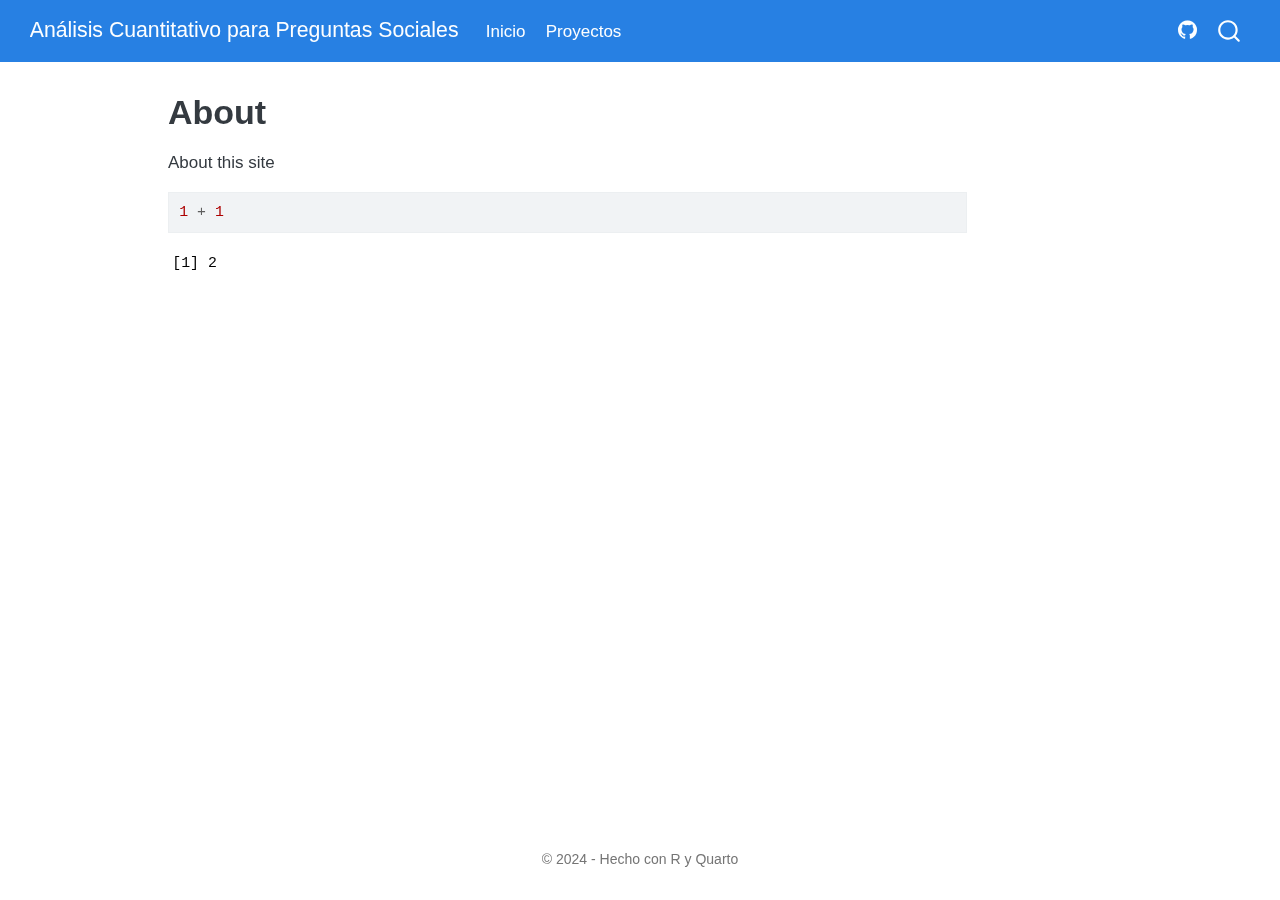
<file: docs/about.html>
<!DOCTYPE html>
<html xmlns="http://www.w3.org/1999/xhtml" lang="en" xml:lang="en"><head>

<meta charset="utf-8">
<meta name="generator" content="quarto-1.7.32">

<meta name="viewport" content="width=device-width, initial-scale=1.0, user-scalable=yes">


<title>About – Análisis Cuantitativo para Preguntas Sociales</title>
<style>
code{white-space: pre-wrap;}
span.smallcaps{font-variant: small-caps;}
div.columns{display: flex; gap: min(4vw, 1.5em);}
div.column{flex: auto; overflow-x: auto;}
div.hanging-indent{margin-left: 1.5em; text-indent: -1.5em;}
ul.task-list{list-style: none;}
ul.task-list li input[type="checkbox"] {
  width: 0.8em;
  margin: 0 0.8em 0.2em -1em; /* quarto-specific, see https://github.com/quarto-dev/quarto-cli/issues/4556 */ 
  vertical-align: middle;
}
/* CSS for syntax highlighting */
html { -webkit-text-size-adjust: 100%; }
pre > code.sourceCode { white-space: pre; position: relative; }
pre > code.sourceCode > span { display: inline-block; line-height: 1.25; }
pre > code.sourceCode > span:empty { height: 1.2em; }
.sourceCode { overflow: visible; }
code.sourceCode > span { color: inherit; text-decoration: inherit; }
div.sourceCode { margin: 1em 0; }
pre.sourceCode { margin: 0; }
@media screen {
div.sourceCode { overflow: auto; }
}
@media print {
pre > code.sourceCode { white-space: pre-wrap; }
pre > code.sourceCode > span { text-indent: -5em; padding-left: 5em; }
}
pre.numberSource code
  { counter-reset: source-line 0; }
pre.numberSource code > span
  { position: relative; left: -4em; counter-increment: source-line; }
pre.numberSource code > span > a:first-child::before
  { content: counter(source-line);
    position: relative; left: -1em; text-align: right; vertical-align: baseline;
    border: none; display: inline-block;
    -webkit-touch-callout: none; -webkit-user-select: none;
    -khtml-user-select: none; -moz-user-select: none;
    -ms-user-select: none; user-select: none;
    padding: 0 4px; width: 4em;
  }
pre.numberSource { margin-left: 3em;  padding-left: 4px; }
div.sourceCode
  {   }
@media screen {
pre > code.sourceCode > span > a:first-child::before { text-decoration: underline; }
}
</style>


<script src="site_libs/quarto-nav/quarto-nav.js"></script>
<script src="site_libs/quarto-nav/headroom.min.js"></script>
<script src="site_libs/clipboard/clipboard.min.js"></script>
<script src="site_libs/quarto-search/autocomplete.umd.js"></script>
<script src="site_libs/quarto-search/fuse.min.js"></script>
<script src="site_libs/quarto-search/quarto-search.js"></script>
<meta name="quarto:offset" content="./">
<script src="site_libs/quarto-html/quarto.js" type="module"></script>
<script src="site_libs/quarto-html/tabsets/tabsets.js" type="module"></script>
<script src="site_libs/quarto-html/popper.min.js"></script>
<script src="site_libs/quarto-html/tippy.umd.min.js"></script>
<script src="site_libs/quarto-html/anchor.min.js"></script>
<link href="site_libs/quarto-html/tippy.css" rel="stylesheet">
<link href="site_libs/quarto-html/quarto-syntax-highlighting-37eea08aefeeee20ff55810ff984fec1.css" rel="stylesheet" id="quarto-text-highlighting-styles">
<script src="site_libs/bootstrap/bootstrap.min.js"></script>
<link href="site_libs/bootstrap/bootstrap-icons.css" rel="stylesheet">
<link href="site_libs/bootstrap/bootstrap-b3aed8deb8408878d0e4e165d993d59e.min.css" rel="stylesheet" append-hash="true" id="quarto-bootstrap" data-mode="light">
<script id="quarto-search-options" type="application/json">{
  "location": "navbar",
  "copy-button": false,
  "collapse-after": 3,
  "panel-placement": "end",
  "type": "overlay",
  "limit": 50,
  "keyboard-shortcut": [
    "f",
    "/",
    "s"
  ],
  "show-item-context": false,
  "language": {
    "search-no-results-text": "No results",
    "search-matching-documents-text": "matching documents",
    "search-copy-link-title": "Copy link to search",
    "search-hide-matches-text": "Hide additional matches",
    "search-more-match-text": "more match in this document",
    "search-more-matches-text": "more matches in this document",
    "search-clear-button-title": "Clear",
    "search-text-placeholder": "",
    "search-detached-cancel-button-title": "Cancel",
    "search-submit-button-title": "Submit",
    "search-label": "Search"
  }
}</script>


<link rel="stylesheet" href="styles.css">
</head>

<body class="nav-fixed quarto-light">

<div id="quarto-search-results"></div>
  <header id="quarto-header" class="headroom fixed-top">
    <nav class="navbar navbar-expand-lg " data-bs-theme="dark">
      <div class="navbar-container container-fluid">
      <div class="navbar-brand-container mx-auto">
    <a class="navbar-brand" href="./index.html">
    <span class="navbar-title">Análisis Cuantitativo para Preguntas Sociales</span>
    </a>
  </div>
            <div id="quarto-search" class="" title="Search"></div>
          <button class="navbar-toggler" type="button" data-bs-toggle="collapse" data-bs-target="#navbarCollapse" aria-controls="navbarCollapse" role="menu" aria-expanded="false" aria-label="Toggle navigation" onclick="if (window.quartoToggleHeadroom) { window.quartoToggleHeadroom(); }">
  <span class="navbar-toggler-icon"></span>
</button>
          <div class="collapse navbar-collapse" id="navbarCollapse">
            <ul class="navbar-nav navbar-nav-scroll me-auto">
  <li class="nav-item">
    <a class="nav-link" href="./index.html"> 
<span class="menu-text">Inicio</span></a>
  </li>  
  <li class="nav-item">
    <a class="nav-link" href="./projects/index.html"> 
<span class="menu-text">Proyectos</span></a>
  </li>  
</ul>
            <ul class="navbar-nav navbar-nav-scroll ms-auto">
  <li class="nav-item compact">
    <a class="nav-link" href="https://github.com/Mayari27"> <i class="bi bi-github" role="img">
</i> 
<span class="menu-text"></span></a>
  </li>  
</ul>
          </div> <!-- /navcollapse -->
            <div class="quarto-navbar-tools">
</div>
      </div> <!-- /container-fluid -->
    </nav>
</header>
<!-- content -->
<div id="quarto-content" class="quarto-container page-columns page-rows-contents page-layout-article page-navbar">
<!-- sidebar -->
<!-- margin-sidebar -->
    <div id="quarto-margin-sidebar" class="sidebar margin-sidebar zindex-bottom">
        
    </div>
<!-- main -->
<main class="content" id="quarto-document-content">

<header id="title-block-header" class="quarto-title-block default">
<div class="quarto-title">
<h1 class="title">About</h1>
</div>



<div class="quarto-title-meta">

    
  
    
  </div>
  


</header>


<p>About this site</p>
<div class="cell">
<div class="sourceCode cell-code" id="cb1"><pre class="sourceCode r code-with-copy"><code class="sourceCode r"><span id="cb1-1"><a href="#cb1-1" aria-hidden="true" tabindex="-1"></a><span class="dv">1</span> <span class="sc">+</span> <span class="dv">1</span></span></code><button title="Copy to Clipboard" class="code-copy-button"><i class="bi"></i></button></pre></div>
<div class="cell-output cell-output-stdout">
<pre><code>[1] 2</code></pre>
</div>
</div>



</main> <!-- /main -->
<script id="quarto-html-after-body" type="application/javascript">
  window.document.addEventListener("DOMContentLoaded", function (event) {
    const icon = "";
    const anchorJS = new window.AnchorJS();
    anchorJS.options = {
      placement: 'right',
      icon: icon
    };
    anchorJS.add('.anchored');
    const isCodeAnnotation = (el) => {
      for (const clz of el.classList) {
        if (clz.startsWith('code-annotation-')) {                     
          return true;
        }
      }
      return false;
    }
    const onCopySuccess = function(e) {
      // button target
      const button = e.trigger;
      // don't keep focus
      button.blur();
      // flash "checked"
      button.classList.add('code-copy-button-checked');
      var currentTitle = button.getAttribute("title");
      button.setAttribute("title", "Copied!");
      let tooltip;
      if (window.bootstrap) {
        button.setAttribute("data-bs-toggle", "tooltip");
        button.setAttribute("data-bs-placement", "left");
        button.setAttribute("data-bs-title", "Copied!");
        tooltip = new bootstrap.Tooltip(button, 
          { trigger: "manual", 
            customClass: "code-copy-button-tooltip",
            offset: [0, -8]});
        tooltip.show();    
      }
      setTimeout(function() {
        if (tooltip) {
          tooltip.hide();
          button.removeAttribute("data-bs-title");
          button.removeAttribute("data-bs-toggle");
          button.removeAttribute("data-bs-placement");
        }
        button.setAttribute("title", currentTitle);
        button.classList.remove('code-copy-button-checked');
      }, 1000);
      // clear code selection
      e.clearSelection();
    }
    const getTextToCopy = function(trigger) {
        const codeEl = trigger.previousElementSibling.cloneNode(true);
        for (const childEl of codeEl.children) {
          if (isCodeAnnotation(childEl)) {
            childEl.remove();
          }
        }
        return codeEl.innerText;
    }
    const clipboard = new window.ClipboardJS('.code-copy-button:not([data-in-quarto-modal])', {
      text: getTextToCopy
    });
    clipboard.on('success', onCopySuccess);
    if (window.document.getElementById('quarto-embedded-source-code-modal')) {
      const clipboardModal = new window.ClipboardJS('.code-copy-button[data-in-quarto-modal]', {
        text: getTextToCopy,
        container: window.document.getElementById('quarto-embedded-source-code-modal')
      });
      clipboardModal.on('success', onCopySuccess);
    }
      var localhostRegex = new RegExp(/^(?:http|https):\/\/localhost\:?[0-9]*\//);
      var mailtoRegex = new RegExp(/^mailto:/);
        var filterRegex = new RegExp('/' + window.location.host + '/');
      var isInternal = (href) => {
          return filterRegex.test(href) || localhostRegex.test(href) || mailtoRegex.test(href);
      }
      // Inspect non-navigation links and adorn them if external
     var links = window.document.querySelectorAll('a[href]:not(.nav-link):not(.navbar-brand):not(.toc-action):not(.sidebar-link):not(.sidebar-item-toggle):not(.pagination-link):not(.no-external):not([aria-hidden]):not(.dropdown-item):not(.quarto-navigation-tool):not(.about-link)');
      for (var i=0; i<links.length; i++) {
        const link = links[i];
        if (!isInternal(link.href)) {
          // undo the damage that might have been done by quarto-nav.js in the case of
          // links that we want to consider external
          if (link.dataset.originalHref !== undefined) {
            link.href = link.dataset.originalHref;
          }
        }
      }
    function tippyHover(el, contentFn, onTriggerFn, onUntriggerFn) {
      const config = {
        allowHTML: true,
        maxWidth: 500,
        delay: 100,
        arrow: false,
        appendTo: function(el) {
            return el.parentElement;
        },
        interactive: true,
        interactiveBorder: 10,
        theme: 'quarto',
        placement: 'bottom-start',
      };
      if (contentFn) {
        config.content = contentFn;
      }
      if (onTriggerFn) {
        config.onTrigger = onTriggerFn;
      }
      if (onUntriggerFn) {
        config.onUntrigger = onUntriggerFn;
      }
      window.tippy(el, config); 
    }
    const noterefs = window.document.querySelectorAll('a[role="doc-noteref"]');
    for (var i=0; i<noterefs.length; i++) {
      const ref = noterefs[i];
      tippyHover(ref, function() {
        // use id or data attribute instead here
        let href = ref.getAttribute('data-footnote-href') || ref.getAttribute('href');
        try { href = new URL(href).hash; } catch {}
        const id = href.replace(/^#\/?/, "");
        const note = window.document.getElementById(id);
        if (note) {
          return note.innerHTML;
        } else {
          return "";
        }
      });
    }
    const xrefs = window.document.querySelectorAll('a.quarto-xref');
    const processXRef = (id, note) => {
      // Strip column container classes
      const stripColumnClz = (el) => {
        el.classList.remove("page-full", "page-columns");
        if (el.children) {
          for (const child of el.children) {
            stripColumnClz(child);
          }
        }
      }
      stripColumnClz(note)
      if (id === null || id.startsWith('sec-')) {
        // Special case sections, only their first couple elements
        const container = document.createElement("div");
        if (note.children && note.children.length > 2) {
          container.appendChild(note.children[0].cloneNode(true));
          for (let i = 1; i < note.children.length; i++) {
            const child = note.children[i];
            if (child.tagName === "P" && child.innerText === "") {
              continue;
            } else {
              container.appendChild(child.cloneNode(true));
              break;
            }
          }
          if (window.Quarto?.typesetMath) {
            window.Quarto.typesetMath(container);
          }
          return container.innerHTML
        } else {
          if (window.Quarto?.typesetMath) {
            window.Quarto.typesetMath(note);
          }
          return note.innerHTML;
        }
      } else {
        // Remove any anchor links if they are present
        const anchorLink = note.querySelector('a.anchorjs-link');
        if (anchorLink) {
          anchorLink.remove();
        }
        if (window.Quarto?.typesetMath) {
          window.Quarto.typesetMath(note);
        }
        if (note.classList.contains("callout")) {
          return note.outerHTML;
        } else {
          return note.innerHTML;
        }
      }
    }
    for (var i=0; i<xrefs.length; i++) {
      const xref = xrefs[i];
      tippyHover(xref, undefined, function(instance) {
        instance.disable();
        let url = xref.getAttribute('href');
        let hash = undefined; 
        if (url.startsWith('#')) {
          hash = url;
        } else {
          try { hash = new URL(url).hash; } catch {}
        }
        if (hash) {
          const id = hash.replace(/^#\/?/, "");
          const note = window.document.getElementById(id);
          if (note !== null) {
            try {
              const html = processXRef(id, note.cloneNode(true));
              instance.setContent(html);
            } finally {
              instance.enable();
              instance.show();
            }
          } else {
            // See if we can fetch this
            fetch(url.split('#')[0])
            .then(res => res.text())
            .then(html => {
              const parser = new DOMParser();
              const htmlDoc = parser.parseFromString(html, "text/html");
              const note = htmlDoc.getElementById(id);
              if (note !== null) {
                const html = processXRef(id, note);
                instance.setContent(html);
              } 
            }).finally(() => {
              instance.enable();
              instance.show();
            });
          }
        } else {
          // See if we can fetch a full url (with no hash to target)
          // This is a special case and we should probably do some content thinning / targeting
          fetch(url)
          .then(res => res.text())
          .then(html => {
            const parser = new DOMParser();
            const htmlDoc = parser.parseFromString(html, "text/html");
            const note = htmlDoc.querySelector('main.content');
            if (note !== null) {
              // This should only happen for chapter cross references
              // (since there is no id in the URL)
              // remove the first header
              if (note.children.length > 0 && note.children[0].tagName === "HEADER") {
                note.children[0].remove();
              }
              const html = processXRef(null, note);
              instance.setContent(html);
            } 
          }).finally(() => {
            instance.enable();
            instance.show();
          });
        }
      }, function(instance) {
      });
    }
        let selectedAnnoteEl;
        const selectorForAnnotation = ( cell, annotation) => {
          let cellAttr = 'data-code-cell="' + cell + '"';
          let lineAttr = 'data-code-annotation="' +  annotation + '"';
          const selector = 'span[' + cellAttr + '][' + lineAttr + ']';
          return selector;
        }
        const selectCodeLines = (annoteEl) => {
          const doc = window.document;
          const targetCell = annoteEl.getAttribute("data-target-cell");
          const targetAnnotation = annoteEl.getAttribute("data-target-annotation");
          const annoteSpan = window.document.querySelector(selectorForAnnotation(targetCell, targetAnnotation));
          const lines = annoteSpan.getAttribute("data-code-lines").split(",");
          const lineIds = lines.map((line) => {
            return targetCell + "-" + line;
          })
          let top = null;
          let height = null;
          let parent = null;
          if (lineIds.length > 0) {
              //compute the position of the single el (top and bottom and make a div)
              const el = window.document.getElementById(lineIds[0]);
              top = el.offsetTop;
              height = el.offsetHeight;
              parent = el.parentElement.parentElement;
            if (lineIds.length > 1) {
              const lastEl = window.document.getElementById(lineIds[lineIds.length - 1]);
              const bottom = lastEl.offsetTop + lastEl.offsetHeight;
              height = bottom - top;
            }
            if (top !== null && height !== null && parent !== null) {
              // cook up a div (if necessary) and position it 
              let div = window.document.getElementById("code-annotation-line-highlight");
              if (div === null) {
                div = window.document.createElement("div");
                div.setAttribute("id", "code-annotation-line-highlight");
                div.style.position = 'absolute';
                parent.appendChild(div);
              }
              div.style.top = top - 2 + "px";
              div.style.height = height + 4 + "px";
              div.style.left = 0;
              let gutterDiv = window.document.getElementById("code-annotation-line-highlight-gutter");
              if (gutterDiv === null) {
                gutterDiv = window.document.createElement("div");
                gutterDiv.setAttribute("id", "code-annotation-line-highlight-gutter");
                gutterDiv.style.position = 'absolute';
                const codeCell = window.document.getElementById(targetCell);
                const gutter = codeCell.querySelector('.code-annotation-gutter');
                gutter.appendChild(gutterDiv);
              }
              gutterDiv.style.top = top - 2 + "px";
              gutterDiv.style.height = height + 4 + "px";
            }
            selectedAnnoteEl = annoteEl;
          }
        };
        const unselectCodeLines = () => {
          const elementsIds = ["code-annotation-line-highlight", "code-annotation-line-highlight-gutter"];
          elementsIds.forEach((elId) => {
            const div = window.document.getElementById(elId);
            if (div) {
              div.remove();
            }
          });
          selectedAnnoteEl = undefined;
        };
          // Handle positioning of the toggle
      window.addEventListener(
        "resize",
        throttle(() => {
          elRect = undefined;
          if (selectedAnnoteEl) {
            selectCodeLines(selectedAnnoteEl);
          }
        }, 10)
      );
      function throttle(fn, ms) {
      let throttle = false;
      let timer;
        return (...args) => {
          if(!throttle) { // first call gets through
              fn.apply(this, args);
              throttle = true;
          } else { // all the others get throttled
              if(timer) clearTimeout(timer); // cancel #2
              timer = setTimeout(() => {
                fn.apply(this, args);
                timer = throttle = false;
              }, ms);
          }
        };
      }
        // Attach click handler to the DT
        const annoteDls = window.document.querySelectorAll('dt[data-target-cell]');
        for (const annoteDlNode of annoteDls) {
          annoteDlNode.addEventListener('click', (event) => {
            const clickedEl = event.target;
            if (clickedEl !== selectedAnnoteEl) {
              unselectCodeLines();
              const activeEl = window.document.querySelector('dt[data-target-cell].code-annotation-active');
              if (activeEl) {
                activeEl.classList.remove('code-annotation-active');
              }
              selectCodeLines(clickedEl);
              clickedEl.classList.add('code-annotation-active');
            } else {
              // Unselect the line
              unselectCodeLines();
              clickedEl.classList.remove('code-annotation-active');
            }
          });
        }
    const findCites = (el) => {
      const parentEl = el.parentElement;
      if (parentEl) {
        const cites = parentEl.dataset.cites;
        if (cites) {
          return {
            el,
            cites: cites.split(' ')
          };
        } else {
          return findCites(el.parentElement)
        }
      } else {
        return undefined;
      }
    };
    var bibliorefs = window.document.querySelectorAll('a[role="doc-biblioref"]');
    for (var i=0; i<bibliorefs.length; i++) {
      const ref = bibliorefs[i];
      const citeInfo = findCites(ref);
      if (citeInfo) {
        tippyHover(citeInfo.el, function() {
          var popup = window.document.createElement('div');
          citeInfo.cites.forEach(function(cite) {
            var citeDiv = window.document.createElement('div');
            citeDiv.classList.add('hanging-indent');
            citeDiv.classList.add('csl-entry');
            var biblioDiv = window.document.getElementById('ref-' + cite);
            if (biblioDiv) {
              citeDiv.innerHTML = biblioDiv.innerHTML;
            }
            popup.appendChild(citeDiv);
          });
          return popup.innerHTML;
        });
      }
    }
  });
  </script>
</div> <!-- /content -->
<footer class="footer">
  <div class="nav-footer">
    <div class="nav-footer-left">
      &nbsp;
    </div>   
    <div class="nav-footer-center">
<p>© 2024 - Hecho con R y Quarto</p>
</div>
    <div class="nav-footer-right">
      &nbsp;
    </div>
  </div>
</footer>




</body></html>
</file>
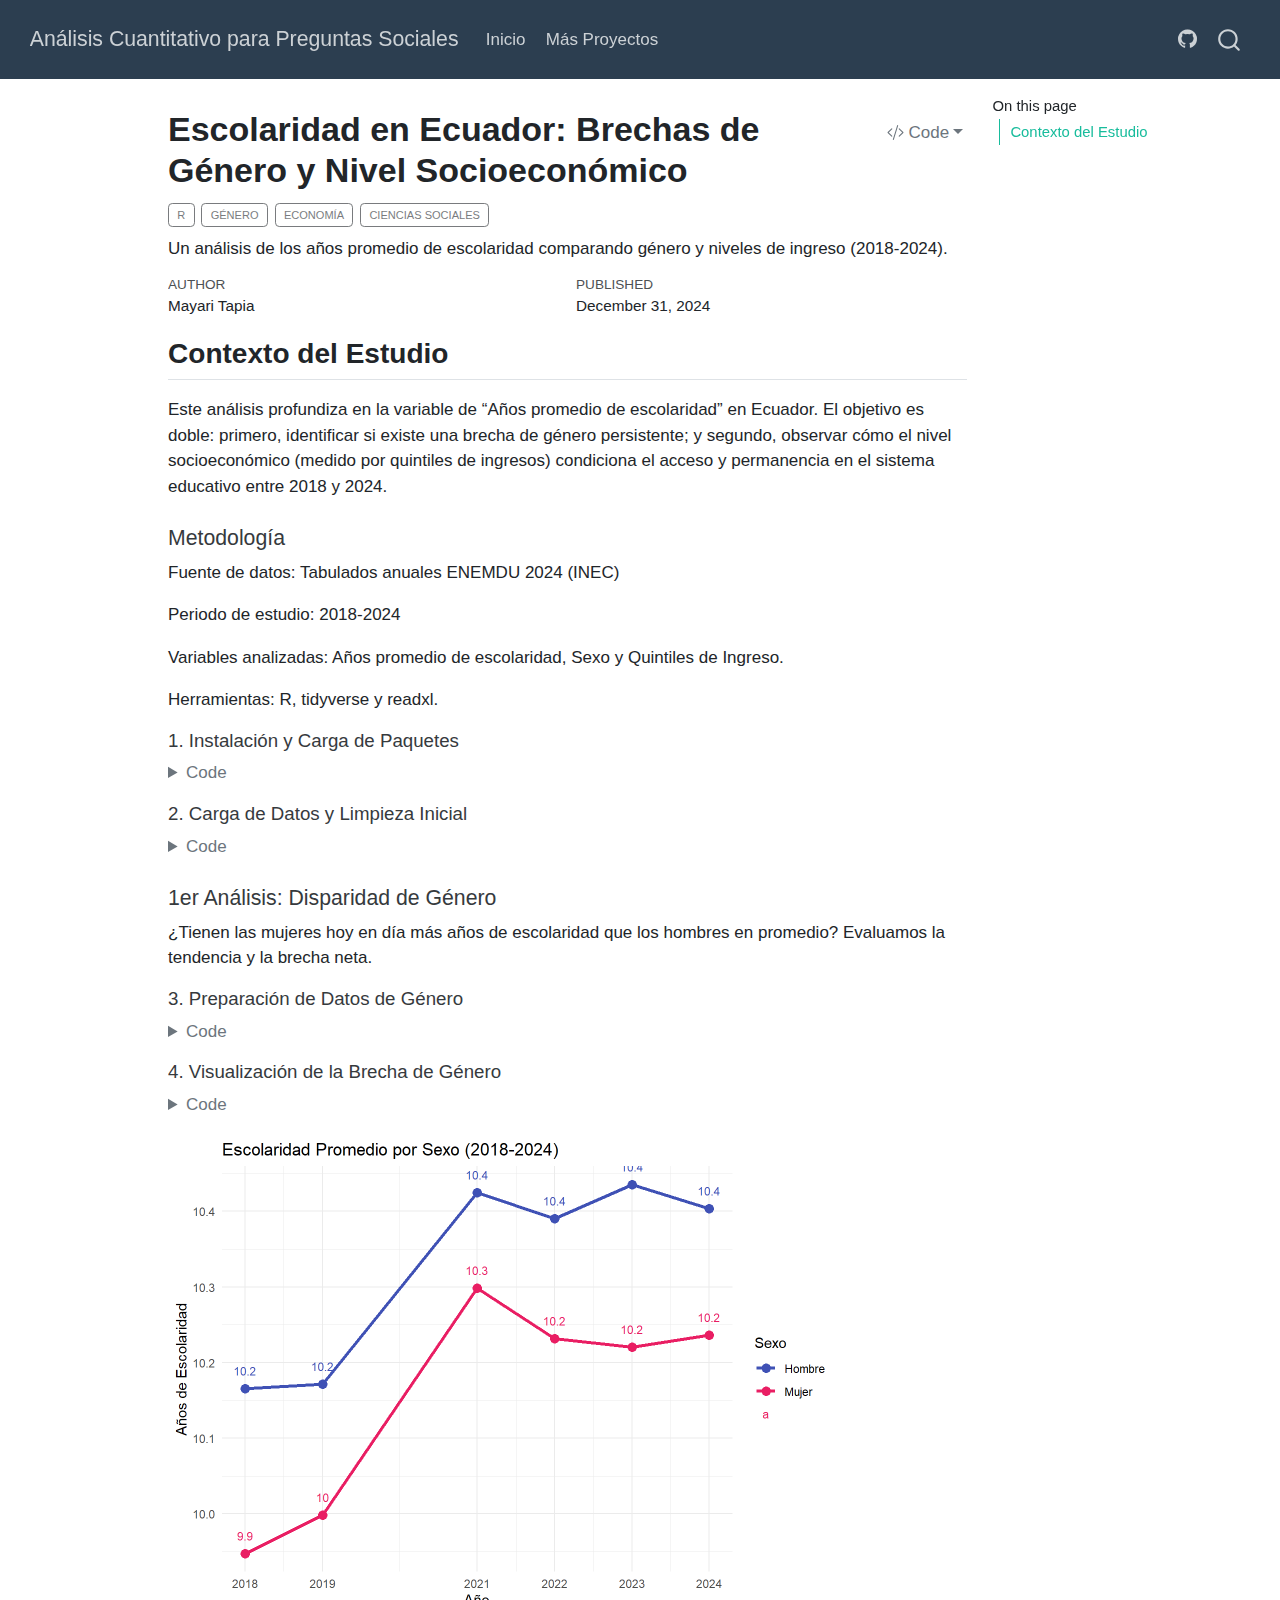
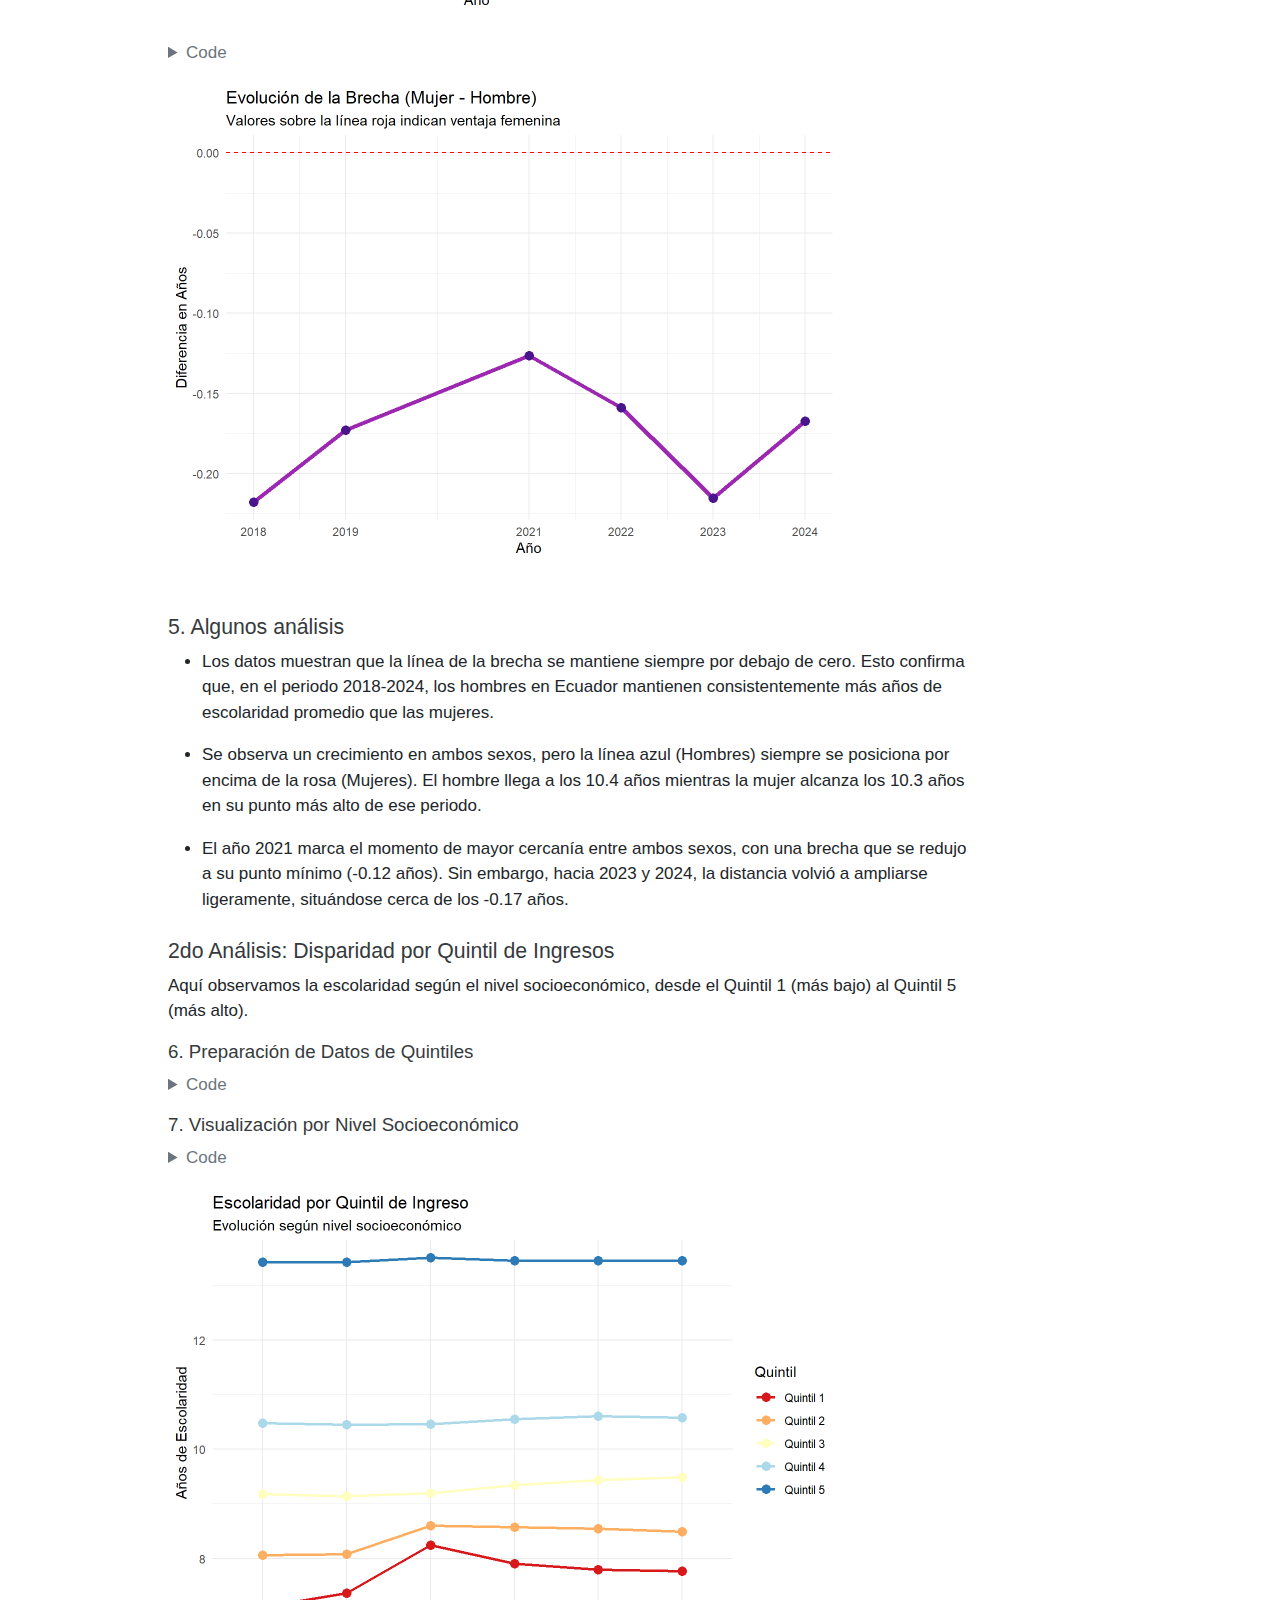
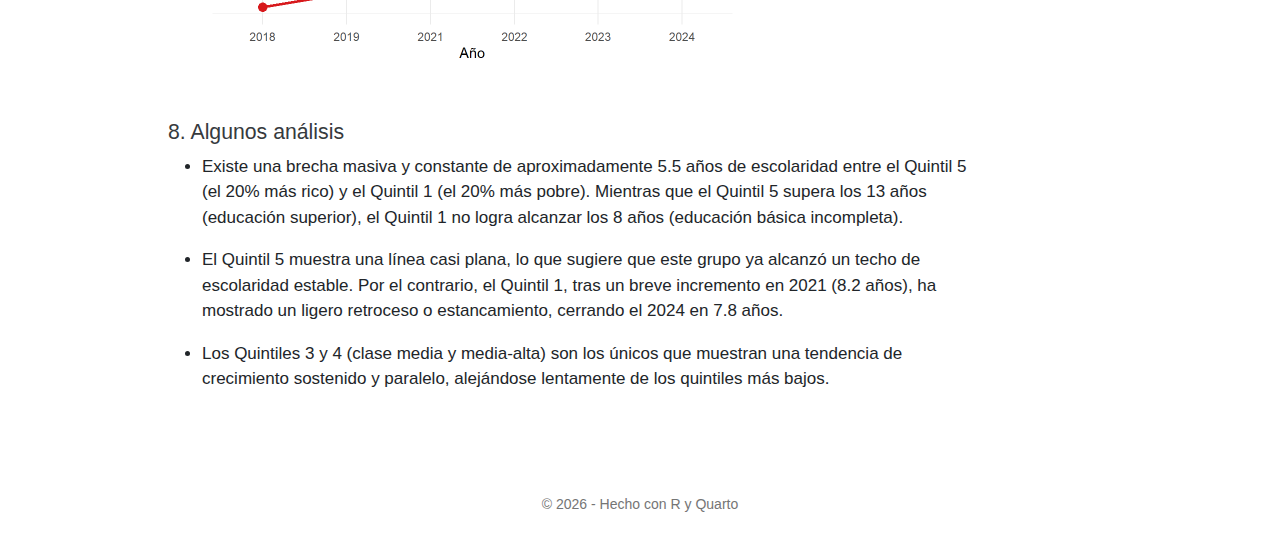
<file: docs/proyecto-2.html>
<!DOCTYPE html>
<html xmlns="http://www.w3.org/1999/xhtml" lang="en" xml:lang="en"><head>

<meta charset="utf-8">
<meta name="generator" content="quarto-1.7.32">

<meta name="viewport" content="width=device-width, initial-scale=1.0, user-scalable=yes">

<meta name="author" content="Mayari Tapia">
<meta name="dcterms.date" content="2024-12-31">
<meta name="description" content="Un análisis de los años promedio de escolaridad comparando género y niveles de ingreso (2018-2024).">

<title>Escolaridad en Ecuador: Brechas de Género y Nivel Socioeconómico – Análisis Cuantitativo para Preguntas Sociales</title>
<style>
code{white-space: pre-wrap;}
span.smallcaps{font-variant: small-caps;}
div.columns{display: flex; gap: min(4vw, 1.5em);}
div.column{flex: auto; overflow-x: auto;}
div.hanging-indent{margin-left: 1.5em; text-indent: -1.5em;}
ul.task-list{list-style: none;}
ul.task-list li input[type="checkbox"] {
  width: 0.8em;
  margin: 0 0.8em 0.2em -1em; /* quarto-specific, see https://github.com/quarto-dev/quarto-cli/issues/4556 */ 
  vertical-align: middle;
}
/* CSS for syntax highlighting */
html { -webkit-text-size-adjust: 100%; }
pre > code.sourceCode { white-space: pre; position: relative; }
pre > code.sourceCode > span { display: inline-block; line-height: 1.25; }
pre > code.sourceCode > span:empty { height: 1.2em; }
.sourceCode { overflow: visible; }
code.sourceCode > span { color: inherit; text-decoration: inherit; }
div.sourceCode { margin: 1em 0; }
pre.sourceCode { margin: 0; }
@media screen {
div.sourceCode { overflow: auto; }
}
@media print {
pre > code.sourceCode { white-space: pre-wrap; }
pre > code.sourceCode > span { text-indent: -5em; padding-left: 5em; }
}
pre.numberSource code
  { counter-reset: source-line 0; }
pre.numberSource code > span
  { position: relative; left: -4em; counter-increment: source-line; }
pre.numberSource code > span > a:first-child::before
  { content: counter(source-line);
    position: relative; left: -1em; text-align: right; vertical-align: baseline;
    border: none; display: inline-block;
    -webkit-touch-callout: none; -webkit-user-select: none;
    -khtml-user-select: none; -moz-user-select: none;
    -ms-user-select: none; user-select: none;
    padding: 0 4px; width: 4em;
  }
pre.numberSource { margin-left: 3em;  padding-left: 4px; }
div.sourceCode
  {   }
@media screen {
pre > code.sourceCode > span > a:first-child::before { text-decoration: underline; }
}
</style>


<script src="site_libs/quarto-nav/quarto-nav.js"></script>
<script src="site_libs/quarto-nav/headroom.min.js"></script>
<script src="site_libs/clipboard/clipboard.min.js"></script>
<script src="site_libs/quarto-search/autocomplete.umd.js"></script>
<script src="site_libs/quarto-search/fuse.min.js"></script>
<script src="site_libs/quarto-search/quarto-search.js"></script>
<meta name="quarto:offset" content="./">
<script src="site_libs/quarto-html/quarto.js" type="module"></script>
<script src="site_libs/quarto-html/tabsets/tabsets.js" type="module"></script>
<script src="site_libs/quarto-html/popper.min.js"></script>
<script src="site_libs/quarto-html/tippy.umd.min.js"></script>
<script src="site_libs/quarto-html/anchor.min.js"></script>
<link href="site_libs/quarto-html/tippy.css" rel="stylesheet">
<link href="site_libs/quarto-html/quarto-syntax-highlighting-90c2643ab6f776117e85fdd60cb25922.css" rel="stylesheet" id="quarto-text-highlighting-styles">
<script src="site_libs/bootstrap/bootstrap.min.js"></script>
<link href="site_libs/bootstrap/bootstrap-icons.css" rel="stylesheet">
<link href="site_libs/bootstrap/bootstrap-f0401ecb0bfa915739a49b10fb6ef2d4.min.css" rel="stylesheet" append-hash="true" id="quarto-bootstrap" data-mode="light">
<script id="quarto-search-options" type="application/json">{
  "location": "navbar",
  "copy-button": false,
  "collapse-after": 3,
  "panel-placement": "end",
  "type": "overlay",
  "limit": 50,
  "keyboard-shortcut": [
    "f",
    "/",
    "s"
  ],
  "show-item-context": false,
  "language": {
    "search-no-results-text": "No results",
    "search-matching-documents-text": "matching documents",
    "search-copy-link-title": "Copy link to search",
    "search-hide-matches-text": "Hide additional matches",
    "search-more-match-text": "more match in this document",
    "search-more-matches-text": "more matches in this document",
    "search-clear-button-title": "Clear",
    "search-text-placeholder": "",
    "search-detached-cancel-button-title": "Cancel",
    "search-submit-button-title": "Submit",
    "search-label": "Search"
  }
}</script>


<link rel="stylesheet" href="styles.css">
</head>

<body class="nav-fixed quarto-light">

<div id="quarto-search-results"></div>
  <header id="quarto-header" class="headroom fixed-top">
    <nav class="navbar navbar-expand-lg " data-bs-theme="dark">
      <div class="navbar-container container-fluid">
      <div class="navbar-brand-container mx-auto">
    <a class="navbar-brand" href="./index.html">
    <span class="navbar-title">Análisis Cuantitativo para Preguntas Sociales</span>
    </a>
  </div>
            <div id="quarto-search" class="" title="Search"></div>
          <button class="navbar-toggler" type="button" data-bs-toggle="collapse" data-bs-target="#navbarCollapse" aria-controls="navbarCollapse" role="menu" aria-expanded="false" aria-label="Toggle navigation" onclick="if (window.quartoToggleHeadroom) { window.quartoToggleHeadroom(); }">
  <span class="navbar-toggler-icon"></span>
</button>
          <div class="collapse navbar-collapse" id="navbarCollapse">
            <ul class="navbar-nav navbar-nav-scroll me-auto">
  <li class="nav-item">
    <a class="nav-link" href="./index.html"> 
<span class="menu-text">Inicio</span></a>
  </li>  
  <li class="nav-item">
    <a class="nav-link" href="./projects.html"> 
<span class="menu-text">Más Proyectos</span></a>
  </li>  
</ul>
            <ul class="navbar-nav navbar-nav-scroll ms-auto">
  <li class="nav-item compact">
    <a class="nav-link" href="https://github.com/Mayari27"> <i class="bi bi-github" role="img">
</i> 
<span class="menu-text"></span></a>
  </li>  
</ul>
          </div> <!-- /navcollapse -->
            <div class="quarto-navbar-tools">
</div>
      </div> <!-- /container-fluid -->
    </nav>
</header>
<!-- content -->
<div id="quarto-content" class="quarto-container page-columns page-rows-contents page-layout-article page-navbar">
<!-- sidebar -->
<!-- margin-sidebar -->
    <div id="quarto-margin-sidebar" class="sidebar margin-sidebar">
        <nav id="TOC" role="doc-toc" class="toc-active">
    <h2 id="toc-title">On this page</h2>
   
  <ul>
  <li><a href="#contexto-del-estudio" id="toc-contexto-del-estudio" class="nav-link active" data-scroll-target="#contexto-del-estudio">Contexto del Estudio</a></li>
  </ul>
</nav>
    </div>
<!-- main -->
<main class="content" id="quarto-document-content">

<header id="title-block-header" class="quarto-title-block default">
<div class="quarto-title">
<div class="quarto-title-block"><div><h1 class="title">Escolaridad en Ecuador: Brechas de Género y Nivel Socioeconómico</h1><button type="button" class="btn code-tools-button dropdown-toggle" id="quarto-code-tools-menu" data-bs-toggle="dropdown" aria-expanded="false"><i class="bi"></i> Code</button><ul class="dropdown-menu dropdown-menu-end" aria-labelelledby="quarto-code-tools-menu"><li><a id="quarto-show-all-code" class="dropdown-item" href="javascript:void(0)" role="button">Show All Code</a></li><li><a id="quarto-hide-all-code" class="dropdown-item" href="javascript:void(0)" role="button">Hide All Code</a></li><li><hr class="dropdown-divider"></li><li><a id="quarto-view-source" class="dropdown-item" href="javascript:void(0)" role="button">View Source</a></li></ul></div></div>
  <div class="quarto-categories">
    <div class="quarto-category">R</div>
    <div class="quarto-category">Género</div>
    <div class="quarto-category">Economía</div>
    <div class="quarto-category">Ciencias Sociales</div>
  </div>
  </div>

<div>
  <div class="description">
    Un análisis de los años promedio de escolaridad comparando género y niveles de ingreso (2018-2024).
  </div>
</div>


<div class="quarto-title-meta">

    <div>
    <div class="quarto-title-meta-heading">Author</div>
    <div class="quarto-title-meta-contents">
             <p>Mayari Tapia </p>
          </div>
  </div>
    
    <div>
    <div class="quarto-title-meta-heading">Published</div>
    <div class="quarto-title-meta-contents">
      <p class="date">December 31, 2024</p>
    </div>
  </div>
  
    
  </div>
  


</header>


<section id="contexto-del-estudio" class="level2">
<h2 class="anchored" data-anchor-id="contexto-del-estudio">Contexto del Estudio</h2>
<p>Este análisis profundiza en la variable de “Años promedio de escolaridad” en Ecuador. El objetivo es doble: primero, identificar si existe una brecha de género persistente; y segundo, observar cómo el nivel socioeconómico (medido por quintiles de ingresos) condiciona el acceso y permanencia en el sistema educativo entre 2018 y 2024.</p>
<section id="metodología" class="level4">
<h4 class="anchored" data-anchor-id="metodología">Metodología</h4>
<p>Fuente de datos: Tabulados anuales ENEMDU 2024 (INEC)</p>
<p>Periodo de estudio: 2018-2024</p>
<p>Variables analizadas: Años promedio de escolaridad, Sexo y Quintiles de Ingreso.</p>
<p>Herramientas: R, tidyverse y readxl.</p>
<section id="instalación-y-carga-de-paquetes" class="level5">
<h5 class="anchored" data-anchor-id="instalación-y-carga-de-paquetes">1. Instalación y Carga de Paquetes</h5>
<div class="cell">
<details class="code-fold">
<summary>Code</summary>
<div class="sourceCode cell-code" id="cb1"><pre class="sourceCode r code-with-copy"><code class="sourceCode r"><span id="cb1-1"><a href="#cb1-1" aria-hidden="true" tabindex="-1"></a><span class="co"># Verificar e instalar paquetes si es necesario</span></span>
<span id="cb1-2"><a href="#cb1-2" aria-hidden="true" tabindex="-1"></a><span class="cf">if</span> (<span class="sc">!</span><span class="fu">require</span>(<span class="st">"tidyverse"</span>)) <span class="fu">install.packages</span>(<span class="st">"tidyverse"</span>)</span>
<span id="cb1-3"><a href="#cb1-3" aria-hidden="true" tabindex="-1"></a><span class="cf">if</span> (<span class="sc">!</span><span class="fu">require</span>(<span class="st">"readxl"</span>)) <span class="fu">install.packages</span>(<span class="st">"readxl"</span>)</span>
<span id="cb1-4"><a href="#cb1-4" aria-hidden="true" tabindex="-1"></a></span>
<span id="cb1-5"><a href="#cb1-5" aria-hidden="true" tabindex="-1"></a><span class="co"># Cargar las librerías</span></span>
<span id="cb1-6"><a href="#cb1-6" aria-hidden="true" tabindex="-1"></a><span class="fu">library</span>(tidyverse)</span>
<span id="cb1-7"><a href="#cb1-7" aria-hidden="true" tabindex="-1"></a><span class="fu">library</span>(readxl)</span>
<span id="cb1-8"><a href="#cb1-8" aria-hidden="true" tabindex="-1"></a><span class="fu">library</span>(ggplot2)</span></code><button title="Copy to Clipboard" class="code-copy-button"><i class="bi"></i></button></pre></div>
</details>
</div>
</section>
<section id="carga-de-datos-y-limpieza-inicial" class="level5">
<h5 class="anchored" data-anchor-id="carga-de-datos-y-limpieza-inicial">2. Carga de Datos y Limpieza Inicial</h5>
<div class="cell">
<details class="code-fold">
<summary>Code</summary>
<div class="sourceCode cell-code" id="cb2"><pre class="sourceCode r code-with-copy"><code class="sourceCode r"><span id="cb2-1"><a href="#cb2-1" aria-hidden="true" tabindex="-1"></a><span class="co"># NOTA: Asegúrate de que el archivo esté en la carpeta de tu proyecto</span></span>
<span id="cb2-2"><a href="#cb2-2" aria-hidden="true" tabindex="-1"></a>df_educacion <span class="ot">&lt;-</span> <span class="fu">read_excel</span>(<span class="st">"C:/Users/Valen/Downloads/02 ENEMDU_Anual_2024_Tabulados_Educación.xlsx"</span>, </span>
<span id="cb2-3"><a href="#cb2-3" aria-hidden="true" tabindex="-1"></a>                         <span class="at">sheet =</span> <span class="st">"3. Características"</span>, </span>
<span id="cb2-4"><a href="#cb2-4" aria-hidden="true" tabindex="-1"></a>                         <span class="at">range =</span> <span class="st">"A9:N69"</span>) <span class="sc">%&gt;%</span> </span>
<span id="cb2-5"><a href="#cb2-5" aria-hidden="true" tabindex="-1"></a>  <span class="fu">rename</span>(<span class="at">Periodo =</span> <span class="dv">1</span>, <span class="at">Indicadores =</span> <span class="dv">2</span>)</span>
<span id="cb2-6"><a href="#cb2-6" aria-hidden="true" tabindex="-1"></a></span>
<span id="cb2-7"><a href="#cb2-7" aria-hidden="true" tabindex="-1"></a><span class="co"># Filtrar solo el indicador de escolaridad para ambos análisis</span></span>
<span id="cb2-8"><a href="#cb2-8" aria-hidden="true" tabindex="-1"></a>df_escolaridad_base <span class="ot">&lt;-</span> df_educacion <span class="sc">%&gt;%</span></span>
<span id="cb2-9"><a href="#cb2-9" aria-hidden="true" tabindex="-1"></a>  <span class="fu">filter</span>(Indicadores <span class="sc">==</span> <span class="st">"Años promedio de escolaridad"</span>)</span></code><button title="Copy to Clipboard" class="code-copy-button"><i class="bi"></i></button></pre></div>
</details>
</div>
</section>
</section>
<section id="er-análisis-disparidad-de-género" class="level4">
<h4 class="anchored" data-anchor-id="er-análisis-disparidad-de-género">1er Análisis: Disparidad de Género</h4>
<p>¿Tienen las mujeres hoy en día más años de escolaridad que los hombres en promedio? Evaluamos la tendencia y la brecha neta.</p>
<section id="preparación-de-datos-de-género" class="level5">
<h5 class="anchored" data-anchor-id="preparación-de-datos-de-género">3. Preparación de Datos de Género</h5>
<div class="cell">
<details class="code-fold">
<summary>Code</summary>
<div class="sourceCode cell-code" id="cb3"><pre class="sourceCode r code-with-copy"><code class="sourceCode r"><span id="cb3-1"><a href="#cb3-1" aria-hidden="true" tabindex="-1"></a><span class="co"># Preparar datos para la comparación</span></span>
<span id="cb3-2"><a href="#cb3-2" aria-hidden="true" tabindex="-1"></a>df_genero <span class="ot">&lt;-</span> df_escolaridad_base <span class="sc">%&gt;%</span></span>
<span id="cb3-3"><a href="#cb3-3" aria-hidden="true" tabindex="-1"></a>  <span class="fu">select</span>(Periodo, Hombre, Mujer) <span class="sc">%&gt;%</span></span>
<span id="cb3-4"><a href="#cb3-4" aria-hidden="true" tabindex="-1"></a>  <span class="fu">mutate</span>(<span class="at">Brecha_M_H =</span> Mujer <span class="sc">-</span> Hombre, </span>
<span id="cb3-5"><a href="#cb3-5" aria-hidden="true" tabindex="-1"></a>         <span class="at">Periodo =</span> <span class="fu">as.integer</span>(Periodo))</span>
<span id="cb3-6"><a href="#cb3-6" aria-hidden="true" tabindex="-1"></a></span>
<span id="cb3-7"><a href="#cb3-7" aria-hidden="true" tabindex="-1"></a><span class="co"># Formato largo para el gráfico de líneas</span></span>
<span id="cb3-8"><a href="#cb3-8" aria-hidden="true" tabindex="-1"></a>df_genero_largo <span class="ot">&lt;-</span> df_genero <span class="sc">%&gt;%</span></span>
<span id="cb3-9"><a href="#cb3-9" aria-hidden="true" tabindex="-1"></a>  <span class="fu">pivot_longer</span>(<span class="at">cols =</span> <span class="fu">c</span>(Hombre, Mujer), <span class="at">names_to =</span> <span class="st">"Sexo"</span>, <span class="at">values_to =</span> <span class="st">"Anos"</span>)</span></code><button title="Copy to Clipboard" class="code-copy-button"><i class="bi"></i></button></pre></div>
</details>
</div>
</section>
<section id="visualización-de-la-brecha-de-género" class="level5">
<h5 class="anchored" data-anchor-id="visualización-de-la-brecha-de-género">4. Visualización de la Brecha de Género</h5>
<div class="cell">
<details class="code-fold">
<summary>Code</summary>
<div class="sourceCode cell-code" id="cb4"><pre class="sourceCode r code-with-copy"><code class="sourceCode r"><span id="cb4-1"><a href="#cb4-1" aria-hidden="true" tabindex="-1"></a><span class="co"># Gráfico 1: Comparativa de líneas</span></span>
<span id="cb4-2"><a href="#cb4-2" aria-hidden="true" tabindex="-1"></a><span class="fu">ggplot</span>(df_genero_largo, <span class="fu">aes</span>(<span class="at">x =</span> Periodo, <span class="at">y =</span> Anos, <span class="at">color =</span> Sexo)) <span class="sc">+</span></span>
<span id="cb4-3"><a href="#cb4-3" aria-hidden="true" tabindex="-1"></a>  <span class="fu">geom_line</span>(<span class="at">linewidth =</span> <span class="fl">1.2</span>) <span class="sc">+</span></span>
<span id="cb4-4"><a href="#cb4-4" aria-hidden="true" tabindex="-1"></a>  <span class="fu">geom_point</span>(<span class="at">size =</span> <span class="dv">3</span>) <span class="sc">+</span></span>
<span id="cb4-5"><a href="#cb4-5" aria-hidden="true" tabindex="-1"></a>  <span class="fu">geom_text</span>(<span class="fu">aes</span>(<span class="at">label =</span> <span class="fu">round</span>(Anos, <span class="dv">1</span>)), <span class="at">vjust =</span> <span class="sc">-</span><span class="fl">1.5</span>, <span class="at">size =</span> <span class="dv">3</span>) <span class="sc">+</span></span>
<span id="cb4-6"><a href="#cb4-6" aria-hidden="true" tabindex="-1"></a>  <span class="fu">labs</span>(<span class="at">title =</span> <span class="st">"Escolaridad Promedio por Sexo (2018-2024)"</span>,</span>
<span id="cb4-7"><a href="#cb4-7" aria-hidden="true" tabindex="-1"></a>       <span class="at">y =</span> <span class="st">"Años de Escolaridad"</span>, <span class="at">x =</span> <span class="st">"Año"</span>) <span class="sc">+</span></span>
<span id="cb4-8"><a href="#cb4-8" aria-hidden="true" tabindex="-1"></a>  <span class="fu">scale_color_manual</span>(<span class="at">values =</span> <span class="fu">c</span>(<span class="st">"Hombre"</span> <span class="ot">=</span> <span class="st">"#3F51B5"</span>, <span class="st">"Mujer"</span> <span class="ot">=</span> <span class="st">"#E91E63"</span>)) <span class="sc">+</span></span>
<span id="cb4-9"><a href="#cb4-9" aria-hidden="true" tabindex="-1"></a>  <span class="fu">theme_minimal</span>() <span class="sc">+</span></span>
<span id="cb4-10"><a href="#cb4-10" aria-hidden="true" tabindex="-1"></a>  <span class="fu">scale_x_continuous</span>(<span class="at">breaks =</span> <span class="fu">unique</span>(df_genero_largo<span class="sc">$</span>Periodo))</span></code><button title="Copy to Clipboard" class="code-copy-button"><i class="bi"></i></button></pre></div>
</details>
<div class="cell-output-display">
<div>
<figure class="figure">
<p><img src="proyecto-2_files/figure-html/unnamed-chunk-4-1.png" class="img-fluid figure-img" width="672"></p>
</figure>
</div>
</div>
</div>
<div class="cell">
<details class="code-fold">
<summary>Code</summary>
<div class="sourceCode cell-code" id="cb5"><pre class="sourceCode r code-with-copy"><code class="sourceCode r"><span id="cb5-1"><a href="#cb5-1" aria-hidden="true" tabindex="-1"></a><span class="co"># Gráfico 2: Brecha Neta</span></span>
<span id="cb5-2"><a href="#cb5-2" aria-hidden="true" tabindex="-1"></a><span class="fu">ggplot</span>(df_genero, <span class="fu">aes</span>(<span class="at">x =</span> Periodo, <span class="at">y =</span> Brecha_M_H)) <span class="sc">+</span></span>
<span id="cb5-3"><a href="#cb5-3" aria-hidden="true" tabindex="-1"></a>  <span class="fu">geom_line</span>(<span class="at">color =</span> <span class="st">"#9C27B0"</span>, <span class="at">linewidth =</span> <span class="fl">1.5</span>) <span class="sc">+</span></span>
<span id="cb5-4"><a href="#cb5-4" aria-hidden="true" tabindex="-1"></a>  <span class="fu">geom_point</span>(<span class="at">color =</span> <span class="st">"#4A148C"</span>, <span class="at">size =</span> <span class="dv">3</span>) <span class="sc">+</span></span>
<span id="cb5-5"><a href="#cb5-5" aria-hidden="true" tabindex="-1"></a>  <span class="fu">geom_hline</span>(<span class="at">yintercept =</span> <span class="dv">0</span>, <span class="at">linetype =</span> <span class="st">"dashed"</span>, <span class="at">color =</span> <span class="st">"red"</span>) <span class="sc">+</span> </span>
<span id="cb5-6"><a href="#cb5-6" aria-hidden="true" tabindex="-1"></a>  <span class="fu">labs</span>(<span class="at">title =</span> <span class="st">"Evolución de la Brecha (Mujer - Hombre)"</span>,</span>
<span id="cb5-7"><a href="#cb5-7" aria-hidden="true" tabindex="-1"></a>       <span class="at">subtitle =</span> <span class="st">"Valores sobre la línea roja indican ventaja femenina"</span>,</span>
<span id="cb5-8"><a href="#cb5-8" aria-hidden="true" tabindex="-1"></a>       <span class="at">y =</span> <span class="st">"Diferencia en Años"</span>, <span class="at">x =</span> <span class="st">"Año"</span>) <span class="sc">+</span></span>
<span id="cb5-9"><a href="#cb5-9" aria-hidden="true" tabindex="-1"></a>  <span class="fu">theme_minimal</span>() <span class="sc">+</span></span>
<span id="cb5-10"><a href="#cb5-10" aria-hidden="true" tabindex="-1"></a>  <span class="fu">scale_x_continuous</span>(<span class="at">breaks =</span> <span class="fu">unique</span>(df_genero<span class="sc">$</span>Periodo))</span></code><button title="Copy to Clipboard" class="code-copy-button"><i class="bi"></i></button></pre></div>
</details>
<div class="cell-output-display">
<div>
<figure class="figure">
<p><img src="proyecto-2_files/figure-html/unnamed-chunk-5-1.png" class="img-fluid figure-img" width="672"></p>
</figure>
</div>
</div>
</div>
</section>
</section>
<section id="algunos-análisis" class="level4">
<h4 class="anchored" data-anchor-id="algunos-análisis">5. Algunos análisis</h4>
<ul>
<li><p>Los datos muestran que la línea de la brecha se mantiene siempre por debajo de cero. Esto confirma que, en el periodo 2018-2024, los hombres en Ecuador mantienen consistentemente más años de escolaridad promedio que las mujeres.</p></li>
<li><p>Se observa un crecimiento en ambos sexos, pero la línea azul (Hombres) siempre se posiciona por encima de la rosa (Mujeres). El hombre llega a los 10.4 años mientras la mujer alcanza los 10.3 años en su punto más alto de ese periodo.</p></li>
<li><p>El año 2021 marca el momento de mayor cercanía entre ambos sexos, con una brecha que se redujo a su punto mínimo (-0.12 años). Sin embargo, hacia 2023 y 2024, la distancia volvió a ampliarse ligeramente, situándose cerca de los -0.17 años.</p></li>
</ul>
</section>
<section id="do-análisis-disparidad-por-quintil-de-ingresos" class="level4">
<h4 class="anchored" data-anchor-id="do-análisis-disparidad-por-quintil-de-ingresos">2do Análisis: Disparidad por Quintil de Ingresos</h4>
<p>Aquí observamos la escolaridad según el nivel socioeconómico, desde el Quintil 1 (más bajo) al Quintil 5 (más alto).</p>
<section id="preparación-de-datos-de-quintiles" class="level5">
<h5 class="anchored" data-anchor-id="preparación-de-datos-de-quintiles">6. Preparación de Datos de Quintiles</h5>
<div class="cell">
<details class="code-fold">
<summary>Code</summary>
<div class="sourceCode cell-code" id="cb6"><pre class="sourceCode r code-with-copy"><code class="sourceCode r"><span id="cb6-1"><a href="#cb6-1" aria-hidden="true" tabindex="-1"></a>columnas_quintiles <span class="ot">&lt;-</span> <span class="fu">c</span>(<span class="st">"Quintil 1"</span>, <span class="st">"Quintil 2"</span>, <span class="st">"Quintil 3"</span>, <span class="st">"Quintil 4"</span>, <span class="st">"Quintil 5"</span>)</span>
<span id="cb6-2"><a href="#cb6-2" aria-hidden="true" tabindex="-1"></a></span>
<span id="cb6-3"><a href="#cb6-3" aria-hidden="true" tabindex="-1"></a>df_quintiles <span class="ot">&lt;-</span> df_escolaridad_base <span class="sc">%&gt;%</span></span>
<span id="cb6-4"><a href="#cb6-4" aria-hidden="true" tabindex="-1"></a>  <span class="fu">select</span>(Periodo, <span class="fu">all_of</span>(columnas_quintiles)) <span class="sc">%&gt;%</span></span>
<span id="cb6-5"><a href="#cb6-5" aria-hidden="true" tabindex="-1"></a>  <span class="fu">pivot_longer</span>(<span class="at">cols =</span> <span class="fu">all_of</span>(columnas_quintiles), <span class="at">names_to =</span> <span class="st">"Quintil"</span>, <span class="at">values_to =</span> <span class="st">"Anos"</span>)</span>
<span id="cb6-6"><a href="#cb6-6" aria-hidden="true" tabindex="-1"></a></span>
<span id="cb6-7"><a href="#cb6-7" aria-hidden="true" tabindex="-1"></a>df_quintiles<span class="sc">$</span>Periodo <span class="ot">&lt;-</span> <span class="fu">as.factor</span>(df_quintiles<span class="sc">$</span>Periodo)</span></code><button title="Copy to Clipboard" class="code-copy-button"><i class="bi"></i></button></pre></div>
</details>
</div>
</section>
<section id="visualización-por-nivel-socioeconómico" class="level5">
<h5 class="anchored" data-anchor-id="visualización-por-nivel-socioeconómico">7. Visualización por Nivel Socioeconómico</h5>
<div class="cell">
<details class="code-fold">
<summary>Code</summary>
<div class="sourceCode cell-code" id="cb7"><pre class="sourceCode r code-with-copy"><code class="sourceCode r"><span id="cb7-1"><a href="#cb7-1" aria-hidden="true" tabindex="-1"></a><span class="fu">ggplot</span>(df_quintiles, <span class="fu">aes</span>(<span class="at">x =</span> Periodo, <span class="at">y =</span> Anos, <span class="at">group =</span> Quintil, <span class="at">color =</span> Quintil)) <span class="sc">+</span></span>
<span id="cb7-2"><a href="#cb7-2" aria-hidden="true" tabindex="-1"></a>  <span class="fu">geom_line</span>(<span class="at">linewidth =</span> <span class="dv">1</span>) <span class="sc">+</span></span>
<span id="cb7-3"><a href="#cb7-3" aria-hidden="true" tabindex="-1"></a>  <span class="fu">geom_point</span>(<span class="at">size =</span> <span class="dv">3</span>) <span class="sc">+</span></span>
<span id="cb7-4"><a href="#cb7-4" aria-hidden="true" tabindex="-1"></a>  <span class="fu">labs</span>(<span class="at">title =</span> <span class="st">"Escolaridad por Quintil de Ingreso"</span>,</span>
<span id="cb7-5"><a href="#cb7-5" aria-hidden="true" tabindex="-1"></a>       <span class="at">subtitle =</span> <span class="st">"Evolución según nivel socioeconómico"</span>,</span>
<span id="cb7-6"><a href="#cb7-6" aria-hidden="true" tabindex="-1"></a>       <span class="at">y =</span> <span class="st">"Años de Escolaridad"</span>, <span class="at">x =</span> <span class="st">"Año"</span>) <span class="sc">+</span></span>
<span id="cb7-7"><a href="#cb7-7" aria-hidden="true" tabindex="-1"></a>  <span class="fu">theme_minimal</span>() <span class="sc">+</span></span>
<span id="cb7-8"><a href="#cb7-8" aria-hidden="true" tabindex="-1"></a>  <span class="fu">scale_color_brewer</span>(<span class="at">palette =</span> <span class="st">"RdYlBu"</span>)</span></code><button title="Copy to Clipboard" class="code-copy-button"><i class="bi"></i></button></pre></div>
</details>
<div class="cell-output-display">
<div>
<figure class="figure">
<p><img src="proyecto-2_files/figure-html/unnamed-chunk-7-1.png" class="img-fluid figure-img" width="672"></p>
</figure>
</div>
</div>
</div>
</section>
</section>
<section id="algunos-análisis-1" class="level4">
<h4 class="anchored" data-anchor-id="algunos-análisis-1">8. Algunos análisis</h4>
<ul>
<li><p>Existe una brecha masiva y constante de aproximadamente 5.5 años de escolaridad entre el Quintil 5 (el 20% más rico) y el Quintil 1 (el 20% más pobre). Mientras que el Quintil 5 supera los 13 años (educación superior), el Quintil 1 no logra alcanzar los 8 años (educación básica incompleta).</p></li>
<li><p>El Quintil 5 muestra una línea casi plana, lo que sugiere que este grupo ya alcanzó un techo de escolaridad estable. Por el contrario, el Quintil 1, tras un breve incremento en 2021 (8.2 años), ha mostrado un ligero retroceso o estancamiento, cerrando el 2024 en 7.8 años.</p></li>
<li><p>Los Quintiles 3 y 4 (clase media y media-alta) son los únicos que muestran una tendencia de crecimiento sostenido y paralelo, alejándose lentamente de los quintiles más bajos.</p></li>
</ul>


<!-- -->

</section>
</section>

</main> <!-- /main -->
<script id="quarto-html-after-body" type="application/javascript">
  window.document.addEventListener("DOMContentLoaded", function (event) {
    const icon = "";
    const anchorJS = new window.AnchorJS();
    anchorJS.options = {
      placement: 'right',
      icon: icon
    };
    anchorJS.add('.anchored');
    const isCodeAnnotation = (el) => {
      for (const clz of el.classList) {
        if (clz.startsWith('code-annotation-')) {                     
          return true;
        }
      }
      return false;
    }
    const onCopySuccess = function(e) {
      // button target
      const button = e.trigger;
      // don't keep focus
      button.blur();
      // flash "checked"
      button.classList.add('code-copy-button-checked');
      var currentTitle = button.getAttribute("title");
      button.setAttribute("title", "Copied!");
      let tooltip;
      if (window.bootstrap) {
        button.setAttribute("data-bs-toggle", "tooltip");
        button.setAttribute("data-bs-placement", "left");
        button.setAttribute("data-bs-title", "Copied!");
        tooltip = new bootstrap.Tooltip(button, 
          { trigger: "manual", 
            customClass: "code-copy-button-tooltip",
            offset: [0, -8]});
        tooltip.show();    
      }
      setTimeout(function() {
        if (tooltip) {
          tooltip.hide();
          button.removeAttribute("data-bs-title");
          button.removeAttribute("data-bs-toggle");
          button.removeAttribute("data-bs-placement");
        }
        button.setAttribute("title", currentTitle);
        button.classList.remove('code-copy-button-checked');
      }, 1000);
      // clear code selection
      e.clearSelection();
    }
    const getTextToCopy = function(trigger) {
        const codeEl = trigger.previousElementSibling.cloneNode(true);
        for (const childEl of codeEl.children) {
          if (isCodeAnnotation(childEl)) {
            childEl.remove();
          }
        }
        return codeEl.innerText;
    }
    const clipboard = new window.ClipboardJS('.code-copy-button:not([data-in-quarto-modal])', {
      text: getTextToCopy
    });
    clipboard.on('success', onCopySuccess);
    if (window.document.getElementById('quarto-embedded-source-code-modal')) {
      const clipboardModal = new window.ClipboardJS('.code-copy-button[data-in-quarto-modal]', {
        text: getTextToCopy,
        container: window.document.getElementById('quarto-embedded-source-code-modal')
      });
      clipboardModal.on('success', onCopySuccess);
    }
    const viewSource = window.document.getElementById('quarto-view-source') ||
                       window.document.getElementById('quarto-code-tools-source');
    if (viewSource) {
      const sourceUrl = viewSource.getAttribute("data-quarto-source-url");
      viewSource.addEventListener("click", function(e) {
        if (sourceUrl) {
          // rstudio viewer pane
          if (/\bcapabilities=\b/.test(window.location)) {
            window.open(sourceUrl);
          } else {
            window.location.href = sourceUrl;
          }
        } else {
          const modal = new bootstrap.Modal(document.getElementById('quarto-embedded-source-code-modal'));
          modal.show();
        }
        return false;
      });
    }
    function toggleCodeHandler(show) {
      return function(e) {
        const detailsSrc = window.document.querySelectorAll(".cell > details > .sourceCode");
        for (let i=0; i<detailsSrc.length; i++) {
          const details = detailsSrc[i].parentElement;
          if (show) {
            details.open = true;
          } else {
            details.removeAttribute("open");
          }
        }
        const cellCodeDivs = window.document.querySelectorAll(".cell > .sourceCode");
        const fromCls = show ? "hidden" : "unhidden";
        const toCls = show ? "unhidden" : "hidden";
        for (let i=0; i<cellCodeDivs.length; i++) {
          const codeDiv = cellCodeDivs[i];
          if (codeDiv.classList.contains(fromCls)) {
            codeDiv.classList.remove(fromCls);
            codeDiv.classList.add(toCls);
          } 
        }
        return false;
      }
    }
    const hideAllCode = window.document.getElementById("quarto-hide-all-code");
    if (hideAllCode) {
      hideAllCode.addEventListener("click", toggleCodeHandler(false));
    }
    const showAllCode = window.document.getElementById("quarto-show-all-code");
    if (showAllCode) {
      showAllCode.addEventListener("click", toggleCodeHandler(true));
    }
      var localhostRegex = new RegExp(/^(?:http|https):\/\/localhost\:?[0-9]*\//);
      var mailtoRegex = new RegExp(/^mailto:/);
        var filterRegex = new RegExp('/' + window.location.host + '/');
      var isInternal = (href) => {
          return filterRegex.test(href) || localhostRegex.test(href) || mailtoRegex.test(href);
      }
      // Inspect non-navigation links and adorn them if external
     var links = window.document.querySelectorAll('a[href]:not(.nav-link):not(.navbar-brand):not(.toc-action):not(.sidebar-link):not(.sidebar-item-toggle):not(.pagination-link):not(.no-external):not([aria-hidden]):not(.dropdown-item):not(.quarto-navigation-tool):not(.about-link)');
      for (var i=0; i<links.length; i++) {
        const link = links[i];
        if (!isInternal(link.href)) {
          // undo the damage that might have been done by quarto-nav.js in the case of
          // links that we want to consider external
          if (link.dataset.originalHref !== undefined) {
            link.href = link.dataset.originalHref;
          }
        }
      }
    function tippyHover(el, contentFn, onTriggerFn, onUntriggerFn) {
      const config = {
        allowHTML: true,
        maxWidth: 500,
        delay: 100,
        arrow: false,
        appendTo: function(el) {
            return el.parentElement;
        },
        interactive: true,
        interactiveBorder: 10,
        theme: 'quarto',
        placement: 'bottom-start',
      };
      if (contentFn) {
        config.content = contentFn;
      }
      if (onTriggerFn) {
        config.onTrigger = onTriggerFn;
      }
      if (onUntriggerFn) {
        config.onUntrigger = onUntriggerFn;
      }
      window.tippy(el, config); 
    }
    const noterefs = window.document.querySelectorAll('a[role="doc-noteref"]');
    for (var i=0; i<noterefs.length; i++) {
      const ref = noterefs[i];
      tippyHover(ref, function() {
        // use id or data attribute instead here
        let href = ref.getAttribute('data-footnote-href') || ref.getAttribute('href');
        try { href = new URL(href).hash; } catch {}
        const id = href.replace(/^#\/?/, "");
        const note = window.document.getElementById(id);
        if (note) {
          return note.innerHTML;
        } else {
          return "";
        }
      });
    }
    const xrefs = window.document.querySelectorAll('a.quarto-xref');
    const processXRef = (id, note) => {
      // Strip column container classes
      const stripColumnClz = (el) => {
        el.classList.remove("page-full", "page-columns");
        if (el.children) {
          for (const child of el.children) {
            stripColumnClz(child);
          }
        }
      }
      stripColumnClz(note)
      if (id === null || id.startsWith('sec-')) {
        // Special case sections, only their first couple elements
        const container = document.createElement("div");
        if (note.children && note.children.length > 2) {
          container.appendChild(note.children[0].cloneNode(true));
          for (let i = 1; i < note.children.length; i++) {
            const child = note.children[i];
            if (child.tagName === "P" && child.innerText === "") {
              continue;
            } else {
              container.appendChild(child.cloneNode(true));
              break;
            }
          }
          if (window.Quarto?.typesetMath) {
            window.Quarto.typesetMath(container);
          }
          return container.innerHTML
        } else {
          if (window.Quarto?.typesetMath) {
            window.Quarto.typesetMath(note);
          }
          return note.innerHTML;
        }
      } else {
        // Remove any anchor links if they are present
        const anchorLink = note.querySelector('a.anchorjs-link');
        if (anchorLink) {
          anchorLink.remove();
        }
        if (window.Quarto?.typesetMath) {
          window.Quarto.typesetMath(note);
        }
        if (note.classList.contains("callout")) {
          return note.outerHTML;
        } else {
          return note.innerHTML;
        }
      }
    }
    for (var i=0; i<xrefs.length; i++) {
      const xref = xrefs[i];
      tippyHover(xref, undefined, function(instance) {
        instance.disable();
        let url = xref.getAttribute('href');
        let hash = undefined; 
        if (url.startsWith('#')) {
          hash = url;
        } else {
          try { hash = new URL(url).hash; } catch {}
        }
        if (hash) {
          const id = hash.replace(/^#\/?/, "");
          const note = window.document.getElementById(id);
          if (note !== null) {
            try {
              const html = processXRef(id, note.cloneNode(true));
              instance.setContent(html);
            } finally {
              instance.enable();
              instance.show();
            }
          } else {
            // See if we can fetch this
            fetch(url.split('#')[0])
            .then(res => res.text())
            .then(html => {
              const parser = new DOMParser();
              const htmlDoc = parser.parseFromString(html, "text/html");
              const note = htmlDoc.getElementById(id);
              if (note !== null) {
                const html = processXRef(id, note);
                instance.setContent(html);
              } 
            }).finally(() => {
              instance.enable();
              instance.show();
            });
          }
        } else {
          // See if we can fetch a full url (with no hash to target)
          // This is a special case and we should probably do some content thinning / targeting
          fetch(url)
          .then(res => res.text())
          .then(html => {
            const parser = new DOMParser();
            const htmlDoc = parser.parseFromString(html, "text/html");
            const note = htmlDoc.querySelector('main.content');
            if (note !== null) {
              // This should only happen for chapter cross references
              // (since there is no id in the URL)
              // remove the first header
              if (note.children.length > 0 && note.children[0].tagName === "HEADER") {
                note.children[0].remove();
              }
              const html = processXRef(null, note);
              instance.setContent(html);
            } 
          }).finally(() => {
            instance.enable();
            instance.show();
          });
        }
      }, function(instance) {
      });
    }
        let selectedAnnoteEl;
        const selectorForAnnotation = ( cell, annotation) => {
          let cellAttr = 'data-code-cell="' + cell + '"';
          let lineAttr = 'data-code-annotation="' +  annotation + '"';
          const selector = 'span[' + cellAttr + '][' + lineAttr + ']';
          return selector;
        }
        const selectCodeLines = (annoteEl) => {
          const doc = window.document;
          const targetCell = annoteEl.getAttribute("data-target-cell");
          const targetAnnotation = annoteEl.getAttribute("data-target-annotation");
          const annoteSpan = window.document.querySelector(selectorForAnnotation(targetCell, targetAnnotation));
          const lines = annoteSpan.getAttribute("data-code-lines").split(",");
          const lineIds = lines.map((line) => {
            return targetCell + "-" + line;
          })
          let top = null;
          let height = null;
          let parent = null;
          if (lineIds.length > 0) {
              //compute the position of the single el (top and bottom and make a div)
              const el = window.document.getElementById(lineIds[0]);
              top = el.offsetTop;
              height = el.offsetHeight;
              parent = el.parentElement.parentElement;
            if (lineIds.length > 1) {
              const lastEl = window.document.getElementById(lineIds[lineIds.length - 1]);
              const bottom = lastEl.offsetTop + lastEl.offsetHeight;
              height = bottom - top;
            }
            if (top !== null && height !== null && parent !== null) {
              // cook up a div (if necessary) and position it 
              let div = window.document.getElementById("code-annotation-line-highlight");
              if (div === null) {
                div = window.document.createElement("div");
                div.setAttribute("id", "code-annotation-line-highlight");
                div.style.position = 'absolute';
                parent.appendChild(div);
              }
              div.style.top = top - 2 + "px";
              div.style.height = height + 4 + "px";
              div.style.left = 0;
              let gutterDiv = window.document.getElementById("code-annotation-line-highlight-gutter");
              if (gutterDiv === null) {
                gutterDiv = window.document.createElement("div");
                gutterDiv.setAttribute("id", "code-annotation-line-highlight-gutter");
                gutterDiv.style.position = 'absolute';
                const codeCell = window.document.getElementById(targetCell);
                const gutter = codeCell.querySelector('.code-annotation-gutter');
                gutter.appendChild(gutterDiv);
              }
              gutterDiv.style.top = top - 2 + "px";
              gutterDiv.style.height = height + 4 + "px";
            }
            selectedAnnoteEl = annoteEl;
          }
        };
        const unselectCodeLines = () => {
          const elementsIds = ["code-annotation-line-highlight", "code-annotation-line-highlight-gutter"];
          elementsIds.forEach((elId) => {
            const div = window.document.getElementById(elId);
            if (div) {
              div.remove();
            }
          });
          selectedAnnoteEl = undefined;
        };
          // Handle positioning of the toggle
      window.addEventListener(
        "resize",
        throttle(() => {
          elRect = undefined;
          if (selectedAnnoteEl) {
            selectCodeLines(selectedAnnoteEl);
          }
        }, 10)
      );
      function throttle(fn, ms) {
      let throttle = false;
      let timer;
        return (...args) => {
          if(!throttle) { // first call gets through
              fn.apply(this, args);
              throttle = true;
          } else { // all the others get throttled
              if(timer) clearTimeout(timer); // cancel #2
              timer = setTimeout(() => {
                fn.apply(this, args);
                timer = throttle = false;
              }, ms);
          }
        };
      }
        // Attach click handler to the DT
        const annoteDls = window.document.querySelectorAll('dt[data-target-cell]');
        for (const annoteDlNode of annoteDls) {
          annoteDlNode.addEventListener('click', (event) => {
            const clickedEl = event.target;
            if (clickedEl !== selectedAnnoteEl) {
              unselectCodeLines();
              const activeEl = window.document.querySelector('dt[data-target-cell].code-annotation-active');
              if (activeEl) {
                activeEl.classList.remove('code-annotation-active');
              }
              selectCodeLines(clickedEl);
              clickedEl.classList.add('code-annotation-active');
            } else {
              // Unselect the line
              unselectCodeLines();
              clickedEl.classList.remove('code-annotation-active');
            }
          });
        }
    const findCites = (el) => {
      const parentEl = el.parentElement;
      if (parentEl) {
        const cites = parentEl.dataset.cites;
        if (cites) {
          return {
            el,
            cites: cites.split(' ')
          };
        } else {
          return findCites(el.parentElement)
        }
      } else {
        return undefined;
      }
    };
    var bibliorefs = window.document.querySelectorAll('a[role="doc-biblioref"]');
    for (var i=0; i<bibliorefs.length; i++) {
      const ref = bibliorefs[i];
      const citeInfo = findCites(ref);
      if (citeInfo) {
        tippyHover(citeInfo.el, function() {
          var popup = window.document.createElement('div');
          citeInfo.cites.forEach(function(cite) {
            var citeDiv = window.document.createElement('div');
            citeDiv.classList.add('hanging-indent');
            citeDiv.classList.add('csl-entry');
            var biblioDiv = window.document.getElementById('ref-' + cite);
            if (biblioDiv) {
              citeDiv.innerHTML = biblioDiv.innerHTML;
            }
            popup.appendChild(citeDiv);
          });
          return popup.innerHTML;
        });
      }
    }
  });
  </script><div class="modal fade" id="quarto-embedded-source-code-modal" tabindex="-1" aria-labelledby="quarto-embedded-source-code-modal-label" aria-hidden="true"><div class="modal-dialog modal-dialog-scrollable"><div class="modal-content"><div class="modal-header"><h5 class="modal-title" id="quarto-embedded-source-code-modal-label">Source Code</h5><button class="btn-close" data-bs-dismiss="modal"></button></div><div class="modal-body"><div class="">
<div class="sourceCode" id="cb8" data-shortcodes="false"><pre class="sourceCode markdown code-with-copy"><code class="sourceCode markdown"><span id="cb8-1"><a href="#cb8-1" aria-hidden="true" tabindex="-1"></a><span class="co">---</span></span>
<span id="cb8-2"><a href="#cb8-2" aria-hidden="true" tabindex="-1"></a><span class="an">title:</span><span class="co"> "Escolaridad en Ecuador: Brechas de Género y Nivel Socioeconómico"</span></span>
<span id="cb8-3"><a href="#cb8-3" aria-hidden="true" tabindex="-1"></a><span class="an">author:</span><span class="co"> "Mayari Tapia"</span></span>
<span id="cb8-4"><a href="#cb8-4" aria-hidden="true" tabindex="-1"></a><span class="an">date:</span><span class="co"> "2025"</span></span>
<span id="cb8-5"><a href="#cb8-5" aria-hidden="true" tabindex="-1"></a><span class="an">image:</span><span class="co"> "grafico_escolaridad.png" # Para la miniatura de la galería</span></span>
<span id="cb8-6"><a href="#cb8-6" aria-hidden="true" tabindex="-1"></a><span class="an">description:</span><span class="co"> "Un análisis de los años promedio de escolaridad comparando género y niveles de ingreso (2018-2024)."</span></span>
<span id="cb8-7"><a href="#cb8-7" aria-hidden="true" tabindex="-1"></a><span class="an">categories:</span><span class="co"> [R, Género, Economía, Ciencias Sociales]</span></span>
<span id="cb8-8"><a href="#cb8-8" aria-hidden="true" tabindex="-1"></a><span class="an">format:</span><span class="co"> </span></span>
<span id="cb8-9"><a href="#cb8-9" aria-hidden="true" tabindex="-1"></a><span class="co">  html:</span></span>
<span id="cb8-10"><a href="#cb8-10" aria-hidden="true" tabindex="-1"></a><span class="co">    code-fold: true      # Permite ocultar/mostrar el código con un clic</span></span>
<span id="cb8-11"><a href="#cb8-11" aria-hidden="true" tabindex="-1"></a><span class="co">    code-tools: true     # Agrega un menú para ver el código fuente completo</span></span>
<span id="cb8-12"><a href="#cb8-12" aria-hidden="true" tabindex="-1"></a><span class="co">    toc: true            # Tabla de contenidos lateral</span></span>
<span id="cb8-13"><a href="#cb8-13" aria-hidden="true" tabindex="-1"></a><span class="co">    toc-depth: 3</span></span>
<span id="cb8-14"><a href="#cb8-14" aria-hidden="true" tabindex="-1"></a><span class="co">    code-copy: true      </span></span>
<span id="cb8-15"><a href="#cb8-15" aria-hidden="true" tabindex="-1"></a><span class="co">    highlight-style: ayu </span></span>
<span id="cb8-16"><a href="#cb8-16" aria-hidden="true" tabindex="-1"></a><span class="co">---</span></span>
<span id="cb8-17"><a href="#cb8-17" aria-hidden="true" tabindex="-1"></a></span>
<span id="cb8-18"><a href="#cb8-18" aria-hidden="true" tabindex="-1"></a><span class="fu">## Contexto del Estudio</span></span>
<span id="cb8-19"><a href="#cb8-19" aria-hidden="true" tabindex="-1"></a></span>
<span id="cb8-20"><a href="#cb8-20" aria-hidden="true" tabindex="-1"></a>Este análisis profundiza en la variable de "Años promedio de escolaridad" en Ecuador. El objetivo es doble: primero, identificar si existe una brecha de género persistente; y segundo, observar cómo el nivel socioeconómico (medido por quintiles de ingresos) condiciona el acceso y permanencia en el sistema educativo entre 2018 y 2024.</span>
<span id="cb8-21"><a href="#cb8-21" aria-hidden="true" tabindex="-1"></a></span>
<span id="cb8-22"><a href="#cb8-22" aria-hidden="true" tabindex="-1"></a><span class="fu">#### Metodología</span></span>
<span id="cb8-23"><a href="#cb8-23" aria-hidden="true" tabindex="-1"></a></span>
<span id="cb8-24"><a href="#cb8-24" aria-hidden="true" tabindex="-1"></a>Fuente de datos: Tabulados anuales ENEMDU 2024 (INEC)</span>
<span id="cb8-25"><a href="#cb8-25" aria-hidden="true" tabindex="-1"></a></span>
<span id="cb8-26"><a href="#cb8-26" aria-hidden="true" tabindex="-1"></a>Periodo de estudio: 2018-2024</span>
<span id="cb8-27"><a href="#cb8-27" aria-hidden="true" tabindex="-1"></a></span>
<span id="cb8-28"><a href="#cb8-28" aria-hidden="true" tabindex="-1"></a>Variables analizadas: Años promedio de escolaridad, Sexo y Quintiles de Ingreso.</span>
<span id="cb8-29"><a href="#cb8-29" aria-hidden="true" tabindex="-1"></a></span>
<span id="cb8-30"><a href="#cb8-30" aria-hidden="true" tabindex="-1"></a>Herramientas: R, tidyverse y readxl.</span>
<span id="cb8-31"><a href="#cb8-31" aria-hidden="true" tabindex="-1"></a></span>
<span id="cb8-32"><a href="#cb8-32" aria-hidden="true" tabindex="-1"></a><span class="fu">##### 1. Instalación y Carga de Paquetes</span></span>
<span id="cb8-33"><a href="#cb8-33" aria-hidden="true" tabindex="-1"></a></span>
<span id="cb8-36"><a href="#cb8-36" aria-hidden="true" tabindex="-1"></a><span class="in">```{r}</span></span>
<span id="cb8-37"><a href="#cb8-37" aria-hidden="true" tabindex="-1"></a><span class="co">#| message: false</span></span>
<span id="cb8-38"><a href="#cb8-38" aria-hidden="true" tabindex="-1"></a><span class="co">#| warning: false</span></span>
<span id="cb8-39"><a href="#cb8-39" aria-hidden="true" tabindex="-1"></a><span class="co"># Verificar e instalar paquetes si es necesario</span></span>
<span id="cb8-40"><a href="#cb8-40" aria-hidden="true" tabindex="-1"></a><span class="cf">if</span> (<span class="sc">!</span><span class="fu">require</span>(<span class="st">"tidyverse"</span>)) <span class="fu">install.packages</span>(<span class="st">"tidyverse"</span>)</span>
<span id="cb8-41"><a href="#cb8-41" aria-hidden="true" tabindex="-1"></a><span class="cf">if</span> (<span class="sc">!</span><span class="fu">require</span>(<span class="st">"readxl"</span>)) <span class="fu">install.packages</span>(<span class="st">"readxl"</span>)</span>
<span id="cb8-42"><a href="#cb8-42" aria-hidden="true" tabindex="-1"></a></span>
<span id="cb8-43"><a href="#cb8-43" aria-hidden="true" tabindex="-1"></a><span class="co"># Cargar las librerías</span></span>
<span id="cb8-44"><a href="#cb8-44" aria-hidden="true" tabindex="-1"></a><span class="fu">library</span>(tidyverse)</span>
<span id="cb8-45"><a href="#cb8-45" aria-hidden="true" tabindex="-1"></a><span class="fu">library</span>(readxl)</span>
<span id="cb8-46"><a href="#cb8-46" aria-hidden="true" tabindex="-1"></a><span class="fu">library</span>(ggplot2)</span>
<span id="cb8-47"><a href="#cb8-47" aria-hidden="true" tabindex="-1"></a><span class="in">```</span></span>
<span id="cb8-48"><a href="#cb8-48" aria-hidden="true" tabindex="-1"></a></span>
<span id="cb8-49"><a href="#cb8-49" aria-hidden="true" tabindex="-1"></a><span class="fu">##### 2. Carga de Datos y Limpieza Inicial</span></span>
<span id="cb8-50"><a href="#cb8-50" aria-hidden="true" tabindex="-1"></a></span>
<span id="cb8-53"><a href="#cb8-53" aria-hidden="true" tabindex="-1"></a><span class="in">```{r}</span></span>
<span id="cb8-54"><a href="#cb8-54" aria-hidden="true" tabindex="-1"></a><span class="co">#| message: false</span></span>
<span id="cb8-55"><a href="#cb8-55" aria-hidden="true" tabindex="-1"></a><span class="co"># NOTA: Asegúrate de que el archivo esté en la carpeta de tu proyecto</span></span>
<span id="cb8-56"><a href="#cb8-56" aria-hidden="true" tabindex="-1"></a>df_educacion <span class="ot">&lt;-</span> <span class="fu">read_excel</span>(<span class="st">"C:/Users/Valen/Downloads/02 ENEMDU_Anual_2024_Tabulados_Educación.xlsx"</span>, </span>
<span id="cb8-57"><a href="#cb8-57" aria-hidden="true" tabindex="-1"></a>                         <span class="at">sheet =</span> <span class="st">"3. Características"</span>, </span>
<span id="cb8-58"><a href="#cb8-58" aria-hidden="true" tabindex="-1"></a>                         <span class="at">range =</span> <span class="st">"A9:N69"</span>) <span class="sc">%&gt;%</span> </span>
<span id="cb8-59"><a href="#cb8-59" aria-hidden="true" tabindex="-1"></a>  <span class="fu">rename</span>(<span class="at">Periodo =</span> <span class="dv">1</span>, <span class="at">Indicadores =</span> <span class="dv">2</span>)</span>
<span id="cb8-60"><a href="#cb8-60" aria-hidden="true" tabindex="-1"></a></span>
<span id="cb8-61"><a href="#cb8-61" aria-hidden="true" tabindex="-1"></a><span class="co"># Filtrar solo el indicador de escolaridad para ambos análisis</span></span>
<span id="cb8-62"><a href="#cb8-62" aria-hidden="true" tabindex="-1"></a>df_escolaridad_base <span class="ot">&lt;-</span> df_educacion <span class="sc">%&gt;%</span></span>
<span id="cb8-63"><a href="#cb8-63" aria-hidden="true" tabindex="-1"></a>  <span class="fu">filter</span>(Indicadores <span class="sc">==</span> <span class="st">"Años promedio de escolaridad"</span>)</span>
<span id="cb8-64"><a href="#cb8-64" aria-hidden="true" tabindex="-1"></a><span class="in">```</span></span>
<span id="cb8-65"><a href="#cb8-65" aria-hidden="true" tabindex="-1"></a></span>
<span id="cb8-66"><a href="#cb8-66" aria-hidden="true" tabindex="-1"></a><span class="fu">#### 1er Análisis: Disparidad de Género</span></span>
<span id="cb8-67"><a href="#cb8-67" aria-hidden="true" tabindex="-1"></a></span>
<span id="cb8-68"><a href="#cb8-68" aria-hidden="true" tabindex="-1"></a>¿Tienen las mujeres hoy en día más años de escolaridad que los hombres en promedio? Evaluamos la tendencia y la brecha neta.</span>
<span id="cb8-69"><a href="#cb8-69" aria-hidden="true" tabindex="-1"></a></span>
<span id="cb8-70"><a href="#cb8-70" aria-hidden="true" tabindex="-1"></a><span class="fu">##### 3. Preparación de Datos de Género</span></span>
<span id="cb8-71"><a href="#cb8-71" aria-hidden="true" tabindex="-1"></a></span>
<span id="cb8-74"><a href="#cb8-74" aria-hidden="true" tabindex="-1"></a><span class="in">```{r}</span></span>
<span id="cb8-75"><a href="#cb8-75" aria-hidden="true" tabindex="-1"></a><span class="co"># Preparar datos para la comparación</span></span>
<span id="cb8-76"><a href="#cb8-76" aria-hidden="true" tabindex="-1"></a>df_genero <span class="ot">&lt;-</span> df_escolaridad_base <span class="sc">%&gt;%</span></span>
<span id="cb8-77"><a href="#cb8-77" aria-hidden="true" tabindex="-1"></a>  <span class="fu">select</span>(Periodo, Hombre, Mujer) <span class="sc">%&gt;%</span></span>
<span id="cb8-78"><a href="#cb8-78" aria-hidden="true" tabindex="-1"></a>  <span class="fu">mutate</span>(<span class="at">Brecha_M_H =</span> Mujer <span class="sc">-</span> Hombre, </span>
<span id="cb8-79"><a href="#cb8-79" aria-hidden="true" tabindex="-1"></a>         <span class="at">Periodo =</span> <span class="fu">as.integer</span>(Periodo))</span>
<span id="cb8-80"><a href="#cb8-80" aria-hidden="true" tabindex="-1"></a></span>
<span id="cb8-81"><a href="#cb8-81" aria-hidden="true" tabindex="-1"></a><span class="co"># Formato largo para el gráfico de líneas</span></span>
<span id="cb8-82"><a href="#cb8-82" aria-hidden="true" tabindex="-1"></a>df_genero_largo <span class="ot">&lt;-</span> df_genero <span class="sc">%&gt;%</span></span>
<span id="cb8-83"><a href="#cb8-83" aria-hidden="true" tabindex="-1"></a>  <span class="fu">pivot_longer</span>(<span class="at">cols =</span> <span class="fu">c</span>(Hombre, Mujer), <span class="at">names_to =</span> <span class="st">"Sexo"</span>, <span class="at">values_to =</span> <span class="st">"Anos"</span>)</span>
<span id="cb8-84"><a href="#cb8-84" aria-hidden="true" tabindex="-1"></a><span class="in">```</span></span>
<span id="cb8-85"><a href="#cb8-85" aria-hidden="true" tabindex="-1"></a></span>
<span id="cb8-86"><a href="#cb8-86" aria-hidden="true" tabindex="-1"></a><span class="fu">##### 4. Visualización de la Brecha de Género</span></span>
<span id="cb8-87"><a href="#cb8-87" aria-hidden="true" tabindex="-1"></a></span>
<span id="cb8-90"><a href="#cb8-90" aria-hidden="true" tabindex="-1"></a><span class="in">```{r}</span></span>
<span id="cb8-91"><a href="#cb8-91" aria-hidden="true" tabindex="-1"></a><span class="co"># Gráfico 1: Comparativa de líneas</span></span>
<span id="cb8-92"><a href="#cb8-92" aria-hidden="true" tabindex="-1"></a><span class="fu">ggplot</span>(df_genero_largo, <span class="fu">aes</span>(<span class="at">x =</span> Periodo, <span class="at">y =</span> Anos, <span class="at">color =</span> Sexo)) <span class="sc">+</span></span>
<span id="cb8-93"><a href="#cb8-93" aria-hidden="true" tabindex="-1"></a>  <span class="fu">geom_line</span>(<span class="at">linewidth =</span> <span class="fl">1.2</span>) <span class="sc">+</span></span>
<span id="cb8-94"><a href="#cb8-94" aria-hidden="true" tabindex="-1"></a>  <span class="fu">geom_point</span>(<span class="at">size =</span> <span class="dv">3</span>) <span class="sc">+</span></span>
<span id="cb8-95"><a href="#cb8-95" aria-hidden="true" tabindex="-1"></a>  <span class="fu">geom_text</span>(<span class="fu">aes</span>(<span class="at">label =</span> <span class="fu">round</span>(Anos, <span class="dv">1</span>)), <span class="at">vjust =</span> <span class="sc">-</span><span class="fl">1.5</span>, <span class="at">size =</span> <span class="dv">3</span>) <span class="sc">+</span></span>
<span id="cb8-96"><a href="#cb8-96" aria-hidden="true" tabindex="-1"></a>  <span class="fu">labs</span>(<span class="at">title =</span> <span class="st">"Escolaridad Promedio por Sexo (2018-2024)"</span>,</span>
<span id="cb8-97"><a href="#cb8-97" aria-hidden="true" tabindex="-1"></a>       <span class="at">y =</span> <span class="st">"Años de Escolaridad"</span>, <span class="at">x =</span> <span class="st">"Año"</span>) <span class="sc">+</span></span>
<span id="cb8-98"><a href="#cb8-98" aria-hidden="true" tabindex="-1"></a>  <span class="fu">scale_color_manual</span>(<span class="at">values =</span> <span class="fu">c</span>(<span class="st">"Hombre"</span> <span class="ot">=</span> <span class="st">"#3F51B5"</span>, <span class="st">"Mujer"</span> <span class="ot">=</span> <span class="st">"#E91E63"</span>)) <span class="sc">+</span></span>
<span id="cb8-99"><a href="#cb8-99" aria-hidden="true" tabindex="-1"></a>  <span class="fu">theme_minimal</span>() <span class="sc">+</span></span>
<span id="cb8-100"><a href="#cb8-100" aria-hidden="true" tabindex="-1"></a>  <span class="fu">scale_x_continuous</span>(<span class="at">breaks =</span> <span class="fu">unique</span>(df_genero_largo<span class="sc">$</span>Periodo))</span>
<span id="cb8-101"><a href="#cb8-101" aria-hidden="true" tabindex="-1"></a><span class="in">```</span></span>
<span id="cb8-102"><a href="#cb8-102" aria-hidden="true" tabindex="-1"></a></span>
<span id="cb8-105"><a href="#cb8-105" aria-hidden="true" tabindex="-1"></a><span class="in">```{r}</span></span>
<span id="cb8-106"><a href="#cb8-106" aria-hidden="true" tabindex="-1"></a><span class="co"># Gráfico 2: Brecha Neta</span></span>
<span id="cb8-107"><a href="#cb8-107" aria-hidden="true" tabindex="-1"></a><span class="fu">ggplot</span>(df_genero, <span class="fu">aes</span>(<span class="at">x =</span> Periodo, <span class="at">y =</span> Brecha_M_H)) <span class="sc">+</span></span>
<span id="cb8-108"><a href="#cb8-108" aria-hidden="true" tabindex="-1"></a>  <span class="fu">geom_line</span>(<span class="at">color =</span> <span class="st">"#9C27B0"</span>, <span class="at">linewidth =</span> <span class="fl">1.5</span>) <span class="sc">+</span></span>
<span id="cb8-109"><a href="#cb8-109" aria-hidden="true" tabindex="-1"></a>  <span class="fu">geom_point</span>(<span class="at">color =</span> <span class="st">"#4A148C"</span>, <span class="at">size =</span> <span class="dv">3</span>) <span class="sc">+</span></span>
<span id="cb8-110"><a href="#cb8-110" aria-hidden="true" tabindex="-1"></a>  <span class="fu">geom_hline</span>(<span class="at">yintercept =</span> <span class="dv">0</span>, <span class="at">linetype =</span> <span class="st">"dashed"</span>, <span class="at">color =</span> <span class="st">"red"</span>) <span class="sc">+</span> </span>
<span id="cb8-111"><a href="#cb8-111" aria-hidden="true" tabindex="-1"></a>  <span class="fu">labs</span>(<span class="at">title =</span> <span class="st">"Evolución de la Brecha (Mujer - Hombre)"</span>,</span>
<span id="cb8-112"><a href="#cb8-112" aria-hidden="true" tabindex="-1"></a>       <span class="at">subtitle =</span> <span class="st">"Valores sobre la línea roja indican ventaja femenina"</span>,</span>
<span id="cb8-113"><a href="#cb8-113" aria-hidden="true" tabindex="-1"></a>       <span class="at">y =</span> <span class="st">"Diferencia en Años"</span>, <span class="at">x =</span> <span class="st">"Año"</span>) <span class="sc">+</span></span>
<span id="cb8-114"><a href="#cb8-114" aria-hidden="true" tabindex="-1"></a>  <span class="fu">theme_minimal</span>() <span class="sc">+</span></span>
<span id="cb8-115"><a href="#cb8-115" aria-hidden="true" tabindex="-1"></a>  <span class="fu">scale_x_continuous</span>(<span class="at">breaks =</span> <span class="fu">unique</span>(df_genero<span class="sc">$</span>Periodo))</span>
<span id="cb8-116"><a href="#cb8-116" aria-hidden="true" tabindex="-1"></a><span class="in">```</span></span>
<span id="cb8-117"><a href="#cb8-117" aria-hidden="true" tabindex="-1"></a></span>
<span id="cb8-118"><a href="#cb8-118" aria-hidden="true" tabindex="-1"></a><span class="fu">#### 5. Algunos análisis</span></span>
<span id="cb8-119"><a href="#cb8-119" aria-hidden="true" tabindex="-1"></a></span>
<span id="cb8-120"><a href="#cb8-120" aria-hidden="true" tabindex="-1"></a><span class="ss">-   </span>Los datos muestran que la línea de la brecha se mantiene siempre por debajo de cero. Esto confirma que, en el periodo 2018-2024, los hombres en Ecuador mantienen consistentemente más años de escolaridad promedio que las mujeres.</span>
<span id="cb8-121"><a href="#cb8-121" aria-hidden="true" tabindex="-1"></a></span>
<span id="cb8-122"><a href="#cb8-122" aria-hidden="true" tabindex="-1"></a><span class="ss">-   </span>Se observa un crecimiento en ambos sexos, pero la línea azul (Hombres) siempre se posiciona por encima de la rosa (Mujeres). El hombre llega a los 10.4 años mientras la mujer alcanza los 10.3 años en su punto más alto de ese periodo.</span>
<span id="cb8-123"><a href="#cb8-123" aria-hidden="true" tabindex="-1"></a></span>
<span id="cb8-124"><a href="#cb8-124" aria-hidden="true" tabindex="-1"></a><span class="ss">-   </span>El año 2021 marca el momento de mayor cercanía entre ambos sexos, con una brecha que se redujo a su punto mínimo (-0.12 años). Sin embargo, hacia 2023 y 2024, la distancia volvió a ampliarse ligeramente, situándose cerca de los -0.17 años.</span>
<span id="cb8-125"><a href="#cb8-125" aria-hidden="true" tabindex="-1"></a></span>
<span id="cb8-126"><a href="#cb8-126" aria-hidden="true" tabindex="-1"></a><span class="fu">#### 2do Análisis: Disparidad por Quintil de Ingresos</span></span>
<span id="cb8-127"><a href="#cb8-127" aria-hidden="true" tabindex="-1"></a></span>
<span id="cb8-128"><a href="#cb8-128" aria-hidden="true" tabindex="-1"></a>Aquí observamos la escolaridad según el nivel socioeconómico, desde el Quintil 1 (más bajo) al Quintil 5 (más alto).</span>
<span id="cb8-129"><a href="#cb8-129" aria-hidden="true" tabindex="-1"></a></span>
<span id="cb8-130"><a href="#cb8-130" aria-hidden="true" tabindex="-1"></a><span class="fu">##### 6. Preparación de Datos de Quintiles</span></span>
<span id="cb8-131"><a href="#cb8-131" aria-hidden="true" tabindex="-1"></a></span>
<span id="cb8-134"><a href="#cb8-134" aria-hidden="true" tabindex="-1"></a><span class="in">```{r}</span></span>
<span id="cb8-135"><a href="#cb8-135" aria-hidden="true" tabindex="-1"></a>columnas_quintiles <span class="ot">&lt;-</span> <span class="fu">c</span>(<span class="st">"Quintil 1"</span>, <span class="st">"Quintil 2"</span>, <span class="st">"Quintil 3"</span>, <span class="st">"Quintil 4"</span>, <span class="st">"Quintil 5"</span>)</span>
<span id="cb8-136"><a href="#cb8-136" aria-hidden="true" tabindex="-1"></a></span>
<span id="cb8-137"><a href="#cb8-137" aria-hidden="true" tabindex="-1"></a>df_quintiles <span class="ot">&lt;-</span> df_escolaridad_base <span class="sc">%&gt;%</span></span>
<span id="cb8-138"><a href="#cb8-138" aria-hidden="true" tabindex="-1"></a>  <span class="fu">select</span>(Periodo, <span class="fu">all_of</span>(columnas_quintiles)) <span class="sc">%&gt;%</span></span>
<span id="cb8-139"><a href="#cb8-139" aria-hidden="true" tabindex="-1"></a>  <span class="fu">pivot_longer</span>(<span class="at">cols =</span> <span class="fu">all_of</span>(columnas_quintiles), <span class="at">names_to =</span> <span class="st">"Quintil"</span>, <span class="at">values_to =</span> <span class="st">"Anos"</span>)</span>
<span id="cb8-140"><a href="#cb8-140" aria-hidden="true" tabindex="-1"></a></span>
<span id="cb8-141"><a href="#cb8-141" aria-hidden="true" tabindex="-1"></a>df_quintiles<span class="sc">$</span>Periodo <span class="ot">&lt;-</span> <span class="fu">as.factor</span>(df_quintiles<span class="sc">$</span>Periodo)</span>
<span id="cb8-142"><a href="#cb8-142" aria-hidden="true" tabindex="-1"></a><span class="in">```</span></span>
<span id="cb8-143"><a href="#cb8-143" aria-hidden="true" tabindex="-1"></a></span>
<span id="cb8-144"><a href="#cb8-144" aria-hidden="true" tabindex="-1"></a><span class="fu">##### 7. Visualización por Nivel Socioeconómico</span></span>
<span id="cb8-145"><a href="#cb8-145" aria-hidden="true" tabindex="-1"></a></span>
<span id="cb8-148"><a href="#cb8-148" aria-hidden="true" tabindex="-1"></a><span class="in">```{r}</span></span>
<span id="cb8-149"><a href="#cb8-149" aria-hidden="true" tabindex="-1"></a><span class="fu">ggplot</span>(df_quintiles, <span class="fu">aes</span>(<span class="at">x =</span> Periodo, <span class="at">y =</span> Anos, <span class="at">group =</span> Quintil, <span class="at">color =</span> Quintil)) <span class="sc">+</span></span>
<span id="cb8-150"><a href="#cb8-150" aria-hidden="true" tabindex="-1"></a>  <span class="fu">geom_line</span>(<span class="at">linewidth =</span> <span class="dv">1</span>) <span class="sc">+</span></span>
<span id="cb8-151"><a href="#cb8-151" aria-hidden="true" tabindex="-1"></a>  <span class="fu">geom_point</span>(<span class="at">size =</span> <span class="dv">3</span>) <span class="sc">+</span></span>
<span id="cb8-152"><a href="#cb8-152" aria-hidden="true" tabindex="-1"></a>  <span class="fu">labs</span>(<span class="at">title =</span> <span class="st">"Escolaridad por Quintil de Ingreso"</span>,</span>
<span id="cb8-153"><a href="#cb8-153" aria-hidden="true" tabindex="-1"></a>       <span class="at">subtitle =</span> <span class="st">"Evolución según nivel socioeconómico"</span>,</span>
<span id="cb8-154"><a href="#cb8-154" aria-hidden="true" tabindex="-1"></a>       <span class="at">y =</span> <span class="st">"Años de Escolaridad"</span>, <span class="at">x =</span> <span class="st">"Año"</span>) <span class="sc">+</span></span>
<span id="cb8-155"><a href="#cb8-155" aria-hidden="true" tabindex="-1"></a>  <span class="fu">theme_minimal</span>() <span class="sc">+</span></span>
<span id="cb8-156"><a href="#cb8-156" aria-hidden="true" tabindex="-1"></a>  <span class="fu">scale_color_brewer</span>(<span class="at">palette =</span> <span class="st">"RdYlBu"</span>)</span>
<span id="cb8-157"><a href="#cb8-157" aria-hidden="true" tabindex="-1"></a><span class="in">```</span></span>
<span id="cb8-158"><a href="#cb8-158" aria-hidden="true" tabindex="-1"></a></span>
<span id="cb8-159"><a href="#cb8-159" aria-hidden="true" tabindex="-1"></a><span class="fu">#### 8. Algunos análisis</span></span>
<span id="cb8-160"><a href="#cb8-160" aria-hidden="true" tabindex="-1"></a></span>
<span id="cb8-161"><a href="#cb8-161" aria-hidden="true" tabindex="-1"></a><span class="ss">-   </span>Existe una brecha masiva y constante de aproximadamente 5.5 años de escolaridad entre el Quintil 5 (el 20% más rico) y el Quintil 1 (el 20% más pobre). Mientras que el Quintil 5 supera los 13 años (educación superior), el Quintil 1 no logra alcanzar los 8 años (educación básica incompleta).</span>
<span id="cb8-162"><a href="#cb8-162" aria-hidden="true" tabindex="-1"></a></span>
<span id="cb8-163"><a href="#cb8-163" aria-hidden="true" tabindex="-1"></a><span class="ss">-   </span>El Quintil 5 muestra una línea casi plana, lo que sugiere que este grupo ya alcanzó un techo de escolaridad estable. Por el contrario, el Quintil 1, tras un breve incremento en 2021 (8.2 años), ha mostrado un ligero retroceso o estancamiento, cerrando el 2024 en 7.8 años.</span>
<span id="cb8-164"><a href="#cb8-164" aria-hidden="true" tabindex="-1"></a></span>
<span id="cb8-165"><a href="#cb8-165" aria-hidden="true" tabindex="-1"></a><span class="ss">-   </span>Los Quintiles 3 y 4 (clase media y media-alta) son los únicos que muestran una tendencia de crecimiento sostenido y paralelo, alejándose lentamente de los quintiles más bajos.</span>
</code><button title="Copy to Clipboard" class="code-copy-button" data-in-quarto-modal=""><i class="bi"></i></button></pre></div>
</div></div></div></div></div>
</div> <!-- /content -->
<footer class="footer">
  <div class="nav-footer">
    <div class="nav-footer-left">
      &nbsp;
    </div>   
    <div class="nav-footer-center">
<p>© 2026 - Hecho con R y Quarto</p>
</div>
    <div class="nav-footer-right">
      &nbsp;
    </div>
  </div>
</footer>




</body></html>
</file>
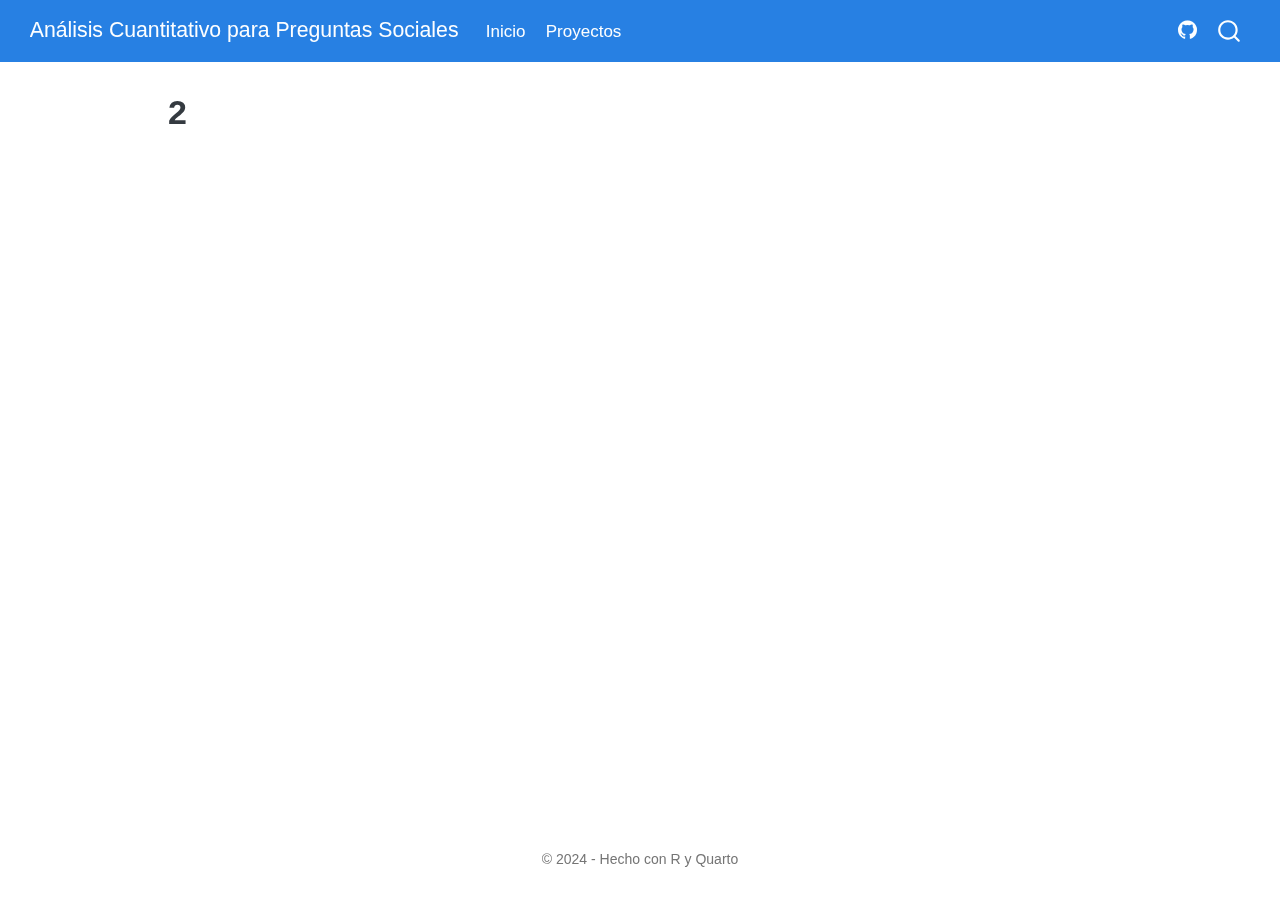
<file: docs/projects/proyecto-2.html>
<!DOCTYPE html>
<html xmlns="http://www.w3.org/1999/xhtml" lang="en" xml:lang="en"><head>

<meta charset="utf-8">
<meta name="generator" content="quarto-1.7.32">

<meta name="viewport" content="width=device-width, initial-scale=1.0, user-scalable=yes">


<title>2 – Análisis Cuantitativo para Preguntas Sociales</title>
<style>
code{white-space: pre-wrap;}
span.smallcaps{font-variant: small-caps;}
div.columns{display: flex; gap: min(4vw, 1.5em);}
div.column{flex: auto; overflow-x: auto;}
div.hanging-indent{margin-left: 1.5em; text-indent: -1.5em;}
ul.task-list{list-style: none;}
ul.task-list li input[type="checkbox"] {
  width: 0.8em;
  margin: 0 0.8em 0.2em -1em; /* quarto-specific, see https://github.com/quarto-dev/quarto-cli/issues/4556 */ 
  vertical-align: middle;
}
</style>


<script src="../site_libs/quarto-nav/quarto-nav.js"></script>
<script src="../site_libs/quarto-nav/headroom.min.js"></script>
<script src="../site_libs/clipboard/clipboard.min.js"></script>
<script src="../site_libs/quarto-search/autocomplete.umd.js"></script>
<script src="../site_libs/quarto-search/fuse.min.js"></script>
<script src="../site_libs/quarto-search/quarto-search.js"></script>
<meta name="quarto:offset" content="../">
<script src="../site_libs/quarto-html/quarto.js" type="module"></script>
<script src="../site_libs/quarto-html/tabsets/tabsets.js" type="module"></script>
<script src="../site_libs/quarto-html/popper.min.js"></script>
<script src="../site_libs/quarto-html/tippy.umd.min.js"></script>
<script src="../site_libs/quarto-html/anchor.min.js"></script>
<link href="../site_libs/quarto-html/tippy.css" rel="stylesheet">
<link href="../site_libs/quarto-html/quarto-syntax-highlighting-37eea08aefeeee20ff55810ff984fec1.css" rel="stylesheet" id="quarto-text-highlighting-styles">
<script src="../site_libs/bootstrap/bootstrap.min.js"></script>
<link href="../site_libs/bootstrap/bootstrap-icons.css" rel="stylesheet">
<link href="../site_libs/bootstrap/bootstrap-b3aed8deb8408878d0e4e165d993d59e.min.css" rel="stylesheet" append-hash="true" id="quarto-bootstrap" data-mode="light">
<script id="quarto-search-options" type="application/json">{
  "location": "navbar",
  "copy-button": false,
  "collapse-after": 3,
  "panel-placement": "end",
  "type": "overlay",
  "limit": 50,
  "keyboard-shortcut": [
    "f",
    "/",
    "s"
  ],
  "show-item-context": false,
  "language": {
    "search-no-results-text": "No results",
    "search-matching-documents-text": "matching documents",
    "search-copy-link-title": "Copy link to search",
    "search-hide-matches-text": "Hide additional matches",
    "search-more-match-text": "more match in this document",
    "search-more-matches-text": "more matches in this document",
    "search-clear-button-title": "Clear",
    "search-text-placeholder": "",
    "search-detached-cancel-button-title": "Cancel",
    "search-submit-button-title": "Submit",
    "search-label": "Search"
  }
}</script>


<link rel="stylesheet" href="../styles.css">
</head>

<body class="nav-fixed quarto-light">

<div id="quarto-search-results"></div>
  <header id="quarto-header" class="headroom fixed-top">
    <nav class="navbar navbar-expand-lg " data-bs-theme="dark">
      <div class="navbar-container container-fluid">
      <div class="navbar-brand-container mx-auto">
    <a class="navbar-brand" href="../index.html">
    <span class="navbar-title">Análisis Cuantitativo para Preguntas Sociales</span>
    </a>
  </div>
            <div id="quarto-search" class="" title="Search"></div>
          <button class="navbar-toggler" type="button" data-bs-toggle="collapse" data-bs-target="#navbarCollapse" aria-controls="navbarCollapse" role="menu" aria-expanded="false" aria-label="Toggle navigation" onclick="if (window.quartoToggleHeadroom) { window.quartoToggleHeadroom(); }">
  <span class="navbar-toggler-icon"></span>
</button>
          <div class="collapse navbar-collapse" id="navbarCollapse">
            <ul class="navbar-nav navbar-nav-scroll me-auto">
  <li class="nav-item">
    <a class="nav-link" href="../index.html"> 
<span class="menu-text">Inicio</span></a>
  </li>  
  <li class="nav-item">
    <a class="nav-link" href="../projects/index.html"> 
<span class="menu-text">Proyectos</span></a>
  </li>  
</ul>
            <ul class="navbar-nav navbar-nav-scroll ms-auto">
  <li class="nav-item compact">
    <a class="nav-link" href="https://github.com/Mayari27"> <i class="bi bi-github" role="img">
</i> 
<span class="menu-text"></span></a>
  </li>  
</ul>
          </div> <!-- /navcollapse -->
            <div class="quarto-navbar-tools">
</div>
      </div> <!-- /container-fluid -->
    </nav>
</header>
<!-- content -->
<div id="quarto-content" class="quarto-container page-columns page-rows-contents page-layout-article page-navbar">
<!-- sidebar -->
<!-- margin-sidebar -->
    <div id="quarto-margin-sidebar" class="sidebar margin-sidebar zindex-bottom">
        
    </div>
<!-- main -->
<main class="content" id="quarto-document-content">

<header id="title-block-header" class="quarto-title-block default">
<div class="quarto-title">
<h1 class="title">2</h1>
</div>



<div class="quarto-title-meta">

    
  
    
  </div>
  


</header>





</main> <!-- /main -->
<script id="quarto-html-after-body" type="application/javascript">
  window.document.addEventListener("DOMContentLoaded", function (event) {
    const icon = "";
    const anchorJS = new window.AnchorJS();
    anchorJS.options = {
      placement: 'right',
      icon: icon
    };
    anchorJS.add('.anchored');
    const isCodeAnnotation = (el) => {
      for (const clz of el.classList) {
        if (clz.startsWith('code-annotation-')) {                     
          return true;
        }
      }
      return false;
    }
    const onCopySuccess = function(e) {
      // button target
      const button = e.trigger;
      // don't keep focus
      button.blur();
      // flash "checked"
      button.classList.add('code-copy-button-checked');
      var currentTitle = button.getAttribute("title");
      button.setAttribute("title", "Copied!");
      let tooltip;
      if (window.bootstrap) {
        button.setAttribute("data-bs-toggle", "tooltip");
        button.setAttribute("data-bs-placement", "left");
        button.setAttribute("data-bs-title", "Copied!");
        tooltip = new bootstrap.Tooltip(button, 
          { trigger: "manual", 
            customClass: "code-copy-button-tooltip",
            offset: [0, -8]});
        tooltip.show();    
      }
      setTimeout(function() {
        if (tooltip) {
          tooltip.hide();
          button.removeAttribute("data-bs-title");
          button.removeAttribute("data-bs-toggle");
          button.removeAttribute("data-bs-placement");
        }
        button.setAttribute("title", currentTitle);
        button.classList.remove('code-copy-button-checked');
      }, 1000);
      // clear code selection
      e.clearSelection();
    }
    const getTextToCopy = function(trigger) {
        const codeEl = trigger.previousElementSibling.cloneNode(true);
        for (const childEl of codeEl.children) {
          if (isCodeAnnotation(childEl)) {
            childEl.remove();
          }
        }
        return codeEl.innerText;
    }
    const clipboard = new window.ClipboardJS('.code-copy-button:not([data-in-quarto-modal])', {
      text: getTextToCopy
    });
    clipboard.on('success', onCopySuccess);
    if (window.document.getElementById('quarto-embedded-source-code-modal')) {
      const clipboardModal = new window.ClipboardJS('.code-copy-button[data-in-quarto-modal]', {
        text: getTextToCopy,
        container: window.document.getElementById('quarto-embedded-source-code-modal')
      });
      clipboardModal.on('success', onCopySuccess);
    }
      var localhostRegex = new RegExp(/^(?:http|https):\/\/localhost\:?[0-9]*\//);
      var mailtoRegex = new RegExp(/^mailto:/);
        var filterRegex = new RegExp('/' + window.location.host + '/');
      var isInternal = (href) => {
          return filterRegex.test(href) || localhostRegex.test(href) || mailtoRegex.test(href);
      }
      // Inspect non-navigation links and adorn them if external
     var links = window.document.querySelectorAll('a[href]:not(.nav-link):not(.navbar-brand):not(.toc-action):not(.sidebar-link):not(.sidebar-item-toggle):not(.pagination-link):not(.no-external):not([aria-hidden]):not(.dropdown-item):not(.quarto-navigation-tool):not(.about-link)');
      for (var i=0; i<links.length; i++) {
        const link = links[i];
        if (!isInternal(link.href)) {
          // undo the damage that might have been done by quarto-nav.js in the case of
          // links that we want to consider external
          if (link.dataset.originalHref !== undefined) {
            link.href = link.dataset.originalHref;
          }
        }
      }
    function tippyHover(el, contentFn, onTriggerFn, onUntriggerFn) {
      const config = {
        allowHTML: true,
        maxWidth: 500,
        delay: 100,
        arrow: false,
        appendTo: function(el) {
            return el.parentElement;
        },
        interactive: true,
        interactiveBorder: 10,
        theme: 'quarto',
        placement: 'bottom-start',
      };
      if (contentFn) {
        config.content = contentFn;
      }
      if (onTriggerFn) {
        config.onTrigger = onTriggerFn;
      }
      if (onUntriggerFn) {
        config.onUntrigger = onUntriggerFn;
      }
      window.tippy(el, config); 
    }
    const noterefs = window.document.querySelectorAll('a[role="doc-noteref"]');
    for (var i=0; i<noterefs.length; i++) {
      const ref = noterefs[i];
      tippyHover(ref, function() {
        // use id or data attribute instead here
        let href = ref.getAttribute('data-footnote-href') || ref.getAttribute('href');
        try { href = new URL(href).hash; } catch {}
        const id = href.replace(/^#\/?/, "");
        const note = window.document.getElementById(id);
        if (note) {
          return note.innerHTML;
        } else {
          return "";
        }
      });
    }
    const xrefs = window.document.querySelectorAll('a.quarto-xref');
    const processXRef = (id, note) => {
      // Strip column container classes
      const stripColumnClz = (el) => {
        el.classList.remove("page-full", "page-columns");
        if (el.children) {
          for (const child of el.children) {
            stripColumnClz(child);
          }
        }
      }
      stripColumnClz(note)
      if (id === null || id.startsWith('sec-')) {
        // Special case sections, only their first couple elements
        const container = document.createElement("div");
        if (note.children && note.children.length > 2) {
          container.appendChild(note.children[0].cloneNode(true));
          for (let i = 1; i < note.children.length; i++) {
            const child = note.children[i];
            if (child.tagName === "P" && child.innerText === "") {
              continue;
            } else {
              container.appendChild(child.cloneNode(true));
              break;
            }
          }
          if (window.Quarto?.typesetMath) {
            window.Quarto.typesetMath(container);
          }
          return container.innerHTML
        } else {
          if (window.Quarto?.typesetMath) {
            window.Quarto.typesetMath(note);
          }
          return note.innerHTML;
        }
      } else {
        // Remove any anchor links if they are present
        const anchorLink = note.querySelector('a.anchorjs-link');
        if (anchorLink) {
          anchorLink.remove();
        }
        if (window.Quarto?.typesetMath) {
          window.Quarto.typesetMath(note);
        }
        if (note.classList.contains("callout")) {
          return note.outerHTML;
        } else {
          return note.innerHTML;
        }
      }
    }
    for (var i=0; i<xrefs.length; i++) {
      const xref = xrefs[i];
      tippyHover(xref, undefined, function(instance) {
        instance.disable();
        let url = xref.getAttribute('href');
        let hash = undefined; 
        if (url.startsWith('#')) {
          hash = url;
        } else {
          try { hash = new URL(url).hash; } catch {}
        }
        if (hash) {
          const id = hash.replace(/^#\/?/, "");
          const note = window.document.getElementById(id);
          if (note !== null) {
            try {
              const html = processXRef(id, note.cloneNode(true));
              instance.setContent(html);
            } finally {
              instance.enable();
              instance.show();
            }
          } else {
            // See if we can fetch this
            fetch(url.split('#')[0])
            .then(res => res.text())
            .then(html => {
              const parser = new DOMParser();
              const htmlDoc = parser.parseFromString(html, "text/html");
              const note = htmlDoc.getElementById(id);
              if (note !== null) {
                const html = processXRef(id, note);
                instance.setContent(html);
              } 
            }).finally(() => {
              instance.enable();
              instance.show();
            });
          }
        } else {
          // See if we can fetch a full url (with no hash to target)
          // This is a special case and we should probably do some content thinning / targeting
          fetch(url)
          .then(res => res.text())
          .then(html => {
            const parser = new DOMParser();
            const htmlDoc = parser.parseFromString(html, "text/html");
            const note = htmlDoc.querySelector('main.content');
            if (note !== null) {
              // This should only happen for chapter cross references
              // (since there is no id in the URL)
              // remove the first header
              if (note.children.length > 0 && note.children[0].tagName === "HEADER") {
                note.children[0].remove();
              }
              const html = processXRef(null, note);
              instance.setContent(html);
            } 
          }).finally(() => {
            instance.enable();
            instance.show();
          });
        }
      }, function(instance) {
      });
    }
        let selectedAnnoteEl;
        const selectorForAnnotation = ( cell, annotation) => {
          let cellAttr = 'data-code-cell="' + cell + '"';
          let lineAttr = 'data-code-annotation="' +  annotation + '"';
          const selector = 'span[' + cellAttr + '][' + lineAttr + ']';
          return selector;
        }
        const selectCodeLines = (annoteEl) => {
          const doc = window.document;
          const targetCell = annoteEl.getAttribute("data-target-cell");
          const targetAnnotation = annoteEl.getAttribute("data-target-annotation");
          const annoteSpan = window.document.querySelector(selectorForAnnotation(targetCell, targetAnnotation));
          const lines = annoteSpan.getAttribute("data-code-lines").split(",");
          const lineIds = lines.map((line) => {
            return targetCell + "-" + line;
          })
          let top = null;
          let height = null;
          let parent = null;
          if (lineIds.length > 0) {
              //compute the position of the single el (top and bottom and make a div)
              const el = window.document.getElementById(lineIds[0]);
              top = el.offsetTop;
              height = el.offsetHeight;
              parent = el.parentElement.parentElement;
            if (lineIds.length > 1) {
              const lastEl = window.document.getElementById(lineIds[lineIds.length - 1]);
              const bottom = lastEl.offsetTop + lastEl.offsetHeight;
              height = bottom - top;
            }
            if (top !== null && height !== null && parent !== null) {
              // cook up a div (if necessary) and position it 
              let div = window.document.getElementById("code-annotation-line-highlight");
              if (div === null) {
                div = window.document.createElement("div");
                div.setAttribute("id", "code-annotation-line-highlight");
                div.style.position = 'absolute';
                parent.appendChild(div);
              }
              div.style.top = top - 2 + "px";
              div.style.height = height + 4 + "px";
              div.style.left = 0;
              let gutterDiv = window.document.getElementById("code-annotation-line-highlight-gutter");
              if (gutterDiv === null) {
                gutterDiv = window.document.createElement("div");
                gutterDiv.setAttribute("id", "code-annotation-line-highlight-gutter");
                gutterDiv.style.position = 'absolute';
                const codeCell = window.document.getElementById(targetCell);
                const gutter = codeCell.querySelector('.code-annotation-gutter');
                gutter.appendChild(gutterDiv);
              }
              gutterDiv.style.top = top - 2 + "px";
              gutterDiv.style.height = height + 4 + "px";
            }
            selectedAnnoteEl = annoteEl;
          }
        };
        const unselectCodeLines = () => {
          const elementsIds = ["code-annotation-line-highlight", "code-annotation-line-highlight-gutter"];
          elementsIds.forEach((elId) => {
            const div = window.document.getElementById(elId);
            if (div) {
              div.remove();
            }
          });
          selectedAnnoteEl = undefined;
        };
          // Handle positioning of the toggle
      window.addEventListener(
        "resize",
        throttle(() => {
          elRect = undefined;
          if (selectedAnnoteEl) {
            selectCodeLines(selectedAnnoteEl);
          }
        }, 10)
      );
      function throttle(fn, ms) {
      let throttle = false;
      let timer;
        return (...args) => {
          if(!throttle) { // first call gets through
              fn.apply(this, args);
              throttle = true;
          } else { // all the others get throttled
              if(timer) clearTimeout(timer); // cancel #2
              timer = setTimeout(() => {
                fn.apply(this, args);
                timer = throttle = false;
              }, ms);
          }
        };
      }
        // Attach click handler to the DT
        const annoteDls = window.document.querySelectorAll('dt[data-target-cell]');
        for (const annoteDlNode of annoteDls) {
          annoteDlNode.addEventListener('click', (event) => {
            const clickedEl = event.target;
            if (clickedEl !== selectedAnnoteEl) {
              unselectCodeLines();
              const activeEl = window.document.querySelector('dt[data-target-cell].code-annotation-active');
              if (activeEl) {
                activeEl.classList.remove('code-annotation-active');
              }
              selectCodeLines(clickedEl);
              clickedEl.classList.add('code-annotation-active');
            } else {
              // Unselect the line
              unselectCodeLines();
              clickedEl.classList.remove('code-annotation-active');
            }
          });
        }
    const findCites = (el) => {
      const parentEl = el.parentElement;
      if (parentEl) {
        const cites = parentEl.dataset.cites;
        if (cites) {
          return {
            el,
            cites: cites.split(' ')
          };
        } else {
          return findCites(el.parentElement)
        }
      } else {
        return undefined;
      }
    };
    var bibliorefs = window.document.querySelectorAll('a[role="doc-biblioref"]');
    for (var i=0; i<bibliorefs.length; i++) {
      const ref = bibliorefs[i];
      const citeInfo = findCites(ref);
      if (citeInfo) {
        tippyHover(citeInfo.el, function() {
          var popup = window.document.createElement('div');
          citeInfo.cites.forEach(function(cite) {
            var citeDiv = window.document.createElement('div');
            citeDiv.classList.add('hanging-indent');
            citeDiv.classList.add('csl-entry');
            var biblioDiv = window.document.getElementById('ref-' + cite);
            if (biblioDiv) {
              citeDiv.innerHTML = biblioDiv.innerHTML;
            }
            popup.appendChild(citeDiv);
          });
          return popup.innerHTML;
        });
      }
    }
  });
  </script>
</div> <!-- /content -->
<footer class="footer">
  <div class="nav-footer">
    <div class="nav-footer-left">
      &nbsp;
    </div>   
    <div class="nav-footer-center">
<p>© 2024 - Hecho con R y Quarto</p>
</div>
    <div class="nav-footer-right">
      &nbsp;
    </div>
  </div>
</footer>




</body></html>
</file>
<file: _projects/Proyecto 1_files/libs/quarto-html/tippy.css>
.tippy-box[data-animation=fade][data-state=hidden]{opacity:0}[data-tippy-root]{max-width:calc(100vw - 10px)}.tippy-box{position:relative;background-color:#333;color:#fff;border-radius:4px;font-size:14px;line-height:1.4;white-space:normal;outline:0;transition-property:transform,visibility,opacity}.tippy-box[data-placement^=top]>.tippy-arrow{bottom:0}.tippy-box[data-placement^=top]>.tippy-arrow:before{bottom:-7px;left:0;border-width:8px 8px 0;border-top-color:initial;transform-origin:center top}.tippy-box[data-placement^=bottom]>.tippy-arrow{top:0}.tippy-box[data-placement^=bottom]>.tippy-arrow:before{top:-7px;left:0;border-width:0 8px 8px;border-bottom-color:initial;transform-origin:center bottom}.tippy-box[data-placement^=left]>.tippy-arrow{right:0}.tippy-box[data-placement^=left]>.tippy-arrow:before{border-width:8px 0 8px 8px;border-left-color:initial;right:-7px;transform-origin:center left}.tippy-box[data-placement^=right]>.tippy-arrow{left:0}.tippy-box[data-placement^=right]>.tippy-arrow:before{left:-7px;border-width:8px 8px 8px 0;border-right-color:initial;transform-origin:center right}.tippy-box[data-inertia][data-state=visible]{transition-timing-function:cubic-bezier(.54,1.5,.38,1.11)}.tippy-arrow{width:16px;height:16px;color:#333}.tippy-arrow:before{content:"";position:absolute;border-color:transparent;border-style:solid}.tippy-content{position:relative;padding:5px 9px;z-index:1}
</file>
<file: _projects/Proyecto 1_files/libs/quarto-html/quarto-syntax-highlighting-37eea08aefeeee20ff55810ff984fec1.css>
/* quarto syntax highlight colors */
:root {
  --quarto-hl-ot-color: #003B4F;
  --quarto-hl-at-color: #657422;
  --quarto-hl-ss-color: #20794D;
  --quarto-hl-an-color: #5E5E5E;
  --quarto-hl-fu-color: #4758AB;
  --quarto-hl-st-color: #20794D;
  --quarto-hl-cf-color: #003B4F;
  --quarto-hl-op-color: #5E5E5E;
  --quarto-hl-er-color: #AD0000;
  --quarto-hl-bn-color: #AD0000;
  --quarto-hl-al-color: #AD0000;
  --quarto-hl-va-color: #111111;
  --quarto-hl-bu-color: inherit;
  --quarto-hl-ex-color: inherit;
  --quarto-hl-pp-color: #AD0000;
  --quarto-hl-in-color: #5E5E5E;
  --quarto-hl-vs-color: #20794D;
  --quarto-hl-wa-color: #5E5E5E;
  --quarto-hl-do-color: #5E5E5E;
  --quarto-hl-im-color: #00769E;
  --quarto-hl-ch-color: #20794D;
  --quarto-hl-dt-color: #AD0000;
  --quarto-hl-fl-color: #AD0000;
  --quarto-hl-co-color: #5E5E5E;
  --quarto-hl-cv-color: #5E5E5E;
  --quarto-hl-cn-color: #8f5902;
  --quarto-hl-sc-color: #5E5E5E;
  --quarto-hl-dv-color: #AD0000;
  --quarto-hl-kw-color: #003B4F;
}

/* other quarto variables */
:root {
  --quarto-font-monospace: SFMono-Regular, Menlo, Monaco, Consolas, "Liberation Mono", "Courier New", monospace;
}

/* syntax highlight based on Pandoc's rules */
pre > code.sourceCode > span {
  color: #003B4F;
}

code.sourceCode > span {
  color: #003B4F;
}

div.sourceCode,
div.sourceCode pre.sourceCode {
  color: #003B4F;
}

/* Normal */
code span {
  color: #003B4F;
}

/* Alert */
code span.al {
  color: #AD0000;
  font-style: inherit;
}

/* Annotation */
code span.an {
  color: #5E5E5E;
  font-style: inherit;
}

/* Attribute */
code span.at {
  color: #657422;
  font-style: inherit;
}

/* BaseN */
code span.bn {
  color: #AD0000;
  font-style: inherit;
}

/* BuiltIn */
code span.bu {
  font-style: inherit;
}

/* ControlFlow */
code span.cf {
  color: #003B4F;
  font-weight: bold;
  font-style: inherit;
}

/* Char */
code span.ch {
  color: #20794D;
  font-style: inherit;
}

/* Constant */
code span.cn {
  color: #8f5902;
  font-style: inherit;
}

/* Comment */
code span.co {
  color: #5E5E5E;
  font-style: inherit;
}

/* CommentVar */
code span.cv {
  color: #5E5E5E;
  font-style: italic;
}

/* Documentation */
code span.do {
  color: #5E5E5E;
  font-style: italic;
}

/* DataType */
code span.dt {
  color: #AD0000;
  font-style: inherit;
}

/* DecVal */
code span.dv {
  color: #AD0000;
  font-style: inherit;
}

/* Error */
code span.er {
  color: #AD0000;
  font-style: inherit;
}

/* Extension */
code span.ex {
  font-style: inherit;
}

/* Float */
code span.fl {
  color: #AD0000;
  font-style: inherit;
}

/* Function */
code span.fu {
  color: #4758AB;
  font-style: inherit;
}

/* Import */
code span.im {
  color: #00769E;
  font-style: inherit;
}

/* Information */
code span.in {
  color: #5E5E5E;
  font-style: inherit;
}

/* Keyword */
code span.kw {
  color: #003B4F;
  font-weight: bold;
  font-style: inherit;
}

/* Operator */
code span.op {
  color: #5E5E5E;
  font-style: inherit;
}

/* Other */
code span.ot {
  color: #003B4F;
  font-style: inherit;
}

/* Preprocessor */
code span.pp {
  color: #AD0000;
  font-style: inherit;
}

/* SpecialChar */
code span.sc {
  color: #5E5E5E;
  font-style: inherit;
}

/* SpecialString */
code span.ss {
  color: #20794D;
  font-style: inherit;
}

/* String */
code span.st {
  color: #20794D;
  font-style: inherit;
}

/* Variable */
code span.va {
  color: #111111;
  font-style: inherit;
}

/* VerbatimString */
code span.vs {
  color: #20794D;
  font-style: inherit;
}

/* Warning */
code span.wa {
  color: #5E5E5E;
  font-style: italic;
}

.prevent-inlining {
  content: "</";
}

/*# sourceMappingURL=27d3d809615f7771493d095567f04340.css.map */
</file>
<file: docs/site_libs/quarto-html/tippy.css>
.tippy-box[data-animation=fade][data-state=hidden]{opacity:0}[data-tippy-root]{max-width:calc(100vw - 10px)}.tippy-box{position:relative;background-color:#333;color:#fff;border-radius:4px;font-size:14px;line-height:1.4;white-space:normal;outline:0;transition-property:transform,visibility,opacity}.tippy-box[data-placement^=top]>.tippy-arrow{bottom:0}.tippy-box[data-placement^=top]>.tippy-arrow:before{bottom:-7px;left:0;border-width:8px 8px 0;border-top-color:initial;transform-origin:center top}.tippy-box[data-placement^=bottom]>.tippy-arrow{top:0}.tippy-box[data-placement^=bottom]>.tippy-arrow:before{top:-7px;left:0;border-width:0 8px 8px;border-bottom-color:initial;transform-origin:center bottom}.tippy-box[data-placement^=left]>.tippy-arrow{right:0}.tippy-box[data-placement^=left]>.tippy-arrow:before{border-width:8px 0 8px 8px;border-left-color:initial;right:-7px;transform-origin:center left}.tippy-box[data-placement^=right]>.tippy-arrow{left:0}.tippy-box[data-placement^=right]>.tippy-arrow:before{left:-7px;border-width:8px 8px 8px 0;border-right-color:initial;transform-origin:center right}.tippy-box[data-inertia][data-state=visible]{transition-timing-function:cubic-bezier(.54,1.5,.38,1.11)}.tippy-arrow{width:16px;height:16px;color:#333}.tippy-arrow:before{content:"";position:absolute;border-color:transparent;border-style:solid}.tippy-content{position:relative;padding:5px 9px;z-index:1}
</file>
<file: docs/site_libs/quarto-html/quarto-syntax-highlighting-90c2643ab6f776117e85fdd60cb25922.css>
/* quarto syntax highlight colors */
:root {
  --quarto-hl-al-color: #f51818;
  --quarto-hl-an-color: #e6ba7e;
  --quarto-hl-at-color: #399ee6;
  --quarto-hl-bn-color: #ff9940;
  --quarto-hl-bu-color: #4cbf99;
  --quarto-hl-ch-color: #4cbf99;
  --quarto-hl-co-color: #607880;
  --quarto-hl-cv-color: #a37acc;
  --quarto-hl-cn-color: #a37acc;
  --quarto-hl-cf-color: #fa8d3e;
  --quarto-hl-dt-color: #fa8d3e;
  --quarto-hl-dv-color: #ff9940;
  --quarto-hl-do-color: #607880;
  --quarto-hl-er-color: #f51818;
  --quarto-hl-ex-color: #399ee6;
  --quarto-hl-fl-color: #ff9940;
  --quarto-hl-fu-color: #f2ae49;
  --quarto-hl-im-color: #86b300;
  --quarto-hl-in-color: #ff9940;
  --quarto-hl-kw-color: #fa8d3e;
  --quarto-hl-op-color: #ed9366;
  --quarto-hl-pp-color: #f07171;
  --quarto-hl-re-color: #399ee6;
  --quarto-hl-sc-color: #4cbf99;
  --quarto-hl-ss-color: #4cbf99;
  --quarto-hl-st-color: #86b300;
  --quarto-hl-va-color: #55b4d4;
  --quarto-hl-vs-color: #86b300;
  --quarto-hl-wa-color: #f07171;
}

/* other quarto variables */
:root {
  --quarto-font-monospace: SFMono-Regular, Menlo, Monaco, Consolas, "Liberation Mono", "Courier New", monospace;
}

/* syntax highlight based on Pandoc's rules */
pre > code.sourceCode > span {
  color: #575f66;
}

code.sourceCode > span {
  color: #575f66;
}

div.sourceCode,
div.sourceCode pre.sourceCode {
  color: #575f66;
}

/* Normal */
code span {
  color: #575f66;
}

/* Alert */
code span.al {
  background-color: #faefef;
  font-weight: bold;
  color: #f51818;
}

/* Annotation */
code span.an {
  color: #e6ba7e;
}

/* Attribute */
code span.at {
  color: #399ee6;
}

/* BaseN */
code span.bn {
  color: #ff9940;
}

/* BuiltIn */
code span.bu {
  color: #4cbf99;
}

/* ControlFlow */
code span.cf {
  font-weight: bold;
  color: #fa8d3e;
}

/* Char */
code span.ch {
  color: #4cbf99;
}

/* Constant */
code span.cn {
  color: #a37acc;
}

/* Comment */
code span.co {
  font-style: italic;
  color: #607880;
}

/* CommentVar */
code span.cv {
  color: #a37acc;
}

/* Documentation */
code span.do {
  color: #607880;
}

/* DataType */
code span.dt {
  color: #fa8d3e;
}

/* DecVal */
code span.dv {
  color: #ff9940;
}

/* Error */
code span.er {
  color: #f51818;
  text-decoration: underline;
}

/* Extension */
code span.ex {
  font-weight: bold;
  color: #399ee6;
}

/* Float */
code span.fl {
  color: #ff9940;
}

/* Function */
code span.fu {
  color: #f2ae49;
}

/* Import */
code span.im {
  color: #86b300;
}

/* Information */
code span.in {
  color: #ff9940;
}

/* Keyword */
code span.kw {
  font-weight: bold;
  color: #fa8d3e;
}

/* Operator */
code span.op {
  color: #ed9366;
}

/* Preprocessor */
code span.pp {
  color: #f07171;
}

/* RegionMarker */
code span.re {
  background-color: #ddecf3;
  color: #399ee6;
}

/* SpecialChar */
code span.sc {
  color: #4cbf99;
}

/* SpecialString */
code span.ss {
  color: #4cbf99;
}

/* String */
code span.st {
  color: #86b300;
}

/* Variable */
code span.va {
  color: #55b4d4;
}

/* VerbatimString */
code span.vs {
  color: #86b300;
}

/* Warning */
code span.wa {
  color: #f07171;
}

.prevent-inlining {
  content: "</";
}

/*# sourceMappingURL=b6ada060e500ab13c9bfafb8814a1e77.css.map */
</file>
<file: docs/styles.css>
/* styles.css */
:root {
  --primary-color: #2E86AB;
  --secondary-color: #A23B72;
  --accent-color: #F18F01;
}

body {
  font-family: 'Segoe UI', Tahoma, Geneva, Verdana, sans-serif;
}

/* Hero section */
.hero {
  background: linear-gradient(135deg, var(--primary-color) 0%, #4a90e2 100%);
  color: white;
  padding: 4rem 0;
  margin-bottom: 3rem;
  border-radius: 0 0 20px 20px;
}

.hero h1 {
  font-size: 3rem;
  font-weight: 700;
}

/* Tarjetas de proyectos */
.project-card {
  transition: transform 0.3s ease;
  height: 100%;
  border-radius: 10px;
  overflow: hidden;
  box-shadow: 0 4px 6px rgba(0,0,0,0.1);
  margin-bottom: 2rem;
}

.project-card:hover {
  transform: translateY(-5px);
  box-shadow: 0 8px 15px rgba(0,0,0,0.15);
}

.card-img-container {
  height: 200px;
  overflow: hidden;
}

.card-img-container img {
  width: 100%;
  height: 100%;
  object-fit: cover;
}

/* Estadísticas */
.stat-card {
  text-align: center;
  padding: 1.5rem;
  background: white;
  border-radius: 10px;
  box-shadow: 0 4px 6px rgba(0,0,0,0.05);
  margin: 1rem;
}

.stat-card h3 {
  font-weight: 800;
  color: var(--primary-color);
}

/* Responsive */
@media (max-width: 768px) {
  .hero h1 {
    font-size: 2rem;
  }
  
  .stat-card {
    margin-bottom: 1rem;
  }
}
</file>
<file: docs/site_libs/quarto-html/quarto-syntax-highlighting-37eea08aefeeee20ff55810ff984fec1.css>
/* quarto syntax highlight colors */
:root {
  --quarto-hl-ot-color: #003B4F;
  --quarto-hl-at-color: #657422;
  --quarto-hl-ss-color: #20794D;
  --quarto-hl-an-color: #5E5E5E;
  --quarto-hl-fu-color: #4758AB;
  --quarto-hl-st-color: #20794D;
  --quarto-hl-cf-color: #003B4F;
  --quarto-hl-op-color: #5E5E5E;
  --quarto-hl-er-color: #AD0000;
  --quarto-hl-bn-color: #AD0000;
  --quarto-hl-al-color: #AD0000;
  --quarto-hl-va-color: #111111;
  --quarto-hl-bu-color: inherit;
  --quarto-hl-ex-color: inherit;
  --quarto-hl-pp-color: #AD0000;
  --quarto-hl-in-color: #5E5E5E;
  --quarto-hl-vs-color: #20794D;
  --quarto-hl-wa-color: #5E5E5E;
  --quarto-hl-do-color: #5E5E5E;
  --quarto-hl-im-color: #00769E;
  --quarto-hl-ch-color: #20794D;
  --quarto-hl-dt-color: #AD0000;
  --quarto-hl-fl-color: #AD0000;
  --quarto-hl-co-color: #5E5E5E;
  --quarto-hl-cv-color: #5E5E5E;
  --quarto-hl-cn-color: #8f5902;
  --quarto-hl-sc-color: #5E5E5E;
  --quarto-hl-dv-color: #AD0000;
  --quarto-hl-kw-color: #003B4F;
}

/* other quarto variables */
:root {
  --quarto-font-monospace: SFMono-Regular, Menlo, Monaco, Consolas, "Liberation Mono", "Courier New", monospace;
}

/* syntax highlight based on Pandoc's rules */
pre > code.sourceCode > span {
  color: #003B4F;
}

code.sourceCode > span {
  color: #003B4F;
}

div.sourceCode,
div.sourceCode pre.sourceCode {
  color: #003B4F;
}

/* Normal */
code span {
  color: #003B4F;
}

/* Alert */
code span.al {
  color: #AD0000;
  font-style: inherit;
}

/* Annotation */
code span.an {
  color: #5E5E5E;
  font-style: inherit;
}

/* Attribute */
code span.at {
  color: #657422;
  font-style: inherit;
}

/* BaseN */
code span.bn {
  color: #AD0000;
  font-style: inherit;
}

/* BuiltIn */
code span.bu {
  font-style: inherit;
}

/* ControlFlow */
code span.cf {
  color: #003B4F;
  font-weight: bold;
  font-style: inherit;
}

/* Char */
code span.ch {
  color: #20794D;
  font-style: inherit;
}

/* Constant */
code span.cn {
  color: #8f5902;
  font-style: inherit;
}

/* Comment */
code span.co {
  color: #5E5E5E;
  font-style: inherit;
}

/* CommentVar */
code span.cv {
  color: #5E5E5E;
  font-style: italic;
}

/* Documentation */
code span.do {
  color: #5E5E5E;
  font-style: italic;
}

/* DataType */
code span.dt {
  color: #AD0000;
  font-style: inherit;
}

/* DecVal */
code span.dv {
  color: #AD0000;
  font-style: inherit;
}

/* Error */
code span.er {
  color: #AD0000;
  font-style: inherit;
}

/* Extension */
code span.ex {
  font-style: inherit;
}

/* Float */
code span.fl {
  color: #AD0000;
  font-style: inherit;
}

/* Function */
code span.fu {
  color: #4758AB;
  font-style: inherit;
}

/* Import */
code span.im {
  color: #00769E;
  font-style: inherit;
}

/* Information */
code span.in {
  color: #5E5E5E;
  font-style: inherit;
}

/* Keyword */
code span.kw {
  color: #003B4F;
  font-weight: bold;
  font-style: inherit;
}

/* Operator */
code span.op {
  color: #5E5E5E;
  font-style: inherit;
}

/* Other */
code span.ot {
  color: #003B4F;
  font-style: inherit;
}

/* Preprocessor */
code span.pp {
  color: #AD0000;
  font-style: inherit;
}

/* SpecialChar */
code span.sc {
  color: #5E5E5E;
  font-style: inherit;
}

/* SpecialString */
code span.ss {
  color: #20794D;
  font-style: inherit;
}

/* String */
code span.st {
  color: #20794D;
  font-style: inherit;
}

/* Variable */
code span.va {
  color: #111111;
  font-style: inherit;
}

/* VerbatimString */
code span.vs {
  color: #20794D;
  font-style: inherit;
}

/* Warning */
code span.wa {
  color: #5E5E5E;
  font-style: italic;
}

.prevent-inlining {
  content: "</";
}

/*# sourceMappingURL=27d3d809615f7771493d095567f04340.css.map */
</file>
